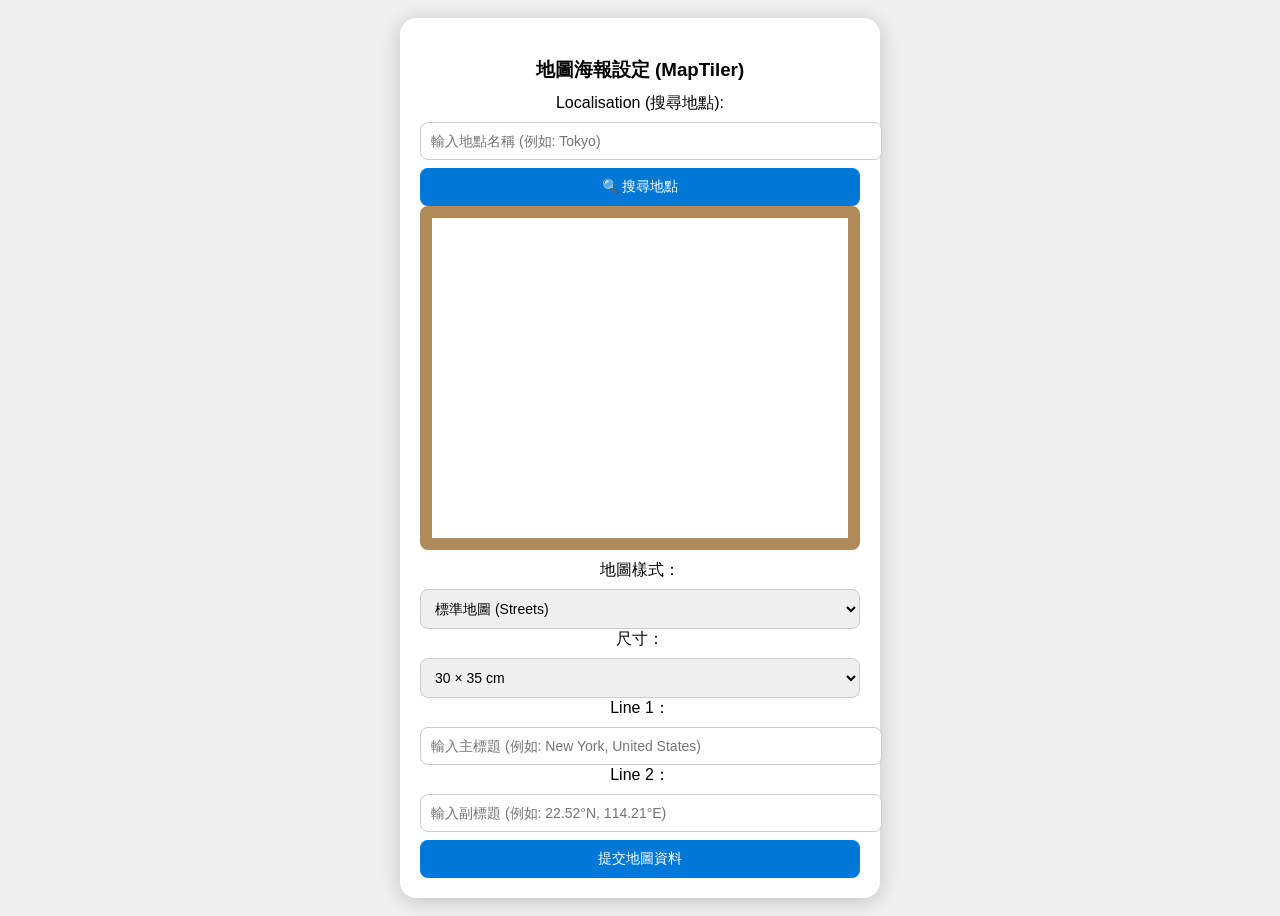
<file: maptiler3.html>
<!DOCTYPE html>
<html lang="zh-Hant">
<head>
<meta charset="utf-8" />
<title>地圖海報生成器 (MapTiler SDK)</title>

<!-- MapTiler SDK -->
<link href="https://cdn.maptiler.com/maptiler-sdk-js/v2.3.0/maptiler-sdk.css" rel="stylesheet" />
<script src="https://cdn.maptiler.com/maptiler-sdk-js/v2.3.0/maptiler-sdk.umd.js"></script>

<style>
  body {
    font-family: "Segoe UI", sans-serif;
    background: #f0f0f0;
    display: flex;
    justify-content: center;
    align-items: center;
    height: 100vh;
  }

  form {
    background: white;
    padding: 20px;
    border-radius: 16px;
    box-shadow: 0 3px 20px rgba(0,0,0,0.2);
    width: 440px;
    text-align: center;
  }

  #map-container {
    border: 12px solid #b08a58;
    border-radius: 8px;
    margin-bottom: 10px;
    position: relative;
    background: white;
  }

  #map {
    height: 320px;
    width: 100%;
    border-radius: 6px;
  }

  input, select, button {
    width: 100%;
    padding: 10px;
    margin-top: 8px;
    border-radius: 8px;
    border: 1px solid #ccc;
    font-size: 14px;
  }

  button {
    background: #0078d7;
    color: white;
    border: none;
    cursor: pointer;
  }

  button:hover {
    background: #005ea6;
  }

  h3 {
    margin-bottom: 10px;
  }
</style>
</head>
<body>

<form onsubmit="submitForm(event)">
  <h3>地圖海報設定 (MapTiler)</h3>
  
  <label>Localisation (搜尋地點):</label>
  <input type="text" id="searchBox" placeholder="輸入地點名稱 (例如: Tokyo)" />
  <button type="button" onclick="searchLocation()">🔍 搜尋地點</button>

  <div id="map-container">
    <div id="map"></div>
  </div>

  <label>地圖樣式：</label>
  <select id="styleSelect" onchange="changeStyle(this.value)">
    <option value="streets-v2">標準地圖 (Streets)</option>
    <option value="topo-v2">地形 (Topo)</option>
    <option value="toner">黑白 (Toner)</option>
    <option value="hybrid">衛星圖 (Satellite)</option>
    <option value="019a494f-40d6-7dba-b962-6a9805f9a927">暗黑金 (Dark and Gold)</option>
  </select>

  <label>尺寸：</label>
  <select id="sizeSelect">
    <option value="30x35">30 × 35 cm</option>
    <option value="40x45">40 × 45 cm</option>
    <option value="60x70">60 × 70 cm</option>
  </select>

  <label>Line 1：</label>
  <input type="text" id="line1" placeholder="輸入主標題 (例如: New York, United States)" />

  <label>Line 2：</label>
  <input type="text" id="line2" placeholder="輸入副標題 (例如: 22.52°N, 114.21°E)" />

  <button type="submit">提交地圖資料</button>
</form>

<script>
  // ✅ 換成你的 MapTiler API Key
  const MAPTILER_KEY = "41uGlS49ziRg4ChbWBH9";

  // 初始化 MapTiler SDK 設定
  maptilersdk.config.apiKey = MAPTILER_KEY;

  // 初始化地圖（預設用街道樣式）
  let map = new maptilersdk.Map({
    container: 'map',
    style: `https://api.maptiler.com/maps/streets-v2/style.json?key=${MAPTILER_KEY}`,
    center: [114.1694, 22.3193],
    zoom: 11
  });

  // 🗺️ 切換地圖樣式
  function changeStyle(styleId) {
    const url = `https://api.maptiler.com/maps/${styleId}/style.json?key=${MAPTILER_KEY}`;
    map.setStyle(url);
  }

  // 🔍 搜尋地點
  async function searchLocation() {
    const query = document.getElementById("searchBox").value.trim();
    if (!query) return alert("請輸入地點名稱");

    const url = `https://nominatim.openstreetmap.org/search?format=json&q=${encodeURIComponent(query)}`;
    try {
      const res = await fetch(url);
      const results = await res.json();

      if (results.length === 0) {
        alert("找不到該地點，請嘗試其他名稱");
        return;
      }

      const { lat, lon, display_name } = results[0];
      map.flyTo({ center: [lon, lat], zoom: 12 });
      document.getElementById("line1").value = display_name;
      document.getElementById("line2").value = `${parseFloat(lat).toFixed(2)}°N, ${parseFloat(lon).toFixed(2)}°E`;
    } catch (err) {
      console.error(err);
      alert("搜尋失敗");
    }
  }

  // 📤 提交表單
  function submitForm(e) {
    e.preventDefault();

    const center = map.getCenter();
    const bounds = map.getBounds();

    const data = {
      localisation: document.getElementById("searchBox").value,
      mapStyle: document.getElementById("styleSelect").value,
      size: document.getElementById("sizeSelect").value,
      line1: document.getElementById("line1").value,
      line2: document.getElementById("line2").value,
      zoom: map.getZoom(),
      center: { lat: center.lat, lng: center.lng },
      bounds: {
        south: bounds.getSouth(),
        west: bounds.getWest(),
        north: bounds.getNorth(),
        east: bounds.getEast()
      }
    };

    console.log(data);

    alert(
      `✅ 提交資料：\n\n` +
      `地點：${data.localisation}\n` +
      `樣式：${data.mapStyle}\n尺寸：${data.size}\n` +
      `Line1：${data.line1}\nLine2：${data.line2}\n\n` +
      `中心：${data.center.lat.toFixed(4)}, ${data.center.lng.toFixed(4)}\n` +
      `地圖範圍：南=${data.bounds.south.toFixed(4)}, 西=${data.bounds.west.toFixed(4)}\n北=${data.bounds.north.toFixed(4)}, 東=${data.bounds.east.toFixed(4)}`
    );
  }
</script>

</body>
</html>
</file>
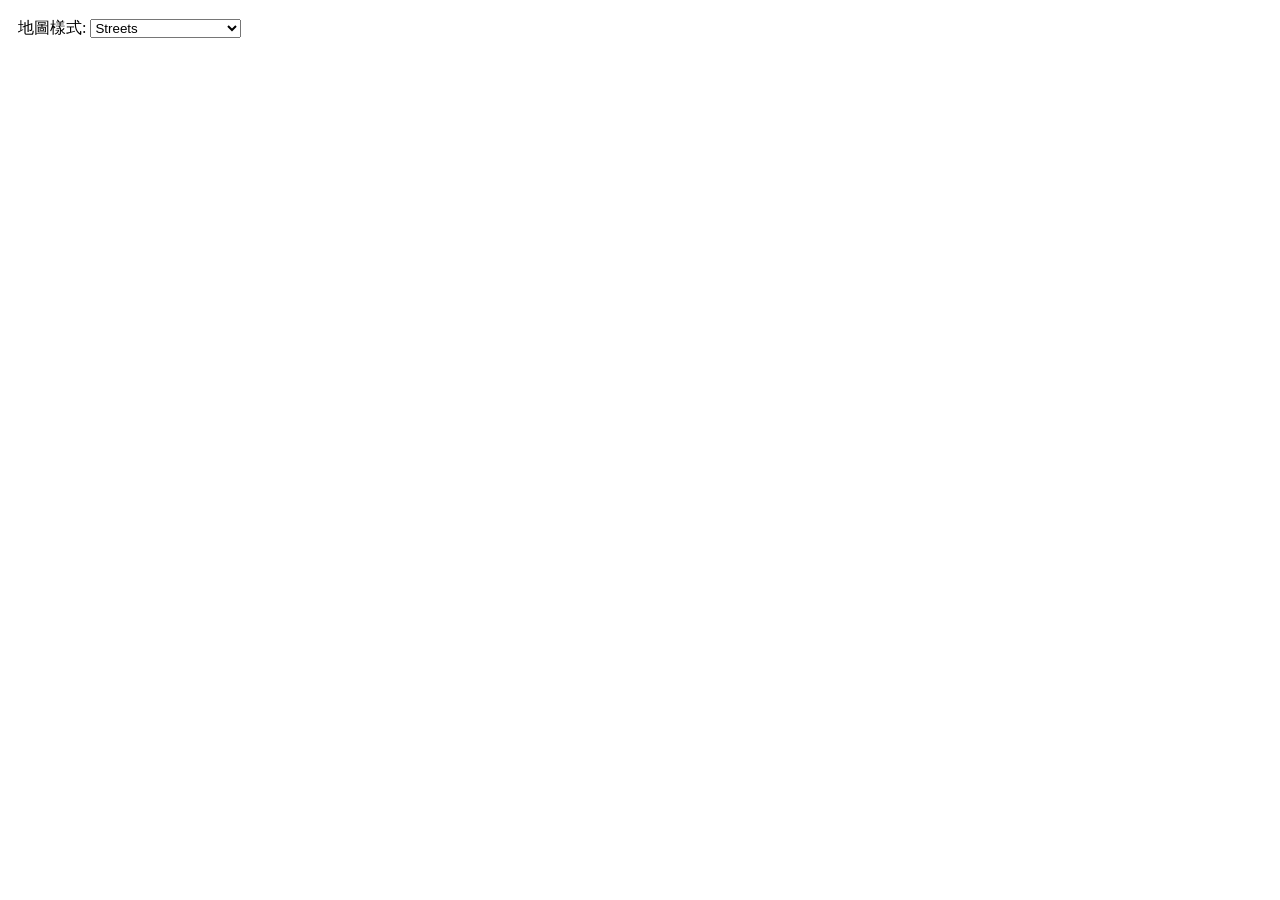
<file: try2.html>
<!DOCTYPE html>
<html>
<head>
  <meta charset="utf-8">
  <title>MapTiler 自訂 Dark and Gold Style</title>
  <meta name="viewport" content="width=device-width, initial-scale=1.0">
  <!-- MapTiler SDK -->
  <link href="https://cdn.maptiler.com/maptiler-sdk-js/v2.3.0/maptiler-sdk.css" rel="stylesheet">
  <script src="https://cdn.maptiler.com/maptiler-sdk-js/v2.3.0/maptiler-sdk.umd.js"></script>
  <style>
    html, body { margin:0; padding:0; height:100%; }
    #map { width:100%; height:100vh; }
    #controls {
      position:absolute;
      top:10px; left:10px;
      background:white; padding:8px; border-radius:8px; z-index:10;
    }
  </style>
</head>
<body>

  <div id="controls">
    <label for="mapStyle">地圖樣式:</label>
    <select id="mapStyle">
      <option value="streets-v2">Streets</option>
      <option value="topo-v2">Topo</option>
      <option value="toner">Black & White (Toner)</option>
      <option value="hybrid">Satellite</option>
      <option value="019a494f-40d6-7dba-b962-6a9805f9a927">Dark and Gold</option>
    </select>
  </div>

  <div id="map"></div>

  <script>
    // 🔑 換成你的 MapTiler API key
    maptilersdk.config.apiKey = '41uGlS49ziRg4ChbWBH9';

    // 預設地圖
    let map = new maptilersdk.Map({
      container: 'map',
      style: maptilersdk.MapStyle.STREETS,
      center: [114.1694, 22.3193],
      zoom: 11
    });

    // 當使用者改變樣式
    document.getElementById('mapStyle').addEventListener('change', function() {
      const selected = this.value;
      if (selected.startsWith('019a')) {
        // 你的自訂 style ID（MapTiler Cloud）
        map.setStyle(`https://api.maptiler.com/maps/${selected}/style.json?key=${maptilersdk.config.apiKey}`);
      } else {
        // 預設 MapTiler SDK 內建樣式
        map.setStyle(`https://api.maptiler.com/maps/${selected}/style.json?key=${maptilersdk.config.apiKey}`);
      }
    });
  </script>
</body>
</html>
</file>
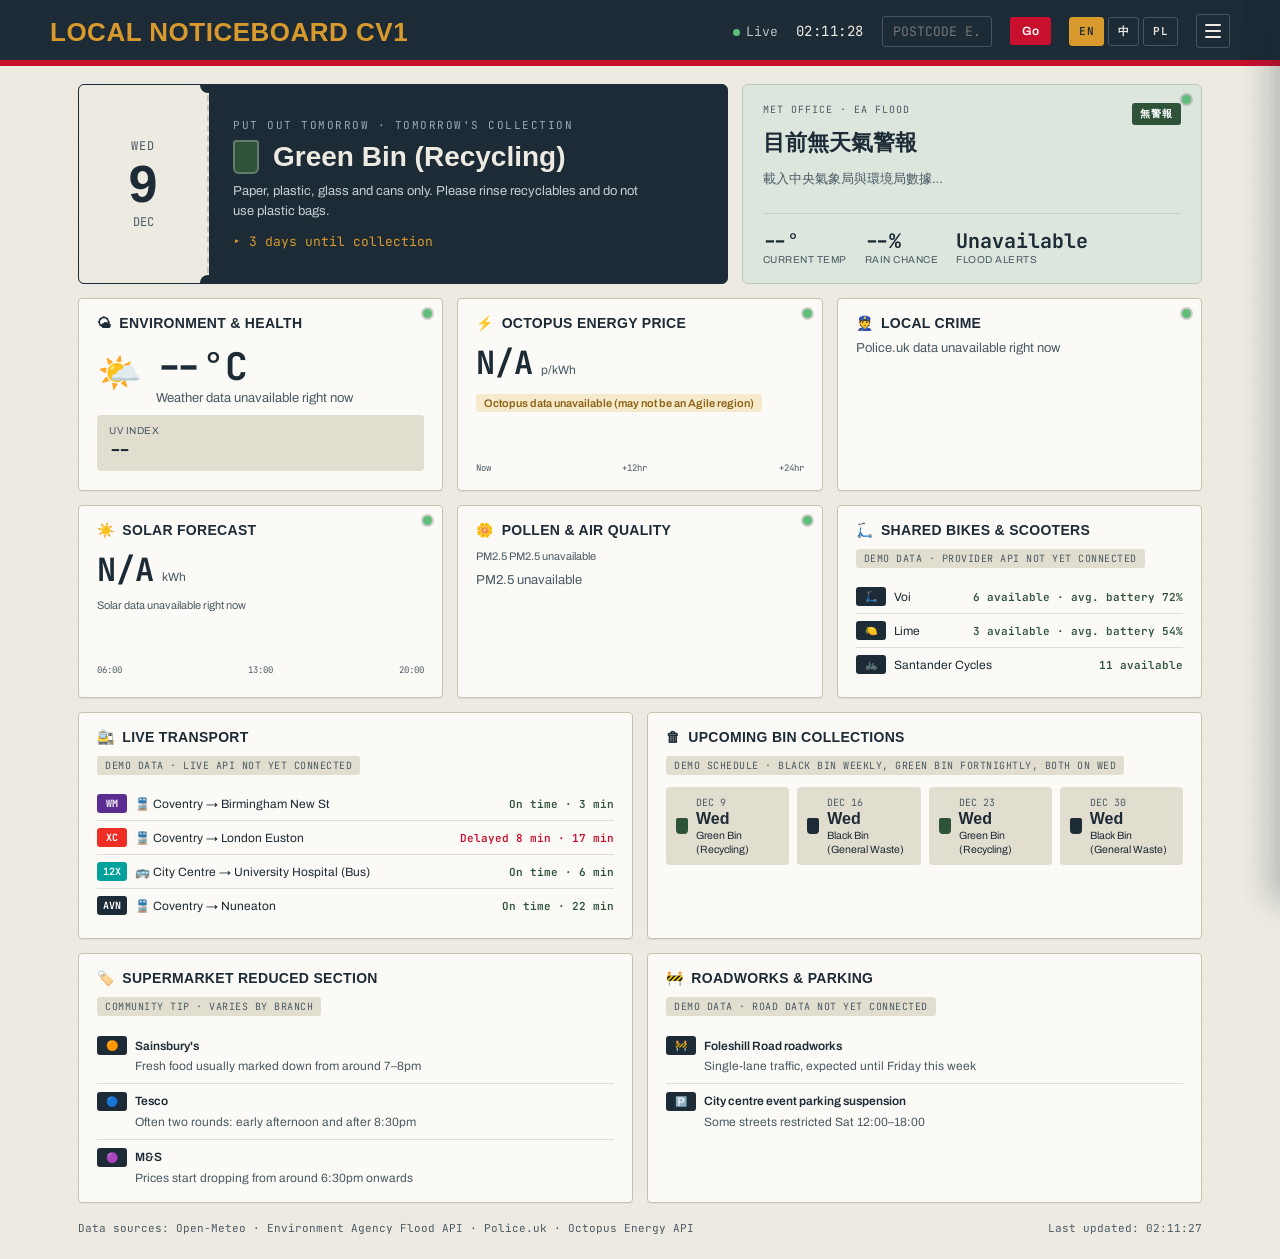
<file: uk-local-dashboard.html>
<!DOCTYPE html>
<html lang="zh-Hant">
<head>
<meta charset="UTF-8">
<meta name="viewport" content="width=device-width, initial-scale=1.0">
<title>本區生活告示板</title>
<style>
@import url('https://fonts.googleapis.com/css2?family=Archivo+Expanded:wght@600;700;800&family=Archivo:wght@400;500;600&family=JetBrains+Mono:wght@400;500;700&display=swap');

:root{
  --paper:#EDEAE2;
  --paper-dim:#E2DECF;
  --ink:#1D2B36;
  --ink-soft:#4A5A64;
  --line:#C9C2AE;
  --red:#C8102E;
  --red-dim:#F4DADE;
  --amber:#D89A2C;
  --amber-dim:#F7E9CC;
  --green:#2E5339;
  --green-dim:#DCE6DD;
  --card:#FBFAF6;
  --shadow: 0 1px 0 rgba(29,43,54,0.06);
  /* fixed "always dark" chrome — masthead / hero-bin / panel-head keep this look in both themes */
  --chrome-bg:#1D2B36;
  --chrome-text:#EDEAE2;
  --chrome-text-soft:#4A5A64;
}

body.dark-mode{
  --paper:#14181C;
  --paper-dim:#1B2126;
  --ink:#E7E4DC;
  --ink-soft:#8B949B;
  --line:#333B42;
  --red-dim:#3A1E24;
  --amber-dim:#332A18;
  --green-dim:#182A1F;
  --card:#1E2429;
  --shadow: 0 1px 0 rgba(0,0,0,0.3);
}
body.dark-mode .alert-card.clear{ border-color:#2f4a37; }
body.dark-mode .alert-card.amber{ border-color:#5c4a22; }
body.dark-mode .alert-card.red{ border-color:#5c2733; }

*{box-sizing:border-box; margin:0; padding:0;}

body{
  background:var(--paper);
  background-image:
    repeating-linear-gradient(0deg, transparent, transparent 39px, rgba(29,43,54,0.025) 40px);
  color:var(--ink);
  font-family:'Archivo', -apple-system, sans-serif;
  min-height:100vh;
  padding:0 0 24px 0;
}

/* ===== MASTHEAD ===== */
.masthead{
  background:var(--chrome-bg);
  color:var(--chrome-text);
  padding:14px 28px 12px;
  border-bottom:6px solid var(--red);
  position:sticky;
  top:0;
  z-index:100;
}
.masthead-row{
  display:flex;
  justify-content:space-between;
  align-items:flex-end;
  flex-wrap:wrap;
  gap:14px;
  max-width:1180px;
  margin:0 auto;
}
.masthead h1{
  font-family:'Archivo Expanded', sans-serif;
  font-weight:800;
  font-size:26px;
  letter-spacing:0.5px;
  text-transform:uppercase;
}
.masthead h1 span{ color:var(--amber); }
.masthead-meta{
  display:flex;
  align-items:center;
  gap:18px;
  font-family:'JetBrains Mono', monospace;
  font-size:13px;
  color:#B9C2C7;
}
.pc-input{
  background:transparent;
  border:1px solid #46565f;
  color:var(--chrome-text);
  font-family:'JetBrains Mono', monospace;
  font-size:13px;
  padding:6px 10px;
  border-radius:3px;
  width:110px;
  text-transform:uppercase;
}
.pc-input:focus{ outline:2px solid var(--amber); border-color:var(--amber); }
.pc-go{
  background:var(--red);
  color:#fff;
  border:none;
  font-family:'Archivo', sans-serif;
  font-weight:600;
  font-size:12px;
  padding:7px 12px;
  border-radius:3px;
  cursor:pointer;
  letter-spacing:0.3px;
}
.pc-go:hover{ background:#a80d24; }
.lang-switch{ display:flex; gap:4px; }
.lang-btn{
  background:transparent;
  border:1px solid #46565f;
  color:var(--chrome-text);
  font-family:'JetBrains Mono', monospace;
  font-size:11px;
  font-weight:600;
  padding:6px 9px;
  border-radius:3px;
  cursor:pointer;
  letter-spacing:0.3px;
}
.lang-btn:hover{ border-color:var(--amber); }
.lang-btn.active{ background:var(--amber); border-color:var(--amber); color:#1D2B36; }
.clock{
  font-family:'JetBrains Mono', monospace;
  font-size:14px;
  color:var(--chrome-text);
  letter-spacing:0.5px;
}
.status-dot{
  display:inline-block;
  width:7px; height:7px;
  border-radius:50%;
  background:#5fbf7a;
  margin-right:6px;
  animation:pulse 2s infinite;
}
@keyframes pulse{ 0%,100%{opacity:1} 50%{opacity:0.35} }

/* ===== LAYOUT ===== */
.board{
  max-width:1180px;
  margin:18px auto 0;
  padding:0 28px;
  display:grid;
  grid-template-columns:repeat(12, 1fr);
  gap:14px;
}
.eyebrow{
  font-family:'JetBrains Mono', monospace;
  font-size:11px;
  letter-spacing:1.5px;
  text-transform:uppercase;
  color:var(--ink-soft);
  margin-bottom:8px;
  display:flex;
  align-items:center;
  gap:8px;
}
.eyebrow::after{
  content:'';
  flex:1;
  height:1px;
  background:var(--line);
}

.card{
  background:var(--card);
  border:1px solid var(--line);
  border-radius:4px;
  box-shadow:var(--shadow);
  padding:16px 18px;
  position:relative;
  overflow:hidden;
}
.card h3{
  font-family:'Archivo Expanded', sans-serif;
  font-weight:700;
  font-size:14px;
  text-transform:uppercase;
  letter-spacing:0.3px;
  margin-bottom:10px;
  display:flex;
  align-items:center;
  gap:8px;
}

/* ===== HERO: BIN DAY ===== */
.hero-bin{
  grid-column:span 7;
  background:var(--chrome-bg);
  color:var(--chrome-text);
  border-radius:6px;
  padding:0;
  display:flex;
  align-items:stretch;
  min-height:200px;
  overflow:hidden;
  border:1px solid var(--ink);
}
.bin-tear{
  width:130px;
  background:var(--chrome-text);
  color:var(--chrome-bg);
  display:flex;
  flex-direction:column;
  align-items:center;
  justify-content:center;
  border-right:2px dashed var(--line);
  position:relative;
  flex-shrink:0;
}
.bin-tear::before, .bin-tear::after{
  content:'';
  position:absolute;
  width:16px; height:16px;
  background:var(--chrome-bg);
  border-radius:50%;
  right:-9px;
}
.bin-tear::before{ top:-8px; }
.bin-tear::after{ bottom:-8px; }
.bin-tear .dow{
  font-family:'JetBrains Mono', monospace;
  font-size:12px;
  letter-spacing:1px;
  color:var(--chrome-text-soft);
  text-transform:uppercase;
}
.bin-tear .dom{
  font-family:'Archivo Expanded', sans-serif;
  font-weight:800;
  font-size:52px;
  line-height:1;
  margin:4px 0;
}
.bin-tear .mon{
  font-family:'JetBrains Mono', monospace;
  font-size:12px;
  text-transform:uppercase;
  color:var(--chrome-text-soft);
}
.bin-main{
  flex:1;
  padding:20px 24px;
  display:flex;
  flex-direction:column;
  justify-content:center;
  gap:8px;
}
.bin-eyebrow{
  font-family:'JetBrains Mono', monospace;
  font-size:11px;
  letter-spacing:1.5px;
  text-transform:uppercase;
  color:#9AABB3;
}
.bin-name{
  font-family:'Archivo Expanded', sans-serif;
  font-weight:800;
  font-size:28px;
  display:flex;
  align-items:center;
  gap:14px;
  line-height:1.05;
}
.bin-swatch{
  width:26px; height:34px;
  border-radius:3px 3px 6px 6px;
  flex-shrink:0;
  border:2px solid rgba(255,255,255,0.25);
}
.bin-note{
  font-size:13px;
  color:#C7CFD3;
  max-width:420px;
  line-height:1.5;
}
.bin-countdown{
  font-family:'JetBrains Mono', monospace;
  font-size:13px;
  color:var(--amber);
  margin-top:4px;
}
.bin-toggle{
  position:absolute;
  top:16px; right:16px;
  display:flex;
  gap:6px;
}
.bin-dot{
  width:8px; height:8px;
  border-radius:50%;
  background:rgba(255,255,255,0.2);
}
.bin-dot.active{ background:var(--amber); }

/* ===== HERO: WEATHER/FLOOD ALERT ===== */
.hero-alert{
  grid-column:span 5;
  border-radius:6px;
  display:flex;
  flex-direction:column;
  min-height:200px;
}
.alert-card{
  flex:1;
  border-radius:6px;
  padding:18px 20px;
  display:flex;
  flex-direction:column;
  justify-content:space-between;
  border:1px solid var(--line);
  position:relative;
}
.alert-card.clear{ background:var(--green-dim); border-color:#b9cabb; }
.alert-card.amber{ background:var(--amber-dim); border-color:#e2c485; }
.alert-card.red{ background:var(--red-dim); border-color:#e5aab3; }
.alert-top{ display:flex; justify-content:space-between; align-items:flex-start; }
.alert-badge{
  font-family:'JetBrains Mono', monospace;
  font-size:10px;
  letter-spacing:1px;
  text-transform:uppercase;
  padding:4px 8px;
  border-radius:3px;
  font-weight:700;
}
.alert-badge.clear{ background:var(--green); color:#fff; }
.alert-badge.amber{ background:var(--amber); color:#fff; }
.alert-badge.red{ background:var(--red); color:#fff; }
.alert-headline{
  font-family:'Archivo Expanded', sans-serif;
  font-weight:800;
  font-size:22px;
  margin-top:14px;
  line-height:1.15;
}
.alert-sub{
  font-size:13px;
  color:var(--ink-soft);
  margin-top:8px;
  line-height:1.5;
}
.alert-stats{
  display:flex;
  gap:18px;
  margin-top:16px;
  padding-top:14px;
  border-top:1px solid rgba(29,43,54,0.12);
}
.alert-stat .n{ font-family:'JetBrains Mono', monospace; font-weight:700; font-size:20px; }
.alert-stat .l{ font-size:10px; text-transform:uppercase; letter-spacing:0.5px; color:var(--ink-soft); }

/* ===== ROW: 3-up modules ===== */
.mod-3{ grid-column:span 4; min-height:160px; }
.mod-4{ grid-column:span 6; min-height:160px; }
.mod-full{ grid-column:span 12; }

/* Weather module */
.weather-now{ display:flex; align-items:center; gap:14px; margin-bottom:10px; }
.weather-icon{ font-size:36px; line-height:1; flex-shrink:0; }
.weather-temp{ font-family:'JetBrains Mono', monospace; font-weight:700; font-size:38px; }
.weather-desc{ font-size:13px; color:var(--ink-soft); }
.uv-pollen-row{ display:flex; gap:10px; }
.card.sky-dark-text h3, .card.sky-dark-text .weather-temp{ color:#1D2B36; }
.card.sky-light-text h3, .card.sky-light-text .weather-temp{ color:#F5F7FA; }
.card.sky-dark-text .weather-desc{ color:#3A4750; }
.card.sky-light-text .weather-desc{ color:#E3E8ED; }
.card.sky-dark-text .pill{ background:rgba(255,255,255,0.5); }
.card.sky-light-text .pill{ background:rgba(255,255,255,0.14); }
.card.sky-dark-text .pill .pl{ color:#3A4750; }
.card.sky-light-text .pill .pl{ color:#D7DEE5; }
.pill{
  flex:1;
  background:var(--paper-dim);
  border-radius:4px;
  padding:10px 12px;
}
.pill .pl{ font-size:10px; text-transform:uppercase; letter-spacing:0.5px; color:var(--ink-soft); }
.pill .pv{ font-family:'JetBrains Mono', monospace; font-weight:700; font-size:18px; margin-top:2px; }
.pill .pv.low{ color:var(--green); }
.pill .pv.mid{ color:var(--amber); }
.pill .pv.high{ color:var(--red); }

/* Energy module */
.price-now{
  display:flex;
  align-items:baseline;
  gap:8px;
  margin-bottom:6px;
}
.price-big{ font-family:'JetBrains Mono', monospace; font-weight:700; font-size:32px; }
.price-unit{ font-size:12px; color:var(--ink-soft); }
.price-tag{
  display:inline-block;
  font-size:11px;
  padding:3px 8px;
  border-radius:3px;
  font-weight:600;
  margin-top:4px;
}
.price-tag.cheap{ background:var(--green-dim); color:var(--green); }
.price-tag.mid{ background:var(--amber-dim); color:#8a6414; }
.price-tag.exp{ background:var(--red-dim); color:var(--red); }
.spark{ display:flex; align-items:flex-end; gap:2px; height:36px; margin-top:10px; }
.spark-bar{ flex:1; background:var(--paper-dim); border-radius:1px 1px 0 0; min-height:2px; }
.spark-bar.now{ background:var(--ink); }
.spark-labels{ display:flex; justify-content:space-between; font-family:'JetBrains Mono', monospace; font-size:9px; color:var(--ink-soft); margin-top:4px; }

/* Crime module */
.crime-list{ display:flex; flex-direction:column; gap:10px; }
.crime-row{ display:flex; justify-content:space-between; align-items:center; font-size:13px; padding-bottom:9px; border-bottom:1px solid var(--paper-dim); }
.crime-row:last-child{ border-bottom:none; padding-bottom:0; }
.crime-cat{ color:var(--ink); }
.crime-n{ font-family:'JetBrains Mono', monospace; font-weight:700; color:var(--ink-soft); }

/* Pollen breakdown module */
.pollen-row{ display:flex; align-items:center; font-size:12px; padding:6px 0; gap:10px; }
.pollen-row .pr-label{ width:44px; flex-shrink:0; color:var(--ink-soft); }
.pollen-row .pr-track{ flex:1; height:6px; background:var(--paper-dim); border-radius:3px; overflow:hidden; }
.pollen-row .pr-fill{ height:100%; border-radius:3px; }
.pollen-row .pr-fill.low{ background:var(--green); }
.pollen-row .pr-fill.mid{ background:var(--amber); }
.pollen-row .pr-fill.high{ background:var(--red); }
.pollen-row .pr-value{ width:38px; flex-shrink:0; text-align:right; font-family:'JetBrains Mono', monospace; font-weight:700; }

/* Transport module */
.transit-row{
  display:flex;
  justify-content:space-between;
  align-items:center;
  gap:8px;
  padding:7px 0;
  border-bottom:1px solid var(--paper-dim);
}
.transit-row:last-child{ border-bottom:none; }
.transit-line{ display:flex; align-items:center; gap:8px; font-size:12px; min-width:0; }
.transit-line span:last-child{ overflow:hidden; text-overflow:ellipsis; white-space:nowrap; }
.transit-badge{
  font-family:'JetBrains Mono', monospace;
  font-size:10px;
  font-weight:700;
  padding:3px 6px;
  border-radius:3px;
  color:#fff;
  min-width:30px;
  text-align:center;
  flex-shrink:0;
}
.transit-status{ font-family:'JetBrains Mono', monospace; font-size:11px; font-weight:600; flex-shrink:0; white-space:nowrap; }

/* Two-line info row (roadworks / supermarket deals — longer detail text) */
.info-row{ padding:8px 0; border-bottom:1px solid var(--paper-dim); font-size:12px; }
.info-row:last-child{ border-bottom:none; padding-bottom:0; }
.info-row-top{ display:flex; align-items:center; gap:8px; font-weight:600; margin-bottom:3px; }
.info-row-detail{ color:var(--ink-soft); padding-left:38px; line-height:1.4; }
.transit-status.good{ color:var(--green); }
.transit-status.bad{ color:var(--red); }

/* Live (real API) data indicator */
.live-badge{
  position:absolute;
  top:10px;
  right:10px;
  width:9px;
  height:9px;
  border-radius:50%;
  background:#5fbf7a;
  box-shadow:0 0 0 2px rgba(0,0,0,0.18);
  animation:pulse 2s infinite;
  z-index:5;
}

/* Demo data tag */
.demo-tag{
  display:inline-block;
  font-family:'JetBrains Mono', monospace;
  font-size:10px;
  letter-spacing:0.5px;
  text-transform:uppercase;
  color:var(--ink-soft);
  background:var(--paper-dim);
  padding:3px 8px;
  border-radius:3px;
  margin-bottom:12px;
}

/* Bin schedule strip */
.bin-strip{ display:flex; gap:8px; flex-wrap:wrap; }
.bin-strip-item{
  flex:1;
  min-width:100px;
  background:var(--paper-dim);
  border-radius:4px;
  padding:9px 10px;
  display:flex;
  align-items:center;
  gap:8px;
}
.bin-strip-swatch{ width:12px; height:16px; border-radius:2px 2px 4px 4px; flex-shrink:0; }
.bin-strip-item .bsi-date{ font-family:'JetBrains Mono', monospace; font-size:10px; color:var(--ink-soft); }
.bin-strip-item .bsi-dow{ font-family:'Archivo Expanded', sans-serif; font-weight:800; font-size:16px; line-height:1.2; }
.bin-strip-item .bsi-name{ font-size:10.5px; margin-top:1px; line-height:1.3; }

/* connect state */
.connect-box{
  border:1.5px dashed var(--line);
  border-radius:4px;
  padding:16px;
  text-align:center;
  color:var(--ink-soft);
  font-size:12px;
  line-height:1.6;
}
.connect-box code{
  background:var(--paper-dim);
  padding:1px 5px;
  border-radius:3px;
  font-family:'JetBrains Mono', monospace;
}

.footer-note{
  max-width:1180px;
  margin:18px auto 0;
  padding:0 28px;
  font-size:11px;
  color:var(--ink-soft);
  font-family:'JetBrains Mono', monospace;
  display:flex;
  justify-content:space-between;
  flex-wrap:wrap;
  gap:8px;
}

.loading-shimmer{
  color:var(--ink-soft);
  font-family:'JetBrains Mono', monospace;
  font-size:12px;
}

/* ===== MENU ICON + DROPDOWN ===== */
.menu-wrap{ position:relative; }
.menu-btn{
  width:34px; height:34px;
  border:1px solid #46565f;
  background:transparent;
  border-radius:3px;
  cursor:pointer;
  display:flex;
  flex-direction:column;
  align-items:center;
  justify-content:center;
  gap:4px;
  padding:0;
}
.menu-btn span{
  display:block;
  width:16px; height:2px;
  background:var(--chrome-text);
  border-radius:1px;
  transition:transform .18s ease, opacity .18s ease;
}
.menu-btn:hover span{ background:var(--amber); }
.menu-btn.open span:nth-child(1){ transform:translateY(6px) rotate(45deg); }
.menu-btn.open span:nth-child(2){ opacity:0; }
.menu-btn.open span:nth-child(3){ transform:translateY(-6px) rotate(-45deg); }

.menu-dropdown{
  position:absolute;
  top:44px; right:0;
  background:var(--card);
  border:1px solid var(--line);
  border-radius:5px;
  box-shadow:0 8px 24px rgba(29,43,54,0.18);
  min-width:190px;
  overflow:hidden;
  z-index:200;
  display:none;
}
.menu-dropdown.open{ display:block; }
.menu-item{
  display:flex;
  align-items:center;
  gap:10px;
  padding:12px 16px;
  font-size:13px;
  color:var(--ink);
  cursor:pointer;
  border-bottom:1px solid var(--paper-dim);
  font-family:'Archivo', sans-serif;
  font-weight:500;
}
.menu-item:last-child{ border-bottom:none; }
.menu-item:hover{ background:var(--paper-dim); }
.menu-item .mi-icon{
  width:18px; text-align:center;
  font-size:14px;
}

/* ===== SLIDE-OVER PANEL (shared by block manager + settings) ===== */
.panel-overlay{
  position:fixed; inset:0;
  background:rgba(29,43,54,0.45);
  z-index:300;
  display:none;
  opacity:0;
  transition:opacity .2s ease;
}
.panel-overlay.open{ display:block; opacity:1; }
.panel{
  position:fixed;
  top:0; right:0;
  bottom:0;
  width:380px;
  max-width:92vw;
  background:var(--paper);
  border-left:1px solid var(--line);
  z-index:301;
  transform:translateX(100%);
  transition:transform .25s cubic-bezier(.4,0,.2,1);
  display:flex;
  flex-direction:column;
  box-shadow:-8px 0 30px rgba(29,43,54,0.15);
}
.panel.open{ transform:translateX(0); }
.panel-head{
  background:var(--chrome-bg);
  color:var(--chrome-text);
  padding:20px 22px;
  display:flex;
  justify-content:space-between;
  align-items:center;
  border-bottom:4px solid var(--amber);
}
.panel-head h2{
  font-family:'Archivo Expanded', sans-serif;
  font-weight:800;
  font-size:16px;
  text-transform:uppercase;
  letter-spacing:0.3px;
}
.panel-close{
  width:28px; height:28px;
  border:none;
  background:transparent;
  color:var(--chrome-text);
  font-size:18px;
  cursor:pointer;
  line-height:1;
  border-radius:3px;
}
.panel-close:hover{ background:rgba(255,255,255,0.12); }
.panel-body{
  flex:1;
  overflow-y:auto;
  padding:20px 22px;
}
.panel-section-label{
  font-family:'JetBrains Mono', monospace;
  font-size:11px;
  letter-spacing:1px;
  text-transform:uppercase;
  color:var(--ink-soft);
  margin:18px 0 10px;
}
.panel-section-label:first-child{ margin-top:0; }

/* block manager rows */
.block-row{
  display:flex;
  align-items:center;
  justify-content:space-between;
  background:var(--card);
  border:1px solid var(--line);
  border-radius:4px;
  padding:12px 14px;
  margin-bottom:8px;
}
.block-row-left{ display:flex; align-items:center; gap:10px; }
.block-row-icon{ font-size:16px; width:20px; text-align:center; }
.block-row-name{ font-size:13px; font-weight:600; }
.block-row-desc{ font-size:11px; color:var(--ink-soft); margin-top:1px; }
.block-toggle{
  position:relative;
  width:40px; height:22px;
  border-radius:11px;
  background:var(--line);
  border:none;
  cursor:pointer;
  flex-shrink:0;
  transition:background .18s ease;
}
.block-toggle.on{ background:var(--green); }
.block-toggle::after{
  content:'';
  position:absolute;
  top:2px; left:2px;
  width:18px; height:18px;
  border-radius:50%;
  background:#fff;
  transition:transform .18s ease;
  box-shadow:0 1px 2px rgba(0,0,0,0.25);
}
.block-toggle.on::after{ transform:translateX(18px); }
.block-row.disabled{ opacity:0.55; }

/* settings form */
.setting-row{ margin-bottom:18px; }
.setting-label{
  font-size:12px;
  font-weight:600;
  margin-bottom:6px;
  display:block;
}
.setting-hint{
  font-size:11px;
  color:var(--ink-soft);
  margin-top:5px;
  line-height:1.5;
}
.setting-input, .setting-select{
  width:100%;
  padding:9px 11px;
  border:1px solid var(--line);
  border-radius:4px;
  background:var(--card);
  font-family:'Archivo', sans-serif;
  font-size:13px;
  color:var(--ink);
}
.setting-input:focus, .setting-select:focus{ outline:2px solid var(--amber); border-color:var(--amber); }
.setting-toggle-row{
  display:flex;
  justify-content:space-between;
  align-items:center;
  padding:10px 0;
  border-bottom:1px solid var(--paper-dim);
}
.setting-toggle-row:last-child{ border-bottom:none; }
.panel-save{
  width:100%;
  background:var(--red);
  color:#fff;
  border:none;
  font-family:'Archivo', sans-serif;
  font-weight:700;
  font-size:13px;
  padding:12px;
  border-radius:4px;
  cursor:pointer;
  margin-top:6px;
  letter-spacing:0.3px;
}
.panel-save:hover{ background:#a80d24; }
.panel-empty{
  text-align:center;
  color:var(--ink-soft);
  font-size:12px;
  padding:30px 10px;
  line-height:1.6;
}

@media (max-width:900px){
  .board{ grid-template-columns:repeat(6,1fr); }
  .hero-bin{ grid-column:span 6; }
  .hero-alert{ grid-column:span 6; }
  .mod-3{ grid-column:span 3; }
  .mod-4{ grid-column:span 6; }
  .mod-full{ grid-column:span 6; }
}
@media (max-width:600px){
  .board{ grid-template-columns:1fr; padding:0 16px; }
  .hero-bin{ grid-column:1; flex-direction:column; min-height:auto; }
  .bin-tear{ width:100%; flex-direction:row; gap:10px; border-right:none; border-bottom:2px dashed var(--line); padding:14px 0; }
  .bin-tear::before,.bin-tear::after{ display:none; }
  .hero-alert{ grid-column:1; }
  .mod-3, .mod-4, .mod-full{ grid-column:1; }
  .masthead-row{ flex-direction:column; align-items:flex-start; }
  .panel{ width:100vw; max-width:100vw; }
}

@media (prefers-reduced-motion: reduce){
  .status-dot, .live-badge{ animation:none; }
}
</style>
</head>
<body>

<div class="masthead">
  <div class="masthead-row">
    <h1><span id="siteTitle">本區告示板</span> <span id="pcLabel">CV1</span></h1>
    <div class="masthead-meta">
      <span><span class="status-dot"></span><span id="liveStatus">即時更新中</span></span>
      <span class="clock" id="clockDisplay">--:--:--</span>
      <input class="pc-input" id="pcInput" placeholder="郵區 e.g. CV1" maxlength="8">
      <button class="pc-go" id="pcGo">更新</button>
      <div class="lang-switch" id="langSwitch">
        <button class="lang-btn" data-lang="en" title="English">EN</button>
        <button class="lang-btn" data-lang="zh" title="繁體中文">中</button>
        <button class="lang-btn" data-lang="pl" title="Polski">PL</button>
      </div>
      <div class="menu-wrap">
        <button class="menu-btn" id="menuBtn" aria-label="選單" aria-haspopup="true" aria-expanded="false">
          <span></span><span></span><span></span>
        </button>
        <div class="menu-dropdown" id="menuDropdown">
          <div class="menu-item" id="openBlocksItem"><span class="mi-icon">▦</span><span id="menuBlocksLabel">加減 Block</span></div>
          <div class="menu-item" id="openSettingsItem"><span class="mi-icon">⚙</span><span id="menuSettingsLabel">Setting</span></div>
        </div>
      </div>
    </div>
  </div>
</div>

<div class="board" id="board">

  <!-- HERO: BIN COLLECTION -->
  <div class="hero-bin" data-block="bin">
    <div class="bin-tear">
      <div class="dow" id="binDow">週三</div>
      <div class="dom" id="binDom">19</div>
      <div class="mon" id="binMon">AUG</div>
    </div>
    <div class="bin-main">
      <div class="bin-toggle" id="binToggle"></div>
      <div class="bin-eyebrow" id="binEyebrow">明天請推出 · TOMORROW'S COLLECTION</div>
      <div class="bin-name">
        <span class="bin-swatch" id="binSwatch" style="background:#1D2B36;"></span>
        <span id="binName">Black Bin（一般垃圾）</span>
      </div>
      <div class="bin-note" id="binNote">請於晚上放至路邊，收集時間約早上 6:30–8:00。逾期未推出將順延至下週。</div>
      <div class="bin-countdown" id="binCountdown">▸ 距離收集尚有 18 小時</div>
    </div>
  </div>

  <!-- HERO: WEATHER/FLOOD ALERT -->
  <div class="hero-alert" data-block="alert">
    <div class="alert-card clear" id="alertCard">
      <span class="live-badge" title="真實數據 · Live Data"></span>
      <div class="alert-top">
        <div>
          <div style="font-family:'JetBrains Mono',monospace;font-size:10px;letter-spacing:1px;color:var(--ink-soft);text-transform:uppercase;">MET OFFICE · EA FLOOD</div>
          <div class="alert-headline" id="alertHeadline">目前無天氣警報</div>
        </div>
        <span class="alert-badge clear" id="alertBadge">無警報</span>
      </div>
      <div class="alert-sub" id="alertSub">載入中央氣象局與環境局數據…</div>
      <div class="alert-stats">
        <div class="alert-stat"><div class="n" id="statTemp">--°</div><div class="l" id="statTempLabel">現時氣溫</div></div>
        <div class="alert-stat"><div class="n" id="statRain">--%</div><div class="l" id="statRainLabel">降雨機率</div></div>
        <div class="alert-stat"><div class="n" id="statFlood">--</div><div class="l" id="statFloodLabel">淹水警報</div></div>
      </div>
    </div>
  </div>

  <!-- WEATHER / UV / POLLEN -->
  <div class="card mod-3" data-block="weather">
    <span class="live-badge" title="真實數據 · Live Data"></span>
    <h3>🌤 <span id="envHeaderText">環境與健康</span></h3>
    <div class="weather-now">
      <span class="weather-icon" id="wxIcon">🌤️</span>
      <div>
        <div class="weather-temp" id="wxTemp">--°C</div>
        <div class="weather-desc" id="wxDesc">載入中…</div>
      </div>
    </div>
    <div class="uv-pollen-row">
      <div class="pill">
        <div class="pl" id="uvLabelText">UV 指數</div>
        <div class="pv" id="uvVal">--</div>
      </div>
    </div>
  </div>

  <!-- ENERGY -->
  <div class="card mod-3" data-block="energy">
    <span class="live-badge" title="真實數據 · Live Data"></span>
    <h3>⚡ <span id="energyHeaderText">Octopus 電價</span></h3>
    <div id="energyBody">
      <div class="price-now">
        <div class="price-big" id="priceNow">--</div>
        <div class="price-unit">p/kWh</div>
      </div>
      <span class="price-tag mid" id="priceTag">載入中</span>
      <div class="spark" id="sparkBars"></div>
      <div class="spark-labels"><span id="sparkNowLabel">現在</span><span>+12hr</span><span>+24hr</span></div>
    </div>
  </div>

  <!-- CRIME -->
  <div class="card mod-3" data-block="crime">
    <span class="live-badge" title="真實數據 · Live Data"></span>
    <h3>👮 <span id="crimeHeaderText">社區治安</span></h3>
    <div class="crime-list" id="crimeList">
      <div class="loading-shimmer" id="crimeLoadingText">正在讀取 Police.uk 數據…</div>
    </div>
  </div>

  <!-- SOLAR FORECAST -->
  <div class="card mod-3" data-block="solar">
    <span class="live-badge" title="真實數據 · Live Data"></span>
    <h3>☀️ <span id="solarHeaderText">太陽能發電預測</span></h3>
    <div class="price-now">
      <div class="price-big" id="solarKwh">--</div>
      <div class="price-unit">kWh</div>
    </div>
    <div class="setting-hint" id="solarHintText" style="margin:0 0 10px;">今日預計發電量（估算）</div>
    <div class="spark" id="solarSparkBars"></div>
    <div class="spark-labels"><span>06:00</span><span>13:00</span><span>20:00</span></div>
  </div>

  <!-- POLLEN BREAKDOWN -->
  <div class="card mod-3" data-block="pollen">
    <span class="live-badge" title="真實數據 · Live Data"></span>
    <h3>🌼 <span id="pollenHeaderText">花粉與空氣質素</span></h3>
    <div class="setting-hint" id="aqiLine" style="margin:0 0 8px;">PM2.5 --</div>
    <div id="pollenBreakdownList"></div>
  </div>

  <!-- MICRO-MOBILITY -->
  <div class="card mod-3" data-block="micro">
    <h3>🛴 <span id="microHeaderText">共享單車/滑板車</span></h3>
    <div class="demo-tag" id="microDemoTag">示範資料</div>
    <div id="microList"></div>
  </div>

  <!-- TRANSPORT -->
  <div class="card mod-4" data-block="transport">
    <h3>🚉 <span id="transportHeaderText">交通即時狀況</span></h3>
    <div class="demo-tag" id="transportDemoTag">示範資料 · 尚未連接即時 API</div>
    <div id="transitList"></div>
  </div>

  <!-- BIN SCHEDULE STRIP -->
  <div class="card mod-4" data-block="binSchedule">
    <h3>🗑 <span id="binScheduleHeaderText">未來垃圾收集日程</span></h3>
    <div class="demo-tag" id="binScheduleDemoTag">示範排程 · 每週三黑桶／隔週三綠桶輪替</div>
    <div class="bin-strip" id="binStrip"></div>
  </div>

  <!-- SUPERMARKET REDUCED SECTION TIPS -->
  <div class="card mod-4" data-block="deals">
    <h3>🏷️ <span id="dealsHeaderText">超市減價黃標時間</span></h3>
    <div class="demo-tag" id="dealsTag">社區經驗參考 · 各分店略有不同</div>
    <div id="dealsList"></div>
  </div>

  <!-- ROADWORKS & PARKING -->
  <div class="card mod-4" data-block="roadworks">
    <h3>🚧 <span id="roadHeaderText">路面工程與泊車限制</span></h3>
    <div class="demo-tag" id="roadDemoTag">示範資料 · 尚未連接道路數據</div>
    <div id="roadList"></div>
  </div>

</div>

<div class="footer-note">
  <span id="footerSourceText">資料來源：Open-Meteo · Environment Agency Flood API · Police.uk · Octopus Energy API</span>
  <span id="lastUpdated">最後更新：--</span>
</div>

<!-- ===== OVERLAY (shared) ===== -->
<div class="panel-overlay" id="panelOverlay"></div>

<!-- ===== BLOCK MANAGER PANEL ===== -->
<div class="panel" id="blocksPanel" role="dialog" aria-label="加減 Block">
  <div class="panel-head">
    <h2 id="blocksPanelTitleText">加減 Block</h2>
    <button class="panel-close" id="blocksPanelClose" aria-label="關閉">✕</button>
  </div>
  <div class="panel-body" id="blocksPanelBody">
    <!-- rows injected by JS -->
  </div>
</div>

<!-- ===== SETTINGS PANEL ===== -->
<div class="panel" id="settingsPanel" role="dialog" aria-label="Setting">
  <div class="panel-head">
    <h2 id="settingsPanelTitleText">Setting</h2>
    <button class="panel-close" id="settingsPanelClose" aria-label="關閉">✕</button>
  </div>
  <div class="panel-body">
    <div class="panel-section-label" id="secRegionLabel">地區設定</div>
    <div class="setting-row">
      <label class="setting-label" id="lblPostcode" for="settingPostcode">郵區 Postcode</label>
      <input class="setting-input" id="settingPostcode" placeholder="e.g. CV1 1AA">
      <div class="setting-hint" id="hintPostcode">用於定位天氣、治安及淹水資料的所在位置。</div>
    </div>

    <div class="panel-section-label" id="secElecRegionLabel">電力地區</div>
    <div class="setting-row">
      <label class="setting-label" id="lblElecRegion" for="settingElecRegion">Octopus 電力地區</label>
      <select class="setting-select" id="settingElecRegion">
        <option value="auto">自動（根據郵區判斷）</option>
        <option value="A">A</option>
        <option value="B">B</option>
        <option value="C">C</option>
        <option value="D">D</option>
        <option value="E">E</option>
        <option value="F">F</option>
        <option value="G">G</option>
        <option value="H">H</option>
        <option value="J">J</option>
        <option value="K">K</option>
        <option value="L">L</option>
        <option value="M">M</option>
        <option value="N">N</option>
        <option value="P">P</option>
      </select>
      <div class="setting-hint" id="hintElecRegion">決定使用哪個地區的電價，預設會根據郵區自動判斷。</div>
      <div class="setting-hint" id="detectedRegionHint" style="margin-top:4px;"></div>
    </div>

    <div class="panel-section-label" id="secBinLabel">垃圾收集</div>
    <div class="setting-row">
      <label class="setting-label" id="lblCouncil" for="settingCouncil">地方議會 Council</label>
      <input class="setting-input" id="settingCouncil" placeholder="e.g. Coventry City Council">
      <div class="setting-hint" id="hintCouncil">目前使用示範排程。填寫議會名稱後，未來可串接該會的實際收集日程。</div>
    </div>

    <div class="panel-section-label" id="secTransportLabel">交通</div>
    <div class="setting-row">
      <label class="setting-label" id="lblStation" for="settingStation">常用車站 / 地鐵站</label>
      <input class="setting-input" id="settingStation" placeholder="e.g. Euston / Coventry">
      <div class="setting-hint" id="hintStation">用於未來串接 TfL 或 National Rail 即時誤點資料。</div>
    </div>

    <div class="panel-section-label" id="secSolarLabel">太陽能</div>
    <div class="setting-row">
      <label class="setting-label" id="lblSolarCapacity" for="settingSolarCapacity">太陽能板容量 (kWp)</label>
      <input class="setting-input" id="settingSolarCapacity" type="number" min="0" step="0.5" placeholder="e.g. 4">
      <div class="setting-hint" id="hintSolarCapacity">用於估算今日預計發電量，一般家用系統約 3–4 kWp。</div>
    </div>

    <div class="panel-section-label" id="secLanguageLabel">語言 Language</div>
    <div class="setting-row">
      <label class="setting-label" id="lblLanguage" for="settingLanguage">介面語言</label>
      <select class="setting-select" id="settingLanguage">
        <option value="zh">繁體中文</option>
        <option value="en">English</option>
        <option value="pl">Polski</option>
        <option value="cy">Cymraeg</option>
      </select>
      <div class="setting-hint" id="hintLanguage">選擇儀表板的顯示語言，未來會加入更多語言。</div>
    </div>

    <div class="panel-section-label" id="secRefreshLabel">更新頻率</div>
    <div class="setting-row">
      <label class="setting-label" id="lblRefresh" for="settingRefresh">自動更新間隔</label>
      <select class="setting-select" id="settingRefresh">
        <option value="1">每 1 分鐘</option>
        <option value="5" selected>每 5 分鐘</option>
        <option value="15">每 15 分鐘</option>
        <option value="30">每 30 分鐘</option>
      </select>
    </div>

    <div class="panel-section-label" id="secDisplayLabel">顯示</div>
    <div class="setting-toggle-row">
      <span class="setting-label" id="lblDarkMode" style="margin-bottom:0;">深色模式</span>
      <button class="block-toggle" id="settingDarkMode"></button>
    </div>

    <button class="panel-save" id="settingsSave">儲存設定</button>
  </div>
</div>

<script>
// ============ STATE ============
let state = {
  lat: 52.4068, lon: -1.5197, // Coventry CV1 default
  postcode: 'CV1',
  council: '',
  station: '',
  solarKwp: 4,
  dnoRegion: 'auto', // Octopus/DNO GSP region letter, or 'auto' to detect from postcode
  binCycleStart: new Date('2026-08-05'), // a known Wednesday
};

// ============ BLOCK REGISTRY ============
const blockRegistry = [
  { id:'bin',         icon:'🗑' },
  { id:'alert',       icon:'⛈' },
  { id:'weather',     icon:'🌤' },
  { id:'energy',      icon:'⚡' },
  { id:'crime',       icon:'👮' },
  { id:'solar',       icon:'☀️' },
  { id:'pollen',      icon:'🌼' },
  { id:'micro',       icon:'🛴' },
  { id:'transport',   icon:'🚉' },
  { id:'binSchedule', icon:'📅' },
  { id:'deals',       icon:'🏷️' },
  { id:'roadworks',   icon:'🚧' },
];

// Crime category icons (universal, not translated)
const CRIME_ICONS = {
  'anti social behaviour':'📢', 'bicycle theft':'🚲', 'burglary':'🏠',
  'criminal damage arson':'🔥', 'drugs':'💊', 'other theft':'🧳',
  'possession of weapons':'🔫', 'public order':'📣', 'robbery':'💰',
  'shoplifting':'🛍️', 'theft from the person':'👛', 'vehicle crime':'🚗',
  'violent crime':'👊', 'other crime':'⚠️'
};

// Approximate UK postcode-area → Octopus/DNO GSP region-letter mapping.
// Best-effort from public DNO licence-area boundaries; edge cases near boundaries may be
// inaccurate — a manual override is offered in Settings for exactly this reason.
const REGION_AREA_MAP = {
  A:['CB','CM','CO','IP','NR','SG','SS','AL','LU','MK','PE','NN'],
  B:['DE','LE','LN','NG'],
  C:['E','EC','N','NW','SE','SW','W','WC','BR','CR','DA','EN','HA','IG','KT','RM','SM','TW','UB','WD'],
  D:['CH','LL','SY','CW'],
  E:['B','CV','DY','HR','ST','TF','WR','WS','WV'],
  F:['DH','DL','NE','SR','TS'],
  G:['BB','BL','CA','FY','L','LA','M','OL','PR','SK','WN','WA'],
  H:['BH','GU','HP','OX','PO','RG','SL','SO','SP'],
  J:['BN','CT','ME','RH','TN'],
  K:['CF','LD','NP','SA'],
  L:['BA','BS','DT','EX','GL','PL','SN','TA','TQ','TR'],
  M:['BD','DN','HD','HG','HU','HX','LS','S','WF','YO'],
  N:['DG','EH','FK','G','KA','KY','ML','PA','TD'],
  P:['AB','DD','IV','KW','PH','ZE','HS'],
};
const REGION_LETTERS = ['A','B','C','D','E','F','G','H','J','K','L','M','N','P'];

function detectOctopusRegion(postcode){
  if (!postcode) return null;
  const outward = postcode.trim().toUpperCase().split(' ')[0];
  const areaMatch = outward.match(/^[A-Z]+/);
  if (!areaMatch) return null;
  const area = areaMatch[0];
  for (const letter of REGION_LETTERS) {
    if (REGION_AREA_MAP[letter].includes(area)) return letter;
  }
  return null;
}

function getEffectiveRegion(){
  if (state.dnoRegion && state.dnoRegion !== 'auto') return state.dnoRegion;
  return detectOctopusRegion(state.postcode) || 'C';
}

function updateDetectedRegionHint(){
  const el = document.getElementById('detectedRegionHint');
  if (!el) return;
  const t = I18N[currentLang];
  const letter = getEffectiveRegion();
  el.textContent = t.detectedRegionText(letter, t.regionNames[letter] || letter);
}

// Weather condition → icon + sky gradient + text mode
function getWeatherVisual(code, hour){
  const night = hour < 6 || hour >= 20;
  if (code === 0) return night
    ? { icon:'🌙', gradient:'linear-gradient(160deg,#0B1C3D 0%,#1B2F5C 60%,#2E4373 100%)', text:'light' }
    : { icon:'☀️', gradient:'linear-gradient(160deg,#6EC6FF 0%,#B8E3FF 55%,#EAF6FF 100%)', text:'dark' };
  if (code === 1 || code === 2) return night
    ? { icon:'☁️', gradient:'linear-gradient(160deg,#1B2947 0%,#2C3E63 60%,#43547E 100%)', text:'light' }
    : { icon:'🌤️', gradient:'linear-gradient(160deg,#8FB8DE 0%,#C7DCEE 60%,#EAF2F8 100%)', text:'dark' };
  if (code === 3) return { icon:'☁️', gradient:'linear-gradient(160deg,#9AA7B0 0%,#C3CBD1 60%,#E4E7E9 100%)', text:'dark' };
  if (code === 45 || code === 48) return { icon:'🌫️', gradient:'linear-gradient(160deg,#B7BCC0 0%,#D6D9DB 60%,#ECEDEE 100%)', text:'dark' };
  if (code === 95) return { icon:'⛈️', gradient:'linear-gradient(160deg,#2B2438 0%,#453A56 55%,#6B5A78 100%)', text:'light' };
  if ([51,61,63,65,80].includes(code)) return { icon:'🌧️', gradient:'linear-gradient(160deg,#4C6B8A 0%,#6E8CA8 55%,#9DB4C7 100%)', text:'light' };
  if ([71,73,75].includes(code)) return { icon:'❄️', gradient:'linear-gradient(160deg,#A9C0D8 0%,#D7E4F0 55%,#F3F7FB 100%)', text:'dark' };
  return { icon:'🌤️', gradient:'linear-gradient(160deg,#8FB8DE 0%,#C7DCEE 60%,#EAF2F8 100%)', text:'dark' };
}

// ============ I18N ============
let currentLang = 'en'; // default UI language

const I18N = {
  zh: {
    title:'本區告示板', live:'即時更新中', updating:'更新中…', locating:'正在定位郵區…', notFound:'找不到此郵區，請重試',
    pcPlaceholder:'郵區 e.g. CV1', goBtn:'更新', menuBlocks:'加減 Block', menuSettings:'Setting', menuAria:'選單', closeAria:'關閉',
    binEyebrow:"明天請推出 · TOMORROW'S COLLECTION",
    statTemp:'現時氣溫', statRain:'降雨機率', statFlood:'淹水警報',
    floodNone:'無', floodUnavailable:'無法讀取', floodCount:n=>`${n} 個`,
    envHeader:'環境與健康', uvLabel:'UV 指數', pollenLabel:'花粉濃度',
    pollenLow:'低', pollenMid:'中', pollenHigh:'高', pollenNA:'無資料',
    energyHeader:'Octopus 電價', energyLoadingTag:'載入中', energyCheap:'現時便宜 · 適合用電', energyMid:'一般價格', energyExp:'現時偏貴 · 建議延後用電', energyNA:'N/A', energyUnavailable:'Octopus 資料暫無法載入（可能非 Agile 地區）', sparkNow:'現在',
    crimeHeader:'社區治安', crimeLoading:'正在讀取 Police.uk 數據…', crimeEmpty:'本月暫無記錄或資料未發布', crimeUnavailable:'Police.uk 資料暫時無法載入', crimeUnit:'宗',
    transportHeader:'交通即時狀況', transportDemoTag:'示範資料 · 尚未連接即時 API', transportOnTime:'準時', transportDelayed:m=>`誤點 ${m} 分鐘`,
    binScheduleHeader:'未來垃圾收集日程', binScheduleDemoTag:'示範排程 · 每週三黑桶／隔週三綠桶輪替',
    footerSourcePrefix:'資料來源：', footerUpdatedPrefix:'最後更新：', liveDataTooltip:'真實數據 · Live Data',
    panelBlocksTitle:'加減 Block', panelBlocksAvailable:'目前可用的模組', panelSettingsTitle:'Setting',
    secRegion:'地區設定', lblPostcode:'郵區 Postcode', hintPostcode:'用於定位天氣、治安及淹水資料的所在位置。',
    secElecRegion:'電力地區', lblElecRegion:'Octopus 電力地區', hintElecRegion:'決定使用哪個地區的電價，預設會根據郵區自動判斷。',
    regionAuto:'自動（根據郵區判斷）', detectedRegionText:(letter,name)=>`目前判斷：${name}（Region ${letter}）`,
    regionNames:{A:'東英格蘭',B:'東米德蘭',C:'倫敦',D:'北威爾斯及默西賽德',E:'西米德蘭',F:'東北英格蘭',G:'西北英格蘭',H:'南英格蘭',J:'東南英格蘭',K:'南威爾斯',L:'西南英格蘭',M:'約克郡',N:'南蘇格蘭',P:'北蘇格蘭'},
    secBin:'垃圾收集', lblCouncil:'地方議會 Council', hintCouncil:'目前使用示範排程。填寫議會名稱後，未來可串接該會的實際收集日程。',
    secTransport:'交通', lblStation:'常用車站 / 地鐵站', hintStation:'用於未來串接 TfL 或 National Rail 即時誤點資料。',
    secLanguage:'語言 Language', lblLanguage:'介面語言', hintLanguage:'選擇儀表板的顯示語言，未來會加入更多語言。',
    secRefresh:'更新頻率', lblRefresh:'自動更新間隔', refreshOpts:['每 1 分鐘','每 5 分鐘','每 15 分鐘','每 30 分鐘'],
    secDisplay:'顯示', lblDarkMode:'深色模式', saveBtn:'儲存設定',
    binGreenName:'Green Bin（回收物）', binGreenNote:'請放入紙張、塑膠、玻璃及金屬罐。請確保回收物已清洗乾淨，並勿使用膠袋盛載。',
    binBlackName:'Black Bin（一般垃圾）', binBlackNote:'請於晚上放至路邊，收集時間約早上 6:30–8:00。逾期未推出將順延至下週。',
    countdownHours:h=>`▸ 距離收集尚有 ${h} 小時 — 記得今晚推出！`, countdownDays:d=>`▸ 距離收集尚有 ${d} 天`,
    alertClearBadge:'無警報', alertAmberBadge:'黃色提示', alertRedBadge:'橙色警報',
    alertClearHeadline:'目前無天氣警報', alertClearSub:'天氣及淹水情況正常，可安心外出。',
    alertFloodHeadline:n=>`本區發現 ${n} 個淹水警報`, alertFloodSub:'Environment Agency 偵測到附近有淹水警報，請留意低窪地區及排水情況。',
    alertStormHeadline:'雷暴警報', alertStormSub:'預計有雷暴天氣，建議減少戶外活動並注意閃電安全。',
    alertRainHeadline:'強降雨提示', alertRainSub:p=>`降雨機率達 ${p}%，出門建議攜帶雨具，留意排水渠是否暢通。`,
    alertColdHeadline:'低溫結冰提示', alertColdSub:'氣溫接近冰點，路面可能結冰，駕駛及步行請加倍小心。',
    wxLoading:'載入中…', wxUnavailable:'天氣資料暫時無法載入', wxUpdated:'天氣資料已更新',
    wxDescMap:{0:'晴朗',1:'大致晴朗',2:'局部多雲',3:'多雲',45:'有霧',48:'凍霧',51:'毛毛雨',61:'小雨',63:'中雨',65:'大雨',71:'小雪',73:'中雪',75:'大雪',80:'陣雨',95:'雷暴'},
    crimeCatNames:{'anti social behaviour':'反社會行為','bicycle theft':'單車盜竊','burglary':'入屋盜竊','criminal damage arson':'刑事毀壞/縱火','drugs':'毒品','other theft':'其他盜竊','possession of weapons':'管有武器','public order':'公共秩序','robbery':'搶劫','shoplifting':'商店盜竊','theft from the person':'扒竊','vehicle crime':'車輛罪案','violent crime':'暴力罪案','other crime':'其他罪案'},
    dowNames:['週日','週一','週二','週三','週四','週五','週六'],
    transit:{bus:'巴士', cityCentre:'市中心', hospital:'大學醫院'},
    secSolar:'太陽能', lblSolarCapacity:'太陽能板容量 (kWp)', hintSolarCapacity:'用於估算今日預計發電量，一般家用系統約 3–4 kWp。',
    solarHeader:'太陽能發電預測', solarHint:'今日預計發電量（估算）', solarUnavailable:'太陽能資料暫時無法載入',
    pollenHeader:'花粉與空氣質素', pollenTree:'樹木', pollenGrass:'草本', pollenWeed:'雜草',
    aqiLabel:'PM2.5', aqiGood:'良好', aqiModerate:'一般', aqiPoor:'欠佳', aqiUnavailable:'PM2.5 無法讀取',
    microHeader:'共享單車/滑板車', microDemoTag:'示範資料 · 尚未連接供應商 API', microAvailable:n=>`${n} 部可用`, microBattery:b=>`平均電量 ${b}%`,
    dealsHeader:'超市減價黃標時間', dealsTag:'社區經驗參考 · 各分店略有不同',
    roadHeader:'路面工程與泊車限制', roadDemoTag:'示範資料 · 尚未連接道路數據',
    dealsStores:[
      {name:"Sainsbury's", icon:'🟠', time:'生鮮類約傍晚 7:00–8:00 開始減價'},
      {name:'Tesco', icon:'🔵', time:'通常分兩輪：下午 3 點及晚上 8:30 後'},
      {name:'M&S', icon:'🟣', time:'晚市約 6:30 後陸續調低價錢'},
    ],
    roadworksItems:[
      {icon:'🚧', title:'Foleshill Road 道路工程', detail:'單線通車，預計持續至本週五'},
      {icon:'🅿️', title:'市中心賽事泊車限制', detail:'週六 12:00–18:00 部分街道暫停泊車'},
    ],
    blocks:{
      bin:{name:'垃圾桶日程', desc:'明天推黑桶還是綠桶'}, alert:{name:'天氣／防汛警報', desc:'Met Office 與 EA 淹水警報'},
      weather:{name:'環境與健康', desc:'氣溫、UV 指數、天氣狀況'}, energy:{name:'Octopus 電價', desc:'即時電價與省錢時段'},
      crime:{name:'社區治安', desc:'Police.uk 近期罪案類別'}, solar:{name:'太陽能發電預測', desc:'今日預計發電量估算'},
      pollen:{name:'花粉與空氣質素', desc:'Tree / Grass / Weed 花粉濃度'}, micro:{name:'共享單車/滑板車', desc:'附近可用車輛與電量'},
      transport:{name:'交通即時狀況', desc:'TfL / National Rail 誤點（待連接）'}, binSchedule:{name:'兩週垃圾日程表', desc:'示範排程總覽'},
      deals:{name:'超市減價時間', desc:'黃標優惠社區經驗'}, roadworks:{name:'路面工程與泊車', desc:'臨時道路及泊車限制'},
    },
  },
  en: {
    title:'Local Noticeboard', live:'Live', updating:'Updating…', locating:'Locating postcode…', notFound:'Postcode not found, please try again',
    pcPlaceholder:'Postcode e.g. CV1', goBtn:'Go', menuBlocks:'Modules', menuSettings:'Settings', menuAria:'Menu', closeAria:'Close',
    binEyebrow:"Put out tomorrow · TOMORROW'S COLLECTION",
    statTemp:'Current Temp', statRain:'Rain Chance', statFlood:'Flood Alerts',
    floodNone:'None', floodUnavailable:'Unavailable', floodCount:n=>`${n}`,
    envHeader:'Environment & Health', uvLabel:'UV Index', pollenLabel:'Pollen Level',
    pollenLow:'Low', pollenMid:'Moderate', pollenHigh:'High', pollenNA:'No data',
    energyHeader:'Octopus Energy Price', energyLoadingTag:'Loading', energyCheap:'Cheap now · good time to use', energyMid:'Average price', energyExp:'Pricey now · consider delaying', energyNA:'N/A', energyUnavailable:'Octopus data unavailable (may not be an Agile region)', sparkNow:'Now',
    crimeHeader:'Local Crime', crimeLoading:'Loading Police.uk data…', crimeEmpty:'No records this month or data not yet published', crimeUnavailable:'Police.uk data unavailable right now', crimeUnit:'cases',
    transportHeader:'Live Transport', transportDemoTag:'Demo data · live API not yet connected', transportOnTime:'On time', transportDelayed:m=>`Delayed ${m} min`,
    binScheduleHeader:'Upcoming Bin Collections', binScheduleDemoTag:'Demo schedule · black bin weekly, green bin fortnightly, both on Wed',
    footerSourcePrefix:'Data sources: ', footerUpdatedPrefix:'Last updated: ', liveDataTooltip:'Live data · real API',
    panelBlocksTitle:'Modules', panelBlocksAvailable:'Available modules', panelSettingsTitle:'Settings',
    secRegion:'Location', lblPostcode:'Postcode', hintPostcode:'Used to locate weather, crime and flood data for your area.',
    secElecRegion:'Electricity Region', lblElecRegion:'Octopus Electricity Region', hintElecRegion:'Determines which regional tariff is used. Defaults to auto-detect from your postcode.',
    regionAuto:'Auto (detect from postcode)', detectedRegionText:(letter,name)=>`Detected: ${name} (Region ${letter})`,
    regionNames:{A:'Eastern England',B:'East Midlands',C:'London',D:'North Wales & Merseyside',E:'West Midlands',F:'North East England',G:'North West England',H:'Southern England',J:'South East England',K:'South Wales',L:'South West England',M:'Yorkshire',N:'South Scotland',P:'North Scotland'},
    secBin:'Bin Collection', lblCouncil:'Local Council', hintCouncil:'Currently using a demo schedule. Enter your council name so real collection data can be connected later.',
    secTransport:'Transport', lblStation:'Usual Station / Stop', hintStation:'Used to connect live TfL or National Rail delay data in future.',
    secLanguage:'Language', lblLanguage:'Interface Language', hintLanguage:'Choose the dashboard display language — more languages coming soon.',
    secRefresh:'Refresh Rate', lblRefresh:'Auto-refresh interval', refreshOpts:['Every 1 min','Every 5 min','Every 15 min','Every 30 min'],
    secDisplay:'Display', lblDarkMode:'Dark Mode', saveBtn:'Save Settings',
    binGreenName:'Green Bin (Recycling)', binGreenNote:'Paper, plastic, glass and cans only. Please rinse recyclables and do not use plastic bags.',
    binBlackName:'Black Bin (General Waste)', binBlackNote:'Put out by the evening before, collection around 6:30–8:00am. Missed bins roll over to next week.',
    countdownHours:h=>`▸ ${h}h until collection — put your bin out tonight!`, countdownDays:d=>`▸ ${d} days until collection`,
    alertClearBadge:'No Alerts', alertAmberBadge:'Amber Alert', alertRedBadge:'Red Alert',
    alertClearHeadline:'No weather alerts right now', alertClearSub:'Weather and flood conditions are normal — safe to head out.',
    alertFloodHeadline:n=>`${n} flood alert${n===1?'':'s'} nearby`, alertFloodSub:'Environment Agency has detected flood alerts nearby — watch low-lying areas and drainage.',
    alertStormHeadline:'Thunderstorm Warning', alertStormSub:'Thunderstorms expected — limit outdoor activity and stay lightning-safe.',
    alertRainHeadline:'Heavy Rain Notice', alertRainSub:p=>`Rain chance ${p}% — take an umbrella and check drains aren't blocked.`,
    alertColdHeadline:'Cold & Ice Notice', alertColdSub:'Temperatures near freezing — roads may ice over, take care driving and walking.',
    wxLoading:'Loading…', wxUnavailable:'Weather data unavailable right now', wxUpdated:'Weather updated',
    wxDescMap:{0:'Clear',1:'Mostly clear',2:'Partly cloudy',3:'Cloudy',45:'Foggy',48:'Freezing fog',51:'Drizzle',61:'Light rain',63:'Rain',65:'Heavy rain',71:'Light snow',73:'Snow',75:'Heavy snow',80:'Showers',95:'Thunderstorm'},
    crimeCatNames:{'anti social behaviour':'Anti-social behaviour','bicycle theft':'Bicycle theft','burglary':'Burglary','criminal damage arson':'Criminal damage/arson','drugs':'Drugs','other theft':'Other theft','possession of weapons':'Possession of weapons','public order':'Public order','robbery':'Robbery','shoplifting':'Shoplifting','theft from the person':'Theft from person','vehicle crime':'Vehicle crime','violent crime':'Violent crime','other crime':'Other crime'},
    dowNames:['Sun','Mon','Tue','Wed','Thu','Fri','Sat'],
    transit:{bus:'Bus', cityCentre:'City Centre', hospital:'University Hospital'},
    secSolar:'Solar', lblSolarCapacity:'Solar Panel Capacity (kWp)', hintSolarCapacity:'Used to estimate today\'s expected generation. Typical homes are around 3–4 kWp.',
    solarHeader:'Solar Forecast', solarHint:"Estimated generation today", solarUnavailable:'Solar data unavailable right now',
    pollenHeader:'Pollen & Air Quality', pollenTree:'Tree', pollenGrass:'Grass', pollenWeed:'Weed',
    aqiLabel:'PM2.5', aqiGood:'Good', aqiModerate:'Moderate', aqiPoor:'Poor', aqiUnavailable:'PM2.5 unavailable',
    microHeader:'Shared Bikes & Scooters', microDemoTag:'Demo data · provider API not yet connected', microAvailable:n=>`${n} available`, microBattery:b=>`avg. battery ${b}%`,
    dealsHeader:'Supermarket Reduced Section', dealsTag:'Community tip · varies by branch',
    roadHeader:'Roadworks & Parking', roadDemoTag:'Demo data · road data not yet connected',
    dealsStores:[
      {name:"Sainsbury's", icon:'🟠', time:'Fresh food usually marked down from around 7–8pm'},
      {name:'Tesco', icon:'🔵', time:'Often two rounds: early afternoon and after 8:30pm'},
      {name:'M&S', icon:'🟣', time:'Prices start dropping from around 6:30pm onwards'},
    ],
    roadworksItems:[
      {icon:'🚧', title:'Foleshill Road roadworks', detail:'Single-lane traffic, expected until Friday this week'},
      {icon:'🅿️', title:'City centre event parking suspension', detail:'Some streets restricted Sat 12:00–18:00'},
    ],
    blocks:{
      bin:{name:'Bin Collection', desc:'Black or green bin tomorrow'}, alert:{name:'Weather / Flood Alerts', desc:'Met Office & EA flood alerts'},
      weather:{name:'Environment & Health', desc:'Temp, UV index, conditions'}, energy:{name:'Octopus Energy Price', desc:'Live prices & cheap hours'},
      crime:{name:'Local Crime', desc:'Recent Police.uk categories'}, solar:{name:'Solar Forecast', desc:"Today's estimated generation"},
      pollen:{name:'Pollen & Air Quality', desc:'Tree / Grass / Weed pollen levels'}, micro:{name:'Shared Bikes & Scooters', desc:'Nearby availability & battery'},
      transport:{name:'Live Transport', desc:'TfL / National Rail delays (pending)'}, binSchedule:{name:'Bin Schedule', desc:'Demo schedule overview'},
      deals:{name:'Supermarket Deals', desc:'Reduced-section timing tips'}, roadworks:{name:'Roadworks & Parking', desc:'Temporary road & parking restrictions'},
    },
  },
  pl: {
    title:'Tablica Lokalna', live:'Na żywo', updating:'Aktualizowanie…', locating:'Lokalizowanie kodu pocztowego…', notFound:'Nie znaleziono kodu pocztowego, spróbuj ponownie',
    pcPlaceholder:'Kod pocztowy np. CV1', goBtn:'OK', menuBlocks:'Moduły', menuSettings:'Ustawienia', menuAria:'Menu', closeAria:'Zamknij',
    binEyebrow:"Wystaw jutro · TOMORROW'S COLLECTION",
    statTemp:'Aktualna temp.', statRain:'Szansa deszczu', statFlood:'Alerty powodziowe',
    floodNone:'Brak', floodUnavailable:'Niedostępne', floodCount:n=>`${n}`,
    envHeader:'Środowisko i zdrowie', uvLabel:'Indeks UV', pollenLabel:'Poziom pyłków',
    pollenLow:'Niski', pollenMid:'Średni', pollenHigh:'Wysoki', pollenNA:'Brak danych',
    energyHeader:'Cena energii Octopus', energyLoadingTag:'Ładowanie', energyCheap:'Tanio teraz · dobry czas na zużycie', energyMid:'Cena przeciętna', energyExp:'Drogo teraz · warto odłożyć', energyNA:'N/D', energyUnavailable:'Dane Octopus niedostępne (może to nie region Agile)', sparkNow:'Teraz',
    crimeHeader:'Przestępczość lokalna', crimeLoading:'Ładowanie danych Police.uk…', crimeEmpty:'Brak danych w tym miesiącu lub dane niepublikowane', crimeUnavailable:'Dane Police.uk chwilowo niedostępne', crimeUnit:'zdarz.',
    transportHeader:'Transport na żywo', transportDemoTag:'Dane demo · API na żywo niepodłączone', transportOnTime:'Punktualnie', transportDelayed:m=>`Opóźnienie ${m} min`,
    binScheduleHeader:'Nadchodzące odbiory śmieci', binScheduleDemoTag:'Harmonogram demo · czarny kosz co tydzień, zielony co dwa tygodnie, w środy',
    footerSourcePrefix:'Źródła danych: ', footerUpdatedPrefix:'Ostatnia aktualizacja: ', liveDataTooltip:'Dane na żywo · prawdziwe API',
    panelBlocksTitle:'Moduły', panelBlocksAvailable:'Dostępne moduły', panelSettingsTitle:'Ustawienia',
    secRegion:'Lokalizacja', lblPostcode:'Kod pocztowy', hintPostcode:'Używane do lokalizowania danych o pogodzie, przestępczości i powodziach.',
    secElecRegion:'Region energetyczny', lblElecRegion:'Region Octopus', hintElecRegion:'Określa, jaka taryfa regionalna jest używana. Domyślnie wykrywana automatycznie z kodu pocztowego.',
    regionAuto:'Automatycznie (z kodu pocztowego)', detectedRegionText:(letter,name)=>`Wykryto: ${name} (Region ${letter})`,
    regionNames:{A:'Wschodnia Anglia',B:'East Midlands',C:'Londyn',D:'Płn. Walia i Merseyside',E:'West Midlands',F:'Płn.-wsch. Anglia',G:'Płn.-zach. Anglia',H:'Południowa Anglia',J:'Płd.-wsch. Anglia',K:'Południowa Walia',L:'Płd.-zach. Anglia',M:'Yorkshire',N:'Południowa Szkocja',P:'Północna Szkocja'},
    secBin:'Odbiór śmieci', lblCouncil:'Rada lokalna', hintCouncil:'Obecnie używany jest harmonogram demonstracyjny. Wpisz nazwę rady, aby połączyć rzeczywiste dane w przyszłości.',
    secTransport:'Transport', lblStation:'Zwykła stacja / przystanek', hintStation:'Używane do przyszłego połączenia z danymi TfL lub National Rail.',
    secLanguage:'Język', lblLanguage:'Język interfejsu', hintLanguage:'Wybierz język panelu — więcej języków wkrótce.',
    secRefresh:'Częstotliwość odświeżania', lblRefresh:'Interwał auto-odświeżania', refreshOpts:['Co 1 min','Co 5 min','Co 15 min','Co 30 min'],
    secDisplay:'Wyświetlanie', lblDarkMode:'Tryb ciemny', saveBtn:'Zapisz ustawienia',
    binGreenName:'Zielony kosz (Recykling)', binGreenNote:'Tylko papier, plastik, szkło i puszki. Umyj surowce wtórne i nie używaj plastikowych toreb.',
    binBlackName:'Czarny kosz (Odpady ogólne)', binBlackNote:'Wystaw wieczorem wcześniej, odbiór ok. 6:30–8:00. Nieodebrane kosze przechodzą na następny tydzień.',
    countdownHours:h=>`▸ ${h} godz. do odbioru — wystaw kosz dziś wieczorem!`, countdownDays:d=>`▸ ${d} dni do odbioru`,
    alertClearBadge:'Brak alertów', alertAmberBadge:'Alert pomarańczowy', alertRedBadge:'Alert czerwony',
    alertClearHeadline:'Brak alertów pogodowych', alertClearSub:'Pogoda i sytuacja powodziowa w normie — można bezpiecznie wyjść.',
    alertFloodHeadline:n=>`${n} alerty powodziowe w pobliżu`, alertFloodSub:'Environment Agency wykrył alerty powodziowe w pobliżu — uważaj na tereny niskie i odwodnienie.',
    alertStormHeadline:'Ostrzeżenie o burzy', alertStormSub:'Spodziewane burze — ograniczaj aktywność na zewnątrz i uważaj na pioruny.',
    alertRainHeadline:'Ostrzeżenie o ulewie', alertRainSub:p=>`Szansa deszczu ${p}% — zabierz parasol i sprawdź, czy odpływy nie są zablokowane.`,
    alertColdHeadline:'Ostrzeżenie o mrozie i lodzie', alertColdSub:'Temperatury bliskie zeru — drogi mogą oblodzić się, zachowaj ostrożność.',
    wxLoading:'Ładowanie…', wxUnavailable:'Dane pogodowe chwilowo niedostępne', wxUpdated:'Dane pogodowe zaktualizowane',
    wxDescMap:{0:'Bezchmurnie',1:'Prawie bezchmurnie',2:'Częściowe zachmurzenie',3:'Pochmurno',45:'Mgła',48:'Mgła marznąca',51:'Mżawka',61:'Lekki deszcz',63:'Deszcz',65:'Ulewny deszcz',71:'Lekki śnieg',73:'Śnieg',75:'Intensywny śnieg',80:'Przelotne opady',95:'Burza'},
    crimeCatNames:{'anti social behaviour':'Zachowania antyspołeczne','bicycle theft':'Kradzież roweru','burglary':'Włamanie','criminal damage arson':'Zniszczenie mienia/podpalenie','drugs':'Narkotyki','other theft':'Inna kradzież','possession of weapons':'Posiadanie broni','public order':'Porządek publiczny','robbery':'Rozbój','shoplifting':'Kradzież sklepowa','theft from the person':'Kradzież osobista','vehicle crime':'Przestępstwo pojazdowe','violent crime':'Przestępstwo z użyciem przemocy','other crime':'Inne przestępstwo'},
    dowNames:['niedz.','pon.','wt.','śr.','czw.','pt.','sob.'],
    transit:{bus:'Autobus', cityCentre:'Centrum miasta', hospital:'Szpital Uniwersytecki'},
    secSolar:'Fotowoltaika', lblSolarCapacity:'Moc instalacji PV (kWp)', hintSolarCapacity:'Używane do szacowania dzisiejszej produkcji. Typowy dom to ok. 3–4 kWp.',
    solarHeader:'Prognoza fotowoltaiki', solarHint:'Szacowana produkcja dzisiaj', solarUnavailable:'Dane fotowoltaiczne chwilowo niedostępne',
    pollenHeader:'Pyłki i jakość powietrza', pollenTree:'Drzewa', pollenGrass:'Trawy', pollenWeed:'Chwasty',
    aqiLabel:'PM2.5', aqiGood:'Dobra', aqiModerate:'Umiarkowana', aqiPoor:'Zła', aqiUnavailable:'PM2.5 niedostępne',
    microHeader:'Rowery i hulajnogi', microDemoTag:'Dane demo · API dostawcy niepodłączone', microAvailable:n=>`${n} dostępnych`, microBattery:b=>`śr. bateria ${b}%`,
    dealsHeader:'Przeceny w supermarketach', dealsTag:'Wskazówka społeczności · zależy od sklepu',
    roadHeader:'Roboty drogowe i parkowanie', roadDemoTag:'Dane demo · dane drogowe niepodłączone',
    dealsStores:[
      {name:"Sainsbury's", icon:'🟠', time:'Świeże produkty zwykle przecenione od ok. 19:00–20:00'},
      {name:'Tesco', icon:'🔵', time:'Często dwie tury: wczesne popołudnie i po 20:30'},
      {name:'M&S', icon:'🟣', time:'Ceny zaczynają spadać od ok. 18:30'},
    ],
    roadworksItems:[
      {icon:'🚧', title:'Roboty drogowe na Foleshill Road', detail:'Ruch jednym pasem, do piątku tego tygodnia'},
      {icon:'🅿️', title:'Zawieszenie parkowania — wydarzenie w centrum', detail:'Niektóre ulice ograniczone w sob. 12:00–18:00'},
    ],
    blocks:{
      bin:{name:'Odbiór śmieci', desc:'Czarny czy zielony kosz jutro'}, alert:{name:'Pogoda / Alerty powodziowe', desc:'Alerty Met Office i EA'},
      weather:{name:'Środowisko i zdrowie', desc:'Temp., indeks UV, warunki'}, energy:{name:'Cena energii Octopus', desc:'Ceny na żywo i tanie godziny'},
      crime:{name:'Przestępczość lokalna', desc:'Ostatnie kategorie Police.uk'}, solar:{name:'Prognoza fotowoltaiki', desc:'Szacowana produkcja dzisiaj'},
      pollen:{name:'Pyłki i jakość powietrza', desc:'Poziomy pyłków drzew / traw / chwastów'}, micro:{name:'Rowery i hulajnogi', desc:'Dostępność i bateria w pobliżu'},
      transport:{name:'Transport na żywo', desc:'Opóźnienia TfL / National Rail (wkrótce)'}, binSchedule:{name:'Harmonogram śmieci', desc:'Przegląd harmonogramu demo'},
      deals:{name:'Przeceny w supermarketach', desc:'Wskazówki o godzinach przecen'}, roadworks:{name:'Roboty drogowe i parkowanie', desc:'Tymczasowe ograniczenia drogowe'},
    },
  },
  cy: {
    title:'Hysbysfwrdd Lleol', live:'Byw', updating:"Wrthi'n diweddaru…", locating:"Lleoli'r cod post…", notFound:"Cod post heb ei ganfod, ceisiwch eto",
    pcPlaceholder:'Cod post e.e. CV1', goBtn:'Ewch', menuBlocks:'Modiwlau', menuSettings:'Gosodiadau', menuAria:'Dewislen', closeAria:'Cau',
    binEyebrow:"Rhowch allan yfory · TOMORROW'S COLLECTION",
    statTemp:'Tymheredd Nawr', statRain:'Siawns Glaw', statFlood:'Rhybuddion Llifogydd',
    floodNone:'Dim', floodUnavailable:'Ddim ar gael', floodCount:n=>`${n}`,
    envHeader:'Amgylchedd ac Iechyd', uvLabel:'Mynegai UV', pollenLabel:'Lefel Paill',
    pollenLow:'Isel', pollenMid:'Cymedrol', pollenHigh:'Uchel', pollenNA:'Dim data',
    energyHeader:'Pris Ynni Octopus', energyLoadingTag:'Yn llwytho', energyCheap:'Rhad nawr · amser da i ddefnyddio', energyMid:'Pris cyfartalog', energyExp:'Drud nawr · ystyriwch aros', energyNA:'D/G', energyUnavailable:"Data Octopus ddim ar gael (efallai nad yw'n ardal Agile)", sparkNow:'Nawr',
    crimeHeader:'Trosedd Lleol', crimeLoading:'Yn llwytho data Police.uk…', crimeEmpty:"Dim cofnodion y mis hwn neu ddata heb ei gyhoeddi", crimeUnavailable:'Data Police.uk ddim ar gael ar hyn o bryd', crimeUnit:'achos',
    transportHeader:'Trafnidiaeth Fyw', transportDemoTag:"Data demo · API byw heb ei gysylltu", transportOnTime:'Ar amser', transportDelayed:m=>`Oedi ${m} munud`,
    binScheduleHeader:'Casgliadau Biniau Nesaf', binScheduleDemoTag:"Amserlen demo · bin du bob wythnos, gwyrdd bob pythefnos, ddydd Mercher",
    footerSourcePrefix:'Ffynonellau data: ', footerUpdatedPrefix:'Diweddarwyd ddiwethaf: ', liveDataTooltip:'Data byw · API go iawn',
    panelBlocksTitle:'Modiwlau', panelBlocksAvailable:'Modiwlau ar gael', panelSettingsTitle:'Gosodiadau',
    secRegion:'Lleoliad', lblPostcode:'Cod Post', hintPostcode:"Defnyddir i leoli data tywydd, trosedd a llifogydd ar gyfer eich ardal.",
    secElecRegion:'Rhanbarth Trydan', lblElecRegion:'Rhanbarth Octopus', hintElecRegion:"Yn pennu pa dariff rhanbarthol a ddefnyddir. Diofyn yw canfod yn awtomatig o'ch cod post.",
    regionAuto:'Awtomatig (o god post)', detectedRegionText:(letter,name)=>`Canfuwyd: ${name} (Rhanbarth ${letter})`,
    regionNames:{A:'Dwyrain Lloegr',B:'East Midlands',C:'Llundain',D:'Gogledd Cymru a Glannau Mersi',E:'West Midlands',F:'Gogledd-ddwyrain Lloegr',G:'Gogledd-orllewin Lloegr',H:'De Lloegr',J:'De-ddwyrain Lloegr',K:'De Cymru',L:'De-orllewin Lloegr',M:'Swydd Efrog',N:"De'r Alban",P:'Gogledd yr Alban'},
    secBin:'Casglu Biniau', lblCouncil:'Cyngor Lleol', hintCouncil:"Ar hyn o bryd yn defnyddio amserlen demo. Rhowch enw'ch cyngor fel y gellir cysylltu data go iawn yn nes ymlaen.",
    secTransport:'Trafnidiaeth', lblStation:'Gorsaf / Safle Arferol', hintStation:"Defnyddir i gysylltu data oedi byw TfL neu National Rail yn y dyfodol.",
    secLanguage:'Iaith', lblLanguage:'Iaith y Rhyngwyneb', hintLanguage:"Dewiswch iaith arddangos y dangosfwrdd — mwy o ieithoedd yn dod cyn bo hir.",
    secRefresh:'Cyfradd Adnewyddu', lblRefresh:'Cyfwng adnewyddu awtomatig', refreshOpts:['Bob 1 munud','Bob 5 munud','Bob 15 munud','Bob 30 munud'],
    secDisplay:'Dangos', lblDarkMode:'Modd Tywyll', saveBtn:'Cadw Gosodiadau',
    binGreenName:'Bin Gwyrdd (Ailgylchu)', binGreenNote:"Papur, plastig, gwydr a chaniau'n unig. Golchwch y deunyddiau ailgylchu a pheidiwch â defnyddio bagiau plastig.",
    binBlackName:'Bin Du (Gwastraff Cyffredinol)', binBlackNote:"Rhowch allan gyda'r nos cyn hynny, casglu tua 6:30–8:00yb. Bydd biniau a gollwyd yn cario drosodd i'r wythnos nesaf.",
    countdownHours:h=>`▸ ${h} awr tan y casgliad — rhowch eich bin allan heno!`, countdownDays:d=>`▸ ${d} diwrnod tan y casgliad`,
    alertClearBadge:'Dim Rhybuddion', alertAmberBadge:'Rhybudd Ambr', alertRedBadge:'Rhybudd Coch',
    alertClearHeadline:'Dim rhybuddion tywydd ar hyn o bryd', alertClearSub:"Mae'r tywydd a llifogydd yn normal — yn ddiogel i fynd allan.",
    alertFloodHeadline:n=>`${n} rhybudd llifogydd gerllaw`, alertFloodSub:"Mae Asiantaeth yr Amgylchedd wedi canfod rhybuddion llifogydd gerllaw — gwyliwch ardaloedd isel a draeniad.",
    alertStormHeadline:'Rhybudd Storm Fellt a Tharanau', alertStormSub:'Disgwylir stormydd taranau — cyfyngwch weithgaredd awyr agored a byddwch yn ddiogel rhag mellt.',
    alertRainHeadline:'Rhybudd Glaw Trwm', alertRainSub:p=>`Siawns glaw ${p}% — ewch â ymbarél a gwiriwch nad yw'r draeniau wedi'u blocio.`,
    alertColdHeadline:'Rhybudd Oer a Rhew', alertColdSub:"Tymereddau'n agos at rewbwynt — gall ffyrdd rewi, byddwch yn ofalus wrth yrru a cherdded.",
    wxLoading:'Yn llwytho…', wxUnavailable:'Data tywydd ddim ar gael ar hyn o bryd', wxUpdated:"Tywydd wedi'i ddiweddaru",
    wxDescMap:{0:'Clir',1:'Clir gan mwyaf',2:'Rhannol gymylog',3:'Cymylog',45:'Niwlog',48:'Niwl rhewllyd',51:'Glaw mân',61:'Glaw ysgafn',63:'Glaw',65:'Glaw trwm',71:'Eira ysgafn',73:'Eira',75:'Eira trwm',80:'Cawodydd',95:'Storm daranau'},
    crimeCatNames:{'anti social behaviour':'Ymddygiad gwrthgymdeithasol','bicycle theft':'Dwyn beic','burglary':'Byrgleriaeth','criminal damage arson':'Difrod troseddol/llosgi bwriadol','drugs':'Cyffuriau','other theft':'Dwyn arall','possession of weapons':'Meddu ar arfau','public order':'Trefn gyhoeddus','robbery':'Lladrad','shoplifting':'Dwyn o siop','theft from the person':'Dwyn oddi ar berson','vehicle crime':'Trosedd cerbyd','violent crime':'Trosedd treisgar','other crime':'Trosedd arall'},
    dowNames:['Sul','Llun','Maw','Mer','Iau','Gwe','Sad'],
    transit:{bus:'Bws', cityCentre:'Canol y Ddinas', hospital:'Ysbyty Prifysgol'},
    secSolar:'Solar', lblSolarCapacity:'Capasiti Panel Solar (kWp)', hintSolarCapacity:"Defnyddir i amcangyfrif cynhyrchiad heddiw. Mae cartrefi arferol tua 3–4 kWp.",
    solarHeader:'Rhagolwg Solar', solarHint:'Cynhyrchiad amcangyfrifedig heddiw', solarUnavailable:'Data solar ddim ar gael ar hyn o bryd',
    pollenHeader:'Paill ac Ansawdd Aer', pollenTree:'Coed', pollenGrass:'Glaswellt', pollenWeed:'Chwyn',
    aqiLabel:'PM2.5', aqiGood:'Da', aqiModerate:'Cymedrol', aqiPoor:'Gwael', aqiUnavailable:'PM2.5 ddim ar gael',
    microHeader:'Beiciau a Sgwteri Rhannu', microDemoTag:"Data demo · API'r darparwr heb ei gysylltu", microAvailable:n=>`${n} ar gael`, microBattery:b=>`batri cyfartalog ${b}%`,
    dealsHeader:'Adran Ostyngiadau Archfarchnad', dealsTag:'Awgrym cymunedol · yn amrywio fesul cangen',
    roadHeader:'Gwaith Ffordd a Pharcio', roadDemoTag:'Data demo · data ffordd heb ei gysylltu',
    dealsStores:[
      {name:"Sainsbury's", icon:'🟠', time:"Bwyd ffres fel arfer yn rhatach o tua 7–8yh"},
      {name:'Tesco', icon:'🔵', time:'Yn aml dwy rownd: prynhawn cynnar a phas 8:30yh'},
      {name:'M&S', icon:'🟣', time:"Prisiau'n dechrau gostwng o tua 6:30yh ymlaen"},
    ],
    roadworksItems:[
      {icon:'🚧', title:'Gwaith ffordd Foleshill Road', detail:'Traffig un lôn, disgwylir tan ddydd Gwener'},
      {icon:'🅿️', title:'Ataliad parcio — digwyddiad canol dinas', detail:"Rhai strydoedd wedi cyfyngu Sad 12:00–18:00"},
    ],
    blocks:{
      bin:{name:'Casglu Biniau', desc:'Bin du neu wyrdd yfory'}, alert:{name:'Tywydd / Rhybuddion Llifogydd', desc:'Rhybuddion Met Office ac EA'},
      weather:{name:'Amgylchedd ac Iechyd', desc:'Tymheredd, mynegai UV, cyflwr'}, energy:{name:'Pris Ynni Octopus', desc:'Prisiau byw ac oriau rhad'},
      crime:{name:'Trosedd Lleol', desc:"Categorïau diweddar Police.uk"}, solar:{name:'Rhagolwg Solar', desc:'Cynhyrchiad amcangyfrifedig heddiw'},
      pollen:{name:'Paill ac Ansawdd Aer', desc:'Lefelau paill coed / glaswellt / chwyn'}, micro:{name:'Beiciau a Sgwteri Rhannu', desc:'Argaeledd a batri gerllaw'},
      transport:{name:'Trafnidiaeth Fyw', desc:'Oedi TfL / National Rail (i ddod)'}, binSchedule:{name:'Amserlen Biniau', desc:'Trosolwg amserlen demo'},
      deals:{name:'Bargeinion Archfarchnad', desc:'Awgrymiadau amseru gostyngiadau'}, roadworks:{name:'Gwaith Ffordd a Pharcio', desc:'Cyfyngiadau ffordd a pharcio dros dro'},
    },
  },
};
const monNames = ['JAN','FEB','MAR','APR','MAY','JUN','JUL','AUG','SEP','OCT','NOV','DEC'];

let blockState = {};
blockRegistry.forEach(b => blockState[b.id] = true); // all on by default

// ============ PERSISTENCE (localStorage) ============
const STORAGE_KEY = 'ukLocalDashboard.v1';
let refreshMins = 5;
let darkModeOn = false;

function loadPersisted(){
  try{
    const raw = localStorage.getItem(STORAGE_KEY);
    if (!raw) return;
    const saved = JSON.parse(raw);
    if (typeof saved.lat === 'number') state.lat = saved.lat;
    if (typeof saved.lon === 'number') state.lon = saved.lon;
    if (saved.postcode) state.postcode = saved.postcode;
    if (saved.council) state.council = saved.council;
    if (saved.station) state.station = saved.station;
    if (typeof saved.solarKwp === 'number') state.solarKwp = saved.solarKwp;
    if (saved.dnoRegion) state.dnoRegion = saved.dnoRegion;
    if (saved.refreshMins) refreshMins = saved.refreshMins;
    if (typeof saved.darkMode === 'boolean') darkModeOn = saved.darkMode;
    if (saved.lang && I18N[saved.lang]) currentLang = saved.lang;
    if (saved.blockState) Object.assign(blockState, saved.blockState);
  }catch(e){}
}

function persist(){
  try{
    localStorage.setItem(STORAGE_KEY, JSON.stringify({
      lat: state.lat, lon: state.lon, postcode: state.postcode,
      council: state.council, station: state.station, solarKwp: state.solarKwp, dnoRegion: state.dnoRegion,
      refreshMins, darkMode: darkModeOn, lang: currentLang, blockState
    }));
  }catch(e){}
}

function applyDarkMode(){
  document.body.classList.toggle('dark-mode', darkModeOn);
  const btn = document.getElementById('settingDarkMode');
  if (btn) btn.classList.toggle('on', darkModeOn);
}

function setLanguage(lang, {skipRerender} = {}){
  if (!I18N[lang]) return;
  currentLang = lang;
  applyI18n();
  if (!skipRerender) {
    computeBinSchedule();
    renderBinStrip();
    renderTransit();
    renderMicroMobility();
    renderSupermarketDeals();
    renderRoadworks();
    refreshAll();
  }
}

function applyI18n(){
  const t = I18N[currentLang];
  const set = (id, val) => { const el = document.getElementById(id); if (el) el.textContent = val; };
  const setPh = (id, val) => { const el = document.getElementById(id); if (el) el.placeholder = val; };

  document.documentElement.lang = currentLang;
  set('siteTitle', t.title);
  setPh('pcInput', t.pcPlaceholder);
  document.getElementById('pcGo').textContent = t.goBtn;
  set('menuBlocksLabel', t.menuBlocks);
  set('menuSettingsLabel', t.menuSettings);
  document.getElementById('menuBtn').setAttribute('aria-label', t.menuAria);
  document.getElementById('blocksPanelClose').setAttribute('aria-label', t.closeAria);
  document.getElementById('settingsPanelClose').setAttribute('aria-label', t.closeAria);
  set('binEyebrow', t.binEyebrow);
  set('statTempLabel', t.statTemp);
  set('statRainLabel', t.statRain);
  set('statFloodLabel', t.statFlood);
  set('envHeaderText', t.envHeader);
  set('uvLabelText', t.uvLabel);
  set('pollenLabelText', t.pollenLabel);
  set('energyHeaderText', t.energyHeader);
  set('sparkNowLabel', t.sparkNow);
  set('crimeHeaderText', t.crimeHeader);
  set('crimeLoadingText', t.crimeLoading);
  set('solarHeaderText', t.solarHeader);
  set('solarHintText', t.solarHint);
  set('pollenHeaderText', t.pollenHeader);
  set('microHeaderText', t.microHeader);
  set('microDemoTag', t.microDemoTag);
  set('dealsHeaderText', t.dealsHeader);
  set('dealsTag', t.dealsTag);
  set('roadHeaderText', t.roadHeader);
  set('roadDemoTag', t.roadDemoTag);
  set('secSolarLabel', t.secSolar);
  set('lblSolarCapacity', t.lblSolarCapacity);
  set('hintSolarCapacity', t.hintSolarCapacity);
  set('transportHeaderText', t.transportHeader);
  set('transportDemoTag', t.transportDemoTag);
  set('binScheduleHeaderText', t.binScheduleHeader);
  set('binScheduleDemoTag', t.binScheduleDemoTag);
  set('footerSourceText', t.footerSourcePrefix + 'Open-Meteo · Environment Agency Flood API · Police.uk · Octopus Energy API');
  document.querySelectorAll('.live-badge').forEach(el => { el.title = t.liveDataTooltip; });
  set('blocksPanelTitleText', t.panelBlocksTitle);
  set('settingsPanelTitleText', t.panelSettingsTitle);
  set('secRegionLabel', t.secRegion);
  set('lblPostcode', t.lblPostcode);
  set('hintPostcode', t.hintPostcode);
  set('secElecRegionLabel', t.secElecRegion);
  set('lblElecRegion', t.lblElecRegion);
  set('hintElecRegion', t.hintElecRegion);
  const elecRegionSelect = document.getElementById('settingElecRegion');
  if (elecRegionSelect) {
    Array.from(elecRegionSelect.options).forEach(opt => {
      opt.textContent = opt.value === 'auto' ? t.regionAuto : `${opt.value} — ${t.regionNames[opt.value]}`;
    });
  }
  updateDetectedRegionHint();
  set('secBinLabel', t.secBin);
  set('lblCouncil', t.lblCouncil);
  set('hintCouncil', t.hintCouncil);
  setPh('settingCouncil', 'e.g. Coventry City Council');
  set('secTransportLabel', t.secTransport);
  set('lblStation', t.lblStation);
  set('hintStation', t.hintStation);
  set('secLanguageLabel', t.secLanguage);
  set('lblLanguage', t.lblLanguage);
  set('hintLanguage', t.hintLanguage);
  set('secRefreshLabel', t.secRefresh);
  set('lblRefresh', t.lblRefresh);
  set('secDisplayLabel', t.secDisplay);
  set('lblDarkMode', t.lblDarkMode);
  document.getElementById('settingsSave').textContent = t.saveBtn;

  const refreshSelect = document.getElementById('settingRefresh');
  Array.from(refreshSelect.options).forEach((opt, i) => { opt.textContent = t.refreshOpts[i]; });

  const langSelect = document.getElementById('settingLanguage');
  if (langSelect) langSelect.value = currentLang;

  document.querySelectorAll('.lang-btn').forEach(btn => {
    btn.classList.toggle('active', btn.getAttribute('data-lang') === currentLang);
  });
}

function applyBlockVisibility(){
  blockRegistry.forEach(b => {
    const el = document.querySelector(`[data-block="${b.id}"]`);
    if (el) el.style.display = blockState[b.id] ? '' : 'none';
  });
}

function renderBlocksPanel(){
  const t = I18N[currentLang];
  const body = document.getElementById('blocksPanelBody');
  body.innerHTML = `<div class="panel-section-label">${t.panelBlocksAvailable}</div>` +
    blockRegistry.map(b => {
      const info = t.blocks[b.id];
      return `
      <div class="block-row ${blockState[b.id] ? '' : 'disabled'}">
        <div class="block-row-left">
          <span class="block-row-icon">${b.icon}</span>
          <div>
            <div class="block-row-name">${info.name}</div>
            <div class="block-row-desc">${info.desc}</div>
          </div>
        </div>
        <button class="block-toggle ${blockState[b.id] ? 'on' : ''}" data-toggle-block="${b.id}" aria-label="${info.name}"></button>
      </div>
    `;
    }).join('');

  body.querySelectorAll('[data-toggle-block]').forEach(btn => {
    btn.addEventListener('click', () => {
      const id = btn.getAttribute('data-toggle-block');
      blockState[id] = !blockState[id];
      applyBlockVisibility();
      renderBlocksPanel();
      persist();
    });
  });
}

// ============ MENU + PANEL CONTROLS ============
const menuBtn = document.getElementById('menuBtn');
const menuDropdown = document.getElementById('menuDropdown');
const panelOverlay = document.getElementById('panelOverlay');
const blocksPanel = document.getElementById('blocksPanel');
const settingsPanel = document.getElementById('settingsPanel');

function toggleMenu(force){
  const willOpen = force !== undefined ? force : !menuDropdown.classList.contains('open');
  menuDropdown.classList.toggle('open', willOpen);
  menuBtn.classList.toggle('open', willOpen);
  menuBtn.setAttribute('aria-expanded', willOpen ? 'true' : 'false');
}
menuBtn.addEventListener('click', (e) => { e.stopPropagation(); toggleMenu(); });
document.addEventListener('click', (e) => {
  if (!menuDropdown.contains(e.target) && e.target !== menuBtn) toggleMenu(false);
});

function openPanel(panel){
  panelOverlay.classList.add('open');
  panel.classList.add('open');
  toggleMenu(false);
}
function closeAllPanels(){
  panelOverlay.classList.remove('open');
  blocksPanel.classList.remove('open');
  settingsPanel.classList.remove('open');
}
panelOverlay.addEventListener('click', closeAllPanels);
document.getElementById('blocksPanelClose').addEventListener('click', closeAllPanels);
document.getElementById('settingsPanelClose').addEventListener('click', closeAllPanels);
document.addEventListener('keydown', (e) => { if (e.key === 'Escape') closeAllPanels(); });

document.getElementById('openBlocksItem').addEventListener('click', () => {
  renderBlocksPanel();
  openPanel(blocksPanel);
});
document.getElementById('openSettingsItem').addEventListener('click', () => {
  document.getElementById('settingPostcode').value = state.postcode || '';
  document.getElementById('settingCouncil').value = state.council || '';
  document.getElementById('settingStation').value = state.station || '';
  document.getElementById('settingSolarCapacity').value = state.solarKwp || '';
  document.getElementById('settingElecRegion').value = state.dnoRegion || 'auto';
  updateDetectedRegionHint();
  document.getElementById('settingRefresh').value = String(refreshMins);
  document.getElementById('settingLanguage').value = currentLang;
  document.getElementById('settingDarkMode').classList.toggle('on', darkModeOn);
  openPanel(settingsPanel);
});

// ============ LANGUAGE SWITCH ============
document.querySelectorAll('.lang-btn').forEach(btn => {
  btn.addEventListener('click', () => {
    setLanguage(btn.getAttribute('data-lang'));
    persist();
  });
});
document.getElementById('settingLanguage').addEventListener('change', function(){
  setLanguage(this.value);
});

// ============ SETTINGS SAVE ============
let refreshTimerId = null;

document.getElementById('settingDarkMode').addEventListener('click', function(){
  darkModeOn = !darkModeOn;
  applyDarkMode();
});

document.getElementById('settingsSave').addEventListener('click', async () => {
  const pcVal = document.getElementById('settingPostcode').value.trim();
  state.council = document.getElementById('settingCouncil').value.trim();
  state.station = document.getElementById('settingStation').value.trim();
  const kwpVal = parseFloat(document.getElementById('settingSolarCapacity').value);
  state.solarKwp = isNaN(kwpVal) ? state.solarKwp : kwpVal;
  state.dnoRegion = document.getElementById('settingElecRegion').value;
  refreshMins = parseInt(document.getElementById('settingRefresh').value, 10);

  if (pcVal) {
    const ok = await geocodePostcode(pcVal);
    if (ok) {
      document.getElementById('pcLabel').textContent = state.postcode.split(' ')[0];
      refreshAll();
    }
  }

  updateDetectedRegionHint();
  fetchEnergy();
  fetchSolar();
  renderTransit();
  renderMicroMobility();
  renderSupermarketDeals();
  renderRoadworks();

  if (refreshTimerId) clearInterval(refreshTimerId);
  refreshTimerId = setInterval(refreshAll, refreshMins * 60 * 1000);

  persist();
  closeAllPanels();
});

// ============ CLOCK ============
function updateClock(){
  const now = new Date();
  document.getElementById('clockDisplay').textContent = now.toLocaleTimeString('en-GB');
}
setInterval(updateClock, 1000);
updateClock();

// ============ BIN LOGIC (demo schedule engine) ============
function binTypeFor(isGreenWeek){
  const t = I18N[currentLang];
  return isGreenWeek ?
    { name:t.binGreenName, color:'#2E5339', note:t.binGreenNote } :
    { name:t.binBlackName, color:'#1D2B36', note:t.binBlackNote };
}

function getUpcomingBinDates(n){
  const today = new Date();
  today.setHours(0,0,0,0);
  const cycleStart = new Date(state.binCycleStart);
  cycleStart.setHours(0,0,0,0);

  // find next Wednesday collection (today counts if today is Wednesday)
  let next = new Date(today);
  const dayDiff = (3 - next.getDay() + 7) % 7; // 3 = Wednesday
  next.setDate(next.getDate() + dayDiff);

  const dates = [];
  for(let i=0;i<n;i++){
    const d = new Date(next);
    d.setDate(d.getDate() + i*7);
    const weeksSinceCycle = Math.round((d - cycleStart) / (7*24*60*60*1000));
    dates.push({ date: d, isGreenWeek: weeksSinceCycle % 2 === 0 });
  }
  return dates;
}

function computeBinSchedule(){
  const t = I18N[currentLang];
  const { date: next, isGreenWeek } = getUpcomingBinDates(1)[0];

  document.getElementById('binDow').textContent = t.dowNames[next.getDay()];
  document.getElementById('binDom').textContent = next.getDate();
  document.getElementById('binMon').textContent = monNames[next.getMonth()];

  const binType = binTypeFor(isGreenWeek);
  document.getElementById('binName').textContent = binType.name;
  document.getElementById('binSwatch').style.background = binType.color;
  document.getElementById('binNote').textContent = binType.note;

  const hoursLeft = Math.round((next - new Date()) / (1000*60*60));
  const daysLeft = Math.floor(hoursLeft/24);
  const countdownText = daysLeft <= 0 ? t.countdownHours(hoursLeft) : t.countdownDays(daysLeft);
  document.getElementById('binCountdown').textContent = countdownText;

  // toggle dots
  const toggle = document.getElementById('binToggle');
  toggle.innerHTML = '';
  for(let i=0;i<3;i++){
    const dot = document.createElement('div');
    dot.className = 'bin-dot' + (i === (isGreenWeek?1:0) ? ' active':'');
    toggle.appendChild(dot);
  }
}

function renderBinStrip(){
  const t = I18N[currentLang];
  const strip = document.getElementById('binStrip');
  if (!strip) return;
  const upcoming = getUpcomingBinDates(4);
  strip.innerHTML = upcoming.map(({date, isGreenWeek}) => {
    const binType = binTypeFor(isGreenWeek);
    return `
      <div class="bin-strip-item">
        <span class="bin-strip-swatch" style="background:${binType.color};"></span>
        <div>
          <div class="bsi-date">${monNames[date.getMonth()]} ${date.getDate()}</div>
          <div class="bsi-dow">${t.dowNames[date.getDay()]}</div>
          <div class="bsi-name">${binType.name}</div>
        </div>
      </div>
    `;
  }).join('');
}

// ============ WEATHER + UV + POLLEN (Open-Meteo, no key needed) ============
async function fetchWeather(){
  const t = I18N[currentLang];
  try{
    const wxUrl = `https://api.open-meteo.com/v1/forecast?latitude=${state.lat}&longitude=${state.lon}&current=temperature_2m,precipitation_probability,weather_code&hourly=uv_index&forecast_days=1&timezone=Europe%2FLondon`;
    const wxRes = await fetch(wxUrl);
    const wx = await wxRes.json();

    const temp = Math.round(wx.current.temperature_2m);
    const rainProb = wx.current.precipitation_probability ?? 0;
    document.getElementById('wxTemp').textContent = `${temp}°C`;
    document.getElementById('statTemp').textContent = `${temp}°`;
    document.getElementById('statRain').textContent = `${rainProb}%`;

    const wCode = wx.current.weather_code;
    document.getElementById('wxDesc').textContent = t.wxDescMap[wCode] || t.wxUpdated;

    // Icon + sky background driven by current condition
    const nowHourForIcon = new Date().getHours();
    const visual = getWeatherVisual(wCode, nowHourForIcon);
    document.getElementById('wxIcon').textContent = visual.icon;
    const weatherCard = document.querySelector('[data-block="weather"]');
    if (weatherCard) {
      weatherCard.style.background = visual.gradient;
      weatherCard.classList.remove('sky-dark-text','sky-light-text');
      weatherCard.classList.add(visual.text === 'light' ? 'sky-light-text' : 'sky-dark-text');
    }

    // UV — take current hour value
    const nowHour = new Date().getHours();
    const uvNow = wx.hourly && wx.hourly.uv_index ? Math.round(wx.hourly.uv_index[nowHour] * 10)/10 : null;
    const uvEl = document.getElementById('uvVal');
    if (uvNow !== null) {
      uvEl.textContent = uvNow;
      uvEl.className = 'pv ' + (uvNow < 3 ? 'low' : uvNow < 6 ? 'mid' : 'high');
    }

    // Alert card weather-driven fallback (severe rain heuristic)
    updateAlertCard({ rainProb, temp, weatherCode: wCode });

  }catch(e){
    document.getElementById('wxDesc').textContent = t.wxUnavailable;
  }
}

// ============ POLLEN BREAKDOWN + AIR QUALITY (Open-Meteo, no key) ============
function pollenLevel(t, value){
  if (value > 50) return { label:t.pollenHigh, cls:'high' };
  if (value > 20) return { label:t.pollenMid, cls:'mid' };
  return { label:t.pollenLow, cls:'low' };
}

async function fetchPollen(){
  const t = I18N[currentLang];
  const list = document.getElementById('pollenBreakdownList');
  try{
    const aqUrl = `https://air-quality-api.open-meteo.com/v1/air-quality?latitude=${state.lat}&longitude=${state.lon}&current=grass_pollen,birch_pollen,alder_pollen,mugwort_pollen,ragweed_pollen,pm2_5&timezone=Europe%2FLondon`;
    const aqRes = await fetch(aqUrl);
    const aq = await aqRes.json();
    const c = aq.current || {};
    const tree = Math.max(c.birch_pollen||0, c.alder_pollen||0);
    const grass = c.grass_pollen || 0;
    const weed = Math.max(c.mugwort_pollen||0, c.ragweed_pollen||0);
    const pm25 = c.pm2_5;

    const rows = [
      { label:t.pollenTree, value:tree }, { label:t.pollenGrass, value:grass }, { label:t.pollenWeed, value:weed },
    ];
    list.innerHTML = rows.map(r => {
      const lvl = pollenLevel(t, r.value);
      const pct = Math.min(100, Math.round((r.value / 80) * 100));
      return `
        <div class="pollen-row">
          <span class="pr-label">${r.label}</span>
          <span class="pr-track"><span class="pr-fill ${lvl.cls}" style="width:${pct}%"></span></span>
          <span class="pr-value">${lvl.label}</span>
        </div>
      `;
    }).join('');

    const aqiLine = document.getElementById('aqiLine');
    if (typeof pm25 === 'number') {
      const aqiLabel = pm25 < 12 ? t.aqiGood : pm25 < 35 ? t.aqiModerate : t.aqiPoor;
      aqiLine.textContent = `${t.aqiLabel} ${Math.round(pm25)} µg/m³ · ${aqiLabel}`;
    } else {
      aqiLine.textContent = `${t.aqiLabel} ${t.aqiUnavailable}`;
    }
  }catch(e){
    list.innerHTML = `<div style="font-size:13px;color:var(--ink-soft);">${t.aqiUnavailable}</div>`;
    document.getElementById('aqiLine').textContent = `${t.aqiLabel} ${t.aqiUnavailable}`;
  }
}

// ============ SOLAR FORECAST (Open-Meteo shortwave radiation, no key) ============
async function fetchSolar(){
  const t = I18N[currentLang];
  try{
    const url = `https://api.open-meteo.com/v1/forecast?latitude=${state.lat}&longitude=${state.lon}&daily=shortwave_radiation_sum&hourly=shortwave_radiation&forecast_days=1&timezone=Europe%2FLondon`;
    const res = await fetch(url);
    const data = await res.json();

    const dailyMJ = data.daily?.shortwave_radiation_sum?.[0] ?? null;
    const kwp = state.solarKwp || 4;
    if (dailyMJ !== null) {
      const kwhToday = (dailyMJ / 3.6) * kwp * 0.8; // irradiance(kWh/m²) x system size x performance ratio
      document.getElementById('solarKwh').textContent = kwhToday.toFixed(1);
    }
    document.getElementById('solarHintText').textContent = t.solarHint;

    const hourly = data.hourly?.shortwave_radiation || [];
    const maxRad = Math.max(...hourly, 1);
    const bars = document.getElementById('solarSparkBars');
    bars.innerHTML = hourly.map(v => {
      const h = Math.max(2, Math.round((v / maxRad) * 36));
      return `<div class="spark-bar" style="height:${h}px"></div>`;
    }).join('');
  }catch(e){
    document.getElementById('solarKwh').textContent = t.energyNA;
    document.getElementById('solarHintText').textContent = t.solarUnavailable;
  }
}

// ============ MICRO-MOBILITY (demo — real version needs Voi/Lime/TfL GBFS feeds) ============
function renderMicroMobility(){
  const t = I18N[currentLang];
  const list = document.getElementById('microList');
  if (!list) return;
  const providers = [
    { icon:'🛴', name:'Voi', count:6, battery:72 },
    { icon:'🍋', name:'Lime', count:3, battery:54 },
    { icon:'🚲', name:'Santander Cycles', count:11, battery:null },
  ];
  list.innerHTML = providers.map(p => `
    <div class="transit-row">
      <div class="transit-line">
        <span class="transit-badge" style="background:#1D2B36;">${p.icon}</span>
        <span>${p.name}</span>
      </div>
      <span class="transit-status good">${t.microAvailable(p.count)}${p.battery !== null ? ' · ' + t.microBattery(p.battery) : ''}</span>
    </div>
  `).join('');
}

// ============ SUPERMARKET REDUCED SECTION TIPS (static community info, not live data) ============
function renderSupermarketDeals(){
  const t = I18N[currentLang];
  const list = document.getElementById('dealsList');
  if (!list) return;
  list.innerHTML = t.dealsStores.map(s => `
    <div class="info-row">
      <div class="info-row-top"><span class="transit-badge" style="background:#1D2B36;">${s.icon}</span><span>${s.name}</span></div>
      <div class="info-row-detail">${s.time}</div>
    </div>
  `).join('');
}

// ============ ROADWORKS & PARKING (demo — real version needs council/TfL road data) ============
function renderRoadworks(){
  const t = I18N[currentLang];
  const list = document.getElementById('roadList');
  if (!list) return;
  list.innerHTML = t.roadworksItems.map(r => `
    <div class="info-row">
      <div class="info-row-top"><span class="transit-badge" style="background:#1D2B36;">${r.icon}</span><span>${r.title}</span></div>
      <div class="info-row-detail">${r.detail}</div>
    </div>
  `).join('');
}

// ============ FLOOD ALERTS (Environment Agency, no key) ============
let floodCount = 0;
async function fetchFlood(){
  const t = I18N[currentLang];
  try{
    const url = `https://environment.data.gov.uk/flood-monitoring/id/floods?lat=${state.lat}&long=${state.lon}&dist=15`;
    const res = await fetch(url);
    const data = await res.json();
    floodCount = data.items ? data.items.length : 0;
    document.getElementById('statFlood').textContent = floodCount > 0 ? t.floodCount(floodCount) : t.floodNone;
  }catch(e){
    document.getElementById('statFlood').textContent = t.floodUnavailable;
  }
}

function updateAlertCard({rainProb, temp, weatherCode}){
  const t = I18N[currentLang];
  const card = document.getElementById('alertCard');
  const badge = document.getElementById('alertBadge');
  const headline = document.getElementById('alertHeadline');
  const sub = document.getElementById('alertSub');

  let level = 'clear';
  let headlineText = t.alertClearHeadline;
  let subText = t.alertClearSub;

  if (floodCount > 0) {
    level = 'red';
    headlineText = t.alertFloodHeadline(floodCount);
    subText = t.alertFloodSub;
  } else if (weatherCode >= 95) {
    level = 'red';
    headlineText = t.alertStormHeadline;
    subText = t.alertStormSub;
  } else if (rainProb >= 70 || weatherCode >= 80) {
    level = 'amber';
    headlineText = t.alertRainHeadline;
    subText = t.alertRainSub(rainProb);
  } else if (temp <= 2) {
    level = 'amber';
    headlineText = t.alertColdHeadline;
    subText = t.alertColdSub;
  }

  card.className = 'alert-card ' + level;
  badge.className = 'alert-badge ' + level;
  badge.textContent = level === 'clear' ? t.alertClearBadge : level === 'amber' ? t.alertAmberBadge : t.alertRedBadge;
  headline.textContent = headlineText;
  sub.textContent = subText;
}

// ============ CRIME (Police.uk, no key) ============
async function fetchCrime(){
  const t = I18N[currentLang];
  try{
    // Police API only has data up to ~2 months lag; try recent months
    const now = new Date();
    now.setMonth(now.getMonth() - 2);
    const ym = `${now.getFullYear()}-${String(now.getMonth()+1).padStart(2,'0')}`;
    const url = `https://data.police.uk/api/crimes-street/all-crime?lat=${state.lat}&lng=${state.lon}&date=${ym}`;
    const res = await fetch(url);
    const data = await res.json();

    const counts = {};
    data.forEach(c => {
      const cat = c.category.replace(/-/g,' ');
      counts[cat] = (counts[cat]||0) + 1;
    });
    const sorted = Object.entries(counts).sort((a,b)=>b[1]-a[1]).slice(0,5);

    const list = document.getElementById('crimeList');
    if (sorted.length === 0) {
      list.innerHTML = `<div style="font-size:13px;color:var(--ink-soft);">${t.crimeEmpty}</div>`;
    } else {
      list.innerHTML = sorted.map(([cat,n]) => `
        <div class="crime-row">
          <span class="crime-cat">${CRIME_ICONS[cat] || '⚠️'} ${t.crimeCatNames[cat] || cat}</span>
          <span class="crime-n">${n} ${t.crimeUnit}</span>
        </div>
      `).join('');
    }
  }catch(e){
    document.getElementById('crimeList').innerHTML = `<div style="font-size:13px;color:var(--ink-soft);">${t.crimeUnavailable}</div>`;
  }
}

// ============ OCTOPUS ENERGY (Agile tariff, no key, public product endpoint) ============
async function fetchEnergy(){
  const t = I18N[currentLang];
  try{
    // Public Octopus Agile rates endpoint — region letter resolved from postcode (or manual override)
    const regionLetter = getEffectiveRegion();
    const url = `https://api.octopus.energy/v1/products/AGILE-24-04-03/electricity-tariffs/E-1R-AGILE-24-04-03-${regionLetter}/standard-unit-rates/`;
    const res = await fetch(url);
    const data = await res.json();
    const rates = (data.results || []).slice().reverse(); // chronological

    const now = new Date();
    const current = rates.find(r => new Date(r.valid_from) <= now && new Date(r.valid_to) > now);

    if (current) {
      const price = current.value_inc_vat;
      document.getElementById('priceNow').textContent = price.toFixed(1);
      const tag = document.getElementById('priceTag');
      if (price < 15) { tag.className='price-tag cheap'; tag.textContent=t.energyCheap; }
      else if (price < 25) { tag.className='price-tag mid'; tag.textContent=t.energyMid; }
      else { tag.className='price-tag exp'; tag.textContent=t.energyExp; }
    }

    // sparkline: next 24 half-hour slots from now
    const upcoming = rates.filter(r => new Date(r.valid_to) > now).slice(0, 24);
    const maxP = Math.max(...upcoming.map(r=>r.value_inc_vat), 1);
    const bars = document.getElementById('sparkBars');
    bars.innerHTML = upcoming.map((r,i) => {
      const h = Math.max(4, Math.round((r.value_inc_vat / maxP) * 42));
      const isNow = i === 0;
      return `<div class="spark-bar${isNow?' now':''}" style="height:${h}px" title="${new Date(r.valid_from).toLocaleTimeString('en-GB',{hour:'2-digit',minute:'2-digit'})}: ${r.value_inc_vat.toFixed(1)}p"></div>`;
    }).join('');

  }catch(e){
    document.getElementById('priceNow').textContent = t.energyNA;
    document.getElementById('priceTag').textContent = t.energyUnavailable;
    document.getElementById('priceTag').className = 'price-tag mid';
  }
}

// ============ TRANSPORT (demo/mock — real version needs TfL / National Rail Darwin API via backend proxy) ============
function renderTransit(){
  const t = I18N[currentLang];
  const list = document.getElementById('transitList');
  if (!list) return;
  const origin = state.station || 'Coventry';
  const demoRows = [
    { badge:'WM', color:'#5C2D91', icon:'🚆', line:`${origin} → Birmingham New St`, status:t.transportOnTime, good:true, eta:'3 min' },
    { badge:'XC', color:'#EE2E24', icon:'🚆', line:`${origin} → London Euston`, status:t.transportDelayed(8), good:false, eta:'17 min' },
    { badge:'12X', color:'#00A19A', icon:'🚌', line:`${t.transit.cityCentre} → ${t.transit.hospital} (${t.transit.bus})`, status:t.transportOnTime, good:true, eta:'6 min' },
    { badge:'AVN', color:'#1D2B36', icon:'🚆', line:`${origin} → Nuneaton`, status:t.transportOnTime, good:true, eta:'22 min' },
  ];
  list.innerHTML = demoRows.map(r => `
    <div class="transit-row">
      <div class="transit-line">
        <span class="transit-badge" style="background:${r.color};">${r.badge}</span>
        <span>${r.icon} ${r.line}</span>
      </div>
      <span class="transit-status ${r.good ? 'good' : 'bad'}">${r.status} · ${r.eta}</span>
    </div>
  `).join('');
}

// ============ GEOCODE POSTCODE (postcodes.io, free UK gov-adjacent) ============
async function geocodePostcode(pc){
  try{
    const res = await fetch(`https://api.postcodes.io/postcodes/${encodeURIComponent(pc)}`);
    const data = await res.json();
    if (data.status === 200 && data.result) {
      state.lat = data.result.latitude;
      state.lon = data.result.longitude;
      state.postcode = data.result.postcode;
      return true;
    }
  }catch(e){}
  return false;
}

// ============ REFRESH ORCHESTRATION ============
async function refreshAll(){
  const t = I18N[currentLang];
  document.getElementById('liveStatus').textContent = t.updating;
  await fetchFlood();
  await Promise.all([fetchWeather(), fetchCrime(), fetchEnergy(), fetchPollen(), fetchSolar()]);
  computeBinSchedule();
  document.getElementById('liveStatus').textContent = t.live;
  document.getElementById('lastUpdated').textContent = t.footerUpdatedPrefix + new Date().toLocaleTimeString('en-GB');
}

document.getElementById('pcGo').addEventListener('click', async () => {
  const t = I18N[currentLang];
  const val = document.getElementById('pcInput').value.trim();
  if (!val) return;
  document.getElementById('liveStatus').textContent = t.locating;
  const ok = await geocodePostcode(val);
  if (ok) {
    document.getElementById('pcLabel').textContent = state.postcode.split(' ')[0];
    refreshAll();
    persist();
  } else {
    document.getElementById('liveStatus').textContent = t.notFound;
  }
});
document.getElementById('pcInput').addEventListener('keypress', (e) => {
  if (e.key === 'Enter') document.getElementById('pcGo').click();
});

// initial load
loadPersisted();
document.getElementById('pcLabel').textContent = state.postcode.split(' ')[0];
applyDarkMode();
applyI18n();
applyBlockVisibility();
computeBinSchedule();
renderBinStrip();
renderTransit();
renderMicroMobility();
renderSupermarketDeals();
renderRoadworks();
refreshAll();
refreshTimerId = setInterval(refreshAll, refreshMins * 60 * 1000);
</script>

</body>
</html>
</file>
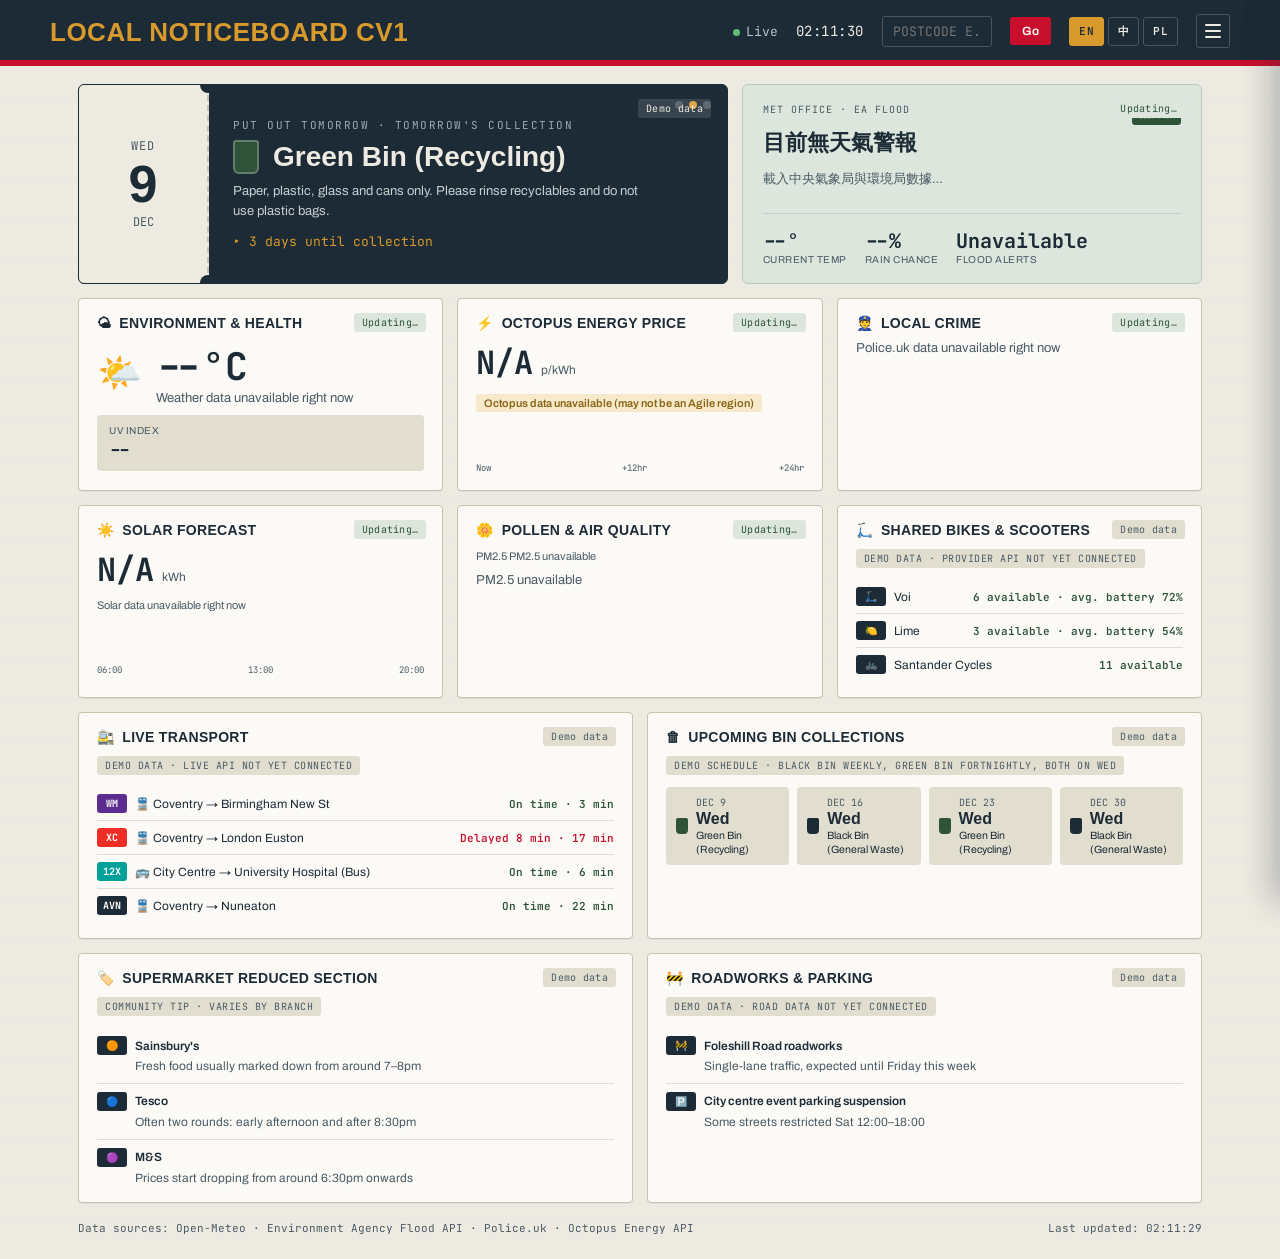
<file: uk-local-dashboard_v2.html>
<!DOCTYPE html>
<html lang="zh-Hant">
<head>
<meta charset="UTF-8">
<meta name="viewport" content="width=device-width, initial-scale=1.0">
<title>本區生活告示板</title>
<style>
@import url('https://fonts.googleapis.com/css2?family=Archivo+Expanded:wght@600;700;800&family=Archivo:wght@400;500;600&family=JetBrains+Mono:wght@400;500;700&display=swap');

:root{
  --paper:#EDEAE2;
  --paper-dim:#E2DECF;
  --ink:#1D2B36;
  --ink-soft:#4A5A64;
  --line:#C9C2AE;
  --red:#C8102E;
  --red-dim:#F4DADE;
  --amber:#D89A2C;
  --amber-dim:#F7E9CC;
  --green:#2E5339;
  --green-dim:#DCE6DD;
  --card:#FBFAF6;
  --shadow: 0 1px 0 rgba(29,43,54,0.06);
  /* fixed "always dark" chrome — masthead / hero-bin / panel-head keep this look in both themes */
  --chrome-bg:#1D2B36;
  --chrome-text:#EDEAE2;
  --chrome-text-soft:#4A5A64;
}

body.dark-mode{
  --paper:#14181C;
  --paper-dim:#1B2126;
  --ink:#E7E4DC;
  --ink-soft:#8B949B;
  --line:#333B42;
  --red-dim:#3A1E24;
  --amber-dim:#332A18;
  --green-dim:#182A1F;
  --card:#1E2429;
  --shadow: 0 1px 0 rgba(0,0,0,0.3);
}
body.dark-mode .alert-card.clear{ border-color:#2f4a37; }
body.dark-mode .alert-card.amber{ border-color:#5c4a22; }
body.dark-mode .alert-card.red{ border-color:#5c2733; }

*{box-sizing:border-box; margin:0; padding:0;}

body{
  background:var(--paper);
  background-image:
    repeating-linear-gradient(0deg, transparent, transparent 39px, rgba(29,43,54,0.025) 40px);
  color:var(--ink);
  font-family:'Archivo', -apple-system, sans-serif;
  min-height:100vh;
  padding:0 0 24px 0;
}

/* ===== MASTHEAD ===== */
.masthead{
  background:var(--chrome-bg);
  color:var(--chrome-text);
  padding:14px 28px 12px;
  border-bottom:6px solid var(--red);
  position:sticky;
  top:0;
  z-index:100;
}
.masthead-row{
  display:flex;
  justify-content:space-between;
  align-items:flex-end;
  flex-wrap:wrap;
  gap:14px;
  max-width:1180px;
  margin:0 auto;
}
.masthead h1{
  font-family:'Archivo Expanded', sans-serif;
  font-weight:800;
  font-size:26px;
  letter-spacing:0.5px;
  text-transform:uppercase;
}
.masthead h1 span{ color:var(--amber); }
.masthead-meta{
  display:flex;
  align-items:center;
  gap:18px;
  font-family:'JetBrains Mono', monospace;
  font-size:13px;
  color:#B9C2C7;
}
.pc-input{
  background:transparent;
  border:1px solid #46565f;
  color:var(--chrome-text);
  font-family:'JetBrains Mono', monospace;
  font-size:13px;
  padding:6px 10px;
  border-radius:3px;
  width:110px;
  text-transform:uppercase;
}
.pc-input:focus{ outline:2px solid var(--amber); border-color:var(--amber); }
.pc-go{
  background:var(--red);
  color:#fff;
  border:none;
  font-family:'Archivo', sans-serif;
  font-weight:600;
  font-size:12px;
  padding:7px 12px;
  border-radius:3px;
  cursor:pointer;
  letter-spacing:0.3px;
}
.pc-go:hover{ background:#a80d24; }
.lang-switch{ display:flex; gap:4px; }
.lang-btn{
  background:transparent;
  border:1px solid #46565f;
  color:var(--chrome-text);
  font-family:'JetBrains Mono', monospace;
  font-size:11px;
  font-weight:600;
  padding:6px 9px;
  border-radius:3px;
  cursor:pointer;
  letter-spacing:0.3px;
}
.lang-btn:hover{ border-color:var(--amber); }
.lang-btn.active{ background:var(--amber); border-color:var(--amber); color:#1D2B36; }
.clock{
  font-family:'JetBrains Mono', monospace;
  font-size:14px;
  color:var(--chrome-text);
  letter-spacing:0.5px;
}
.status-dot{
  display:inline-block;
  width:7px; height:7px;
  border-radius:50%;
  background:#5fbf7a;
  margin-right:6px;
  animation:pulse 2s infinite;
}
@keyframes pulse{ 0%,100%{opacity:1} 50%{opacity:0.35} }

/* ===== LAYOUT ===== */
.board{
  max-width:1180px;
  margin:18px auto 0;
  padding:0 28px;
  display:grid;
  grid-template-columns:repeat(12, 1fr);
  gap:14px;
}
.eyebrow{
  font-family:'JetBrains Mono', monospace;
  font-size:11px;
  letter-spacing:1.5px;
  text-transform:uppercase;
  color:var(--ink-soft);
  margin-bottom:8px;
  display:flex;
  align-items:center;
  gap:8px;
}
.eyebrow::after{
  content:'';
  flex:1;
  height:1px;
  background:var(--line);
}

.card{
  background:var(--card);
  border:1px solid var(--line);
  border-radius:4px;
  box-shadow:var(--shadow);
  padding:16px 18px;
  position:relative;
  overflow:hidden;
}
.card h3{
  font-family:'Archivo Expanded', sans-serif;
  font-weight:700;
  font-size:14px;
  text-transform:uppercase;
  letter-spacing:0.3px;
  margin-bottom:10px;
  display:flex;
  align-items:center;
  gap:8px;
}

/* ===== HERO: BIN DAY ===== */
.hero-bin{
  grid-column:span 7;
  background:var(--chrome-bg);
  color:var(--chrome-text);
  border-radius:6px;
  padding:0;
  display:flex;
  align-items:stretch;
  min-height:200px;
  overflow:hidden;
  border:1px solid var(--ink);
}
.bin-tear{
  width:130px;
  background:var(--chrome-text);
  color:var(--chrome-bg);
  display:flex;
  flex-direction:column;
  align-items:center;
  justify-content:center;
  border-right:2px dashed var(--line);
  position:relative;
  flex-shrink:0;
}
.bin-tear::before, .bin-tear::after{
  content:'';
  position:absolute;
  width:16px; height:16px;
  background:var(--chrome-bg);
  border-radius:50%;
  right:-9px;
}
.bin-tear::before{ top:-8px; }
.bin-tear::after{ bottom:-8px; }
.bin-tear .dow{
  font-family:'JetBrains Mono', monospace;
  font-size:12px;
  letter-spacing:1px;
  color:var(--chrome-text-soft);
  text-transform:uppercase;
}
.bin-tear .dom{
  font-family:'Archivo Expanded', sans-serif;
  font-weight:800;
  font-size:52px;
  line-height:1;
  margin:4px 0;
}
.bin-tear .mon{
  font-family:'JetBrains Mono', monospace;
  font-size:12px;
  text-transform:uppercase;
  color:var(--chrome-text-soft);
}
.bin-main{
  flex:1;
  padding:20px 24px;
  display:flex;
  flex-direction:column;
  justify-content:center;
  gap:8px;
}
.bin-eyebrow{
  font-family:'JetBrains Mono', monospace;
  font-size:11px;
  letter-spacing:1.5px;
  text-transform:uppercase;
  color:#9AABB3;
}
.bin-name{
  font-family:'Archivo Expanded', sans-serif;
  font-weight:800;
  font-size:28px;
  display:flex;
  align-items:center;
  gap:14px;
  line-height:1.05;
}
.bin-swatch{
  width:26px; height:34px;
  border-radius:3px 3px 6px 6px;
  flex-shrink:0;
  border:2px solid rgba(255,255,255,0.25);
}
.bin-note{
  font-size:13px;
  color:#C7CFD3;
  max-width:420px;
  line-height:1.5;
}
.bin-countdown{
  font-family:'JetBrains Mono', monospace;
  font-size:13px;
  color:var(--amber);
  margin-top:4px;
}
.bin-toggle{
  position:absolute;
  top:16px; right:16px;
  display:flex;
  gap:6px;
}
.bin-dot{
  width:8px; height:8px;
  border-radius:50%;
  background:rgba(255,255,255,0.2);
}
.bin-dot.active{ background:var(--amber); }

/* ===== HERO: WEATHER/FLOOD ALERT ===== */
.hero-alert{
  grid-column:span 5;
  border-radius:6px;
  display:flex;
  flex-direction:column;
  min-height:200px;
}
.alert-card{
  flex:1;
  border-radius:6px;
  padding:18px 20px;
  display:flex;
  flex-direction:column;
  justify-content:space-between;
  border:1px solid var(--line);
  position:relative;
}
.alert-card.clear{ background:var(--green-dim); border-color:#b9cabb; }
.alert-card.amber{ background:var(--amber-dim); border-color:#e2c485; }
.alert-card.red{ background:var(--red-dim); border-color:#e5aab3; }
.alert-top{ display:flex; justify-content:space-between; align-items:flex-start; }
.alert-badge{
  font-family:'JetBrains Mono', monospace;
  font-size:10px;
  letter-spacing:1px;
  text-transform:uppercase;
  padding:4px 8px;
  border-radius:3px;
  font-weight:700;
}
.alert-badge.clear{ background:var(--green); color:#fff; }
.alert-badge.amber{ background:var(--amber); color:#fff; }
.alert-badge.red{ background:var(--red); color:#fff; }
.alert-headline{
  font-family:'Archivo Expanded', sans-serif;
  font-weight:800;
  font-size:22px;
  margin-top:14px;
  line-height:1.15;
}
.alert-sub{
  font-size:13px;
  color:var(--ink-soft);
  margin-top:8px;
  line-height:1.5;
}
.alert-stats{
  display:flex;
  gap:18px;
  margin-top:16px;
  padding-top:14px;
  border-top:1px solid rgba(29,43,54,0.12);
}
.alert-stat .n{ font-family:'JetBrains Mono', monospace; font-weight:700; font-size:20px; }
.alert-stat .l{ font-size:10px; text-transform:uppercase; letter-spacing:0.5px; color:var(--ink-soft); }

/* ===== ROW: 3-up modules ===== */
.mod-3{ grid-column:span 4; min-height:160px; }
.mod-4{ grid-column:span 6; min-height:160px; }
.mod-full{ grid-column:span 12; }

/* Weather module */
.weather-now{ display:flex; align-items:center; gap:14px; margin-bottom:10px; }
.weather-icon{ font-size:36px; line-height:1; flex-shrink:0; }
.weather-temp{ font-family:'JetBrains Mono', monospace; font-weight:700; font-size:38px; }
.weather-desc{ font-size:13px; color:var(--ink-soft); }
.uv-pollen-row{ display:flex; gap:10px; }
.card.sky-dark-text h3, .card.sky-dark-text .weather-temp{ color:#1D2B36; }
.card.sky-light-text h3, .card.sky-light-text .weather-temp{ color:#F5F7FA; }
.card.sky-dark-text .weather-desc{ color:#3A4750; }
.card.sky-light-text .weather-desc{ color:#E3E8ED; }
.card.sky-dark-text .pill{ background:rgba(255,255,255,0.5); }
.card.sky-light-text .pill{ background:rgba(255,255,255,0.14); }
.card.sky-dark-text .pill .pl{ color:#3A4750; }
.card.sky-light-text .pill .pl{ color:#D7DEE5; }
.pill{
  flex:1;
  background:var(--paper-dim);
  border-radius:4px;
  padding:10px 12px;
}
.pill .pl{ font-size:10px; text-transform:uppercase; letter-spacing:0.5px; color:var(--ink-soft); }
.pill .pv{ font-family:'JetBrains Mono', monospace; font-weight:700; font-size:18px; margin-top:2px; }
.pill .pv.low{ color:var(--green); }
.pill .pv.mid{ color:var(--amber); }
.pill .pv.high{ color:var(--red); }

/* Energy module */
.price-now{
  display:flex;
  align-items:baseline;
  gap:8px;
  margin-bottom:6px;
}
.price-big{ font-family:'JetBrains Mono', monospace; font-weight:700; font-size:32px; }
.price-unit{ font-size:12px; color:var(--ink-soft); }
.price-tag{
  display:inline-block;
  font-size:11px;
  padding:3px 8px;
  border-radius:3px;
  font-weight:600;
  margin-top:4px;
}
.price-tag.cheap{ background:var(--green-dim); color:var(--green); }
.price-tag.mid{ background:var(--amber-dim); color:#8a6414; }
.price-tag.exp{ background:var(--red-dim); color:var(--red); }
.spark{ display:flex; align-items:flex-end; gap:2px; height:36px; margin-top:10px; }
.spark-bar{ flex:1; background:var(--paper-dim); border-radius:1px 1px 0 0; min-height:2px; }
.spark-bar.now{ background:var(--ink); }
.spark-labels{ display:flex; justify-content:space-between; font-family:'JetBrains Mono', monospace; font-size:9px; color:var(--ink-soft); margin-top:4px; }

/* Crime module */
.crime-list{ display:flex; flex-direction:column; gap:10px; }
.crime-row{ display:flex; justify-content:space-between; align-items:center; font-size:13px; padding-bottom:9px; border-bottom:1px solid var(--paper-dim); }
.crime-row:last-child{ border-bottom:none; padding-bottom:0; }
.crime-cat{ color:var(--ink); }
.crime-n{ font-family:'JetBrains Mono', monospace; font-weight:700; color:var(--ink-soft); }

/* Pollen breakdown module */
.pollen-row{ display:flex; align-items:center; font-size:12px; padding:6px 0; gap:10px; }
.pollen-row .pr-label{ width:44px; flex-shrink:0; color:var(--ink-soft); }
.pollen-row .pr-track{ flex:1; height:6px; background:var(--paper-dim); border-radius:3px; overflow:hidden; }
.pollen-row .pr-fill{ height:100%; border-radius:3px; }
.pollen-row .pr-fill.low{ background:var(--green); }
.pollen-row .pr-fill.mid{ background:var(--amber); }
.pollen-row .pr-fill.high{ background:var(--red); }
.pollen-row .pr-value{ width:38px; flex-shrink:0; text-align:right; font-family:'JetBrains Mono', monospace; font-weight:700; }

/* Transport module */
.transit-row{
  display:flex;
  justify-content:space-between;
  align-items:center;
  gap:8px;
  padding:7px 0;
  border-bottom:1px solid var(--paper-dim);
}
.transit-row:last-child{ border-bottom:none; }
.transit-line{ display:flex; align-items:center; gap:8px; font-size:12px; min-width:0; }
.transit-line span:last-child{ overflow:hidden; text-overflow:ellipsis; white-space:nowrap; }
.transit-badge{
  font-family:'JetBrains Mono', monospace;
  font-size:10px;
  font-weight:700;
  padding:3px 6px;
  border-radius:3px;
  color:#fff;
  min-width:30px;
  text-align:center;
  flex-shrink:0;
}
.transit-status{ font-family:'JetBrains Mono', monospace; font-size:11px; font-weight:600; flex-shrink:0; white-space:nowrap; }

/* Two-line info row (roadworks / supermarket deals — longer detail text) */
.info-row{ padding:8px 0; border-bottom:1px solid var(--paper-dim); font-size:12px; }
.info-row:last-child{ border-bottom:none; padding-bottom:0; }
.info-row-top{ display:flex; align-items:center; gap:8px; font-weight:600; margin-bottom:3px; }
.info-row-detail{ color:var(--ink-soft); padding-left:38px; line-height:1.4; }
.transit-status.good{ color:var(--green); }
.transit-status.bad{ color:var(--red); }

/* Data status badge — shows last-updated time (real API) or "demo data" label, top-right of each block */
.status-badge{
  position:absolute;
  top:14px;
  right:16px;
  font-family:'JetBrains Mono', monospace;
  font-size:10px;
  letter-spacing:0.3px;
  padding:3px 8px;
  border-radius:3px;
  z-index:5;
  white-space:nowrap;
}
.status-badge.live{
  color:var(--green);
  background:var(--green-dim);
}
.status-badge.demo{
  color:var(--ink-soft);
  background:var(--paper-dim);
}
.hero-bin .status-badge{
  background:rgba(255,255,255,0.12);
  color:var(--chrome-text);
}

/* Demo data tag */
.demo-tag{
  display:inline-block;
  font-family:'JetBrains Mono', monospace;
  font-size:10px;
  letter-spacing:0.5px;
  text-transform:uppercase;
  color:var(--ink-soft);
  background:var(--paper-dim);
  padding:3px 8px;
  border-radius:3px;
  margin-bottom:12px;
}

/* Bin schedule strip */
.bin-strip{ display:flex; gap:8px; flex-wrap:wrap; }
.bin-strip-item{
  flex:1;
  min-width:100px;
  background:var(--paper-dim);
  border-radius:4px;
  padding:9px 10px;
  display:flex;
  align-items:center;
  gap:8px;
}
.bin-strip-swatch{ width:12px; height:16px; border-radius:2px 2px 4px 4px; flex-shrink:0; }
.bin-strip-item .bsi-date{ font-family:'JetBrains Mono', monospace; font-size:10px; color:var(--ink-soft); }
.bin-strip-item .bsi-dow{ font-family:'Archivo Expanded', sans-serif; font-weight:800; font-size:16px; line-height:1.2; }
.bin-strip-item .bsi-name{ font-size:10.5px; margin-top:1px; line-height:1.3; }

/* connect state */
.connect-box{
  border:1.5px dashed var(--line);
  border-radius:4px;
  padding:16px;
  text-align:center;
  color:var(--ink-soft);
  font-size:12px;
  line-height:1.6;
}
.connect-box code{
  background:var(--paper-dim);
  padding:1px 5px;
  border-radius:3px;
  font-family:'JetBrains Mono', monospace;
}

.footer-note{
  max-width:1180px;
  margin:18px auto 0;
  padding:0 28px;
  font-size:11px;
  color:var(--ink-soft);
  font-family:'JetBrains Mono', monospace;
  display:flex;
  justify-content:space-between;
  flex-wrap:wrap;
  gap:8px;
}

.loading-shimmer{
  color:var(--ink-soft);
  font-family:'JetBrains Mono', monospace;
  font-size:12px;
}

/* ===== MENU ICON + DROPDOWN ===== */
.menu-wrap{ position:relative; }
.menu-btn{
  width:34px; height:34px;
  border:1px solid #46565f;
  background:transparent;
  border-radius:3px;
  cursor:pointer;
  display:flex;
  flex-direction:column;
  align-items:center;
  justify-content:center;
  gap:4px;
  padding:0;
}
.menu-btn span{
  display:block;
  width:16px; height:2px;
  background:var(--chrome-text);
  border-radius:1px;
  transition:transform .18s ease, opacity .18s ease;
}
.menu-btn:hover span{ background:var(--amber); }
.menu-btn.open span:nth-child(1){ transform:translateY(6px) rotate(45deg); }
.menu-btn.open span:nth-child(2){ opacity:0; }
.menu-btn.open span:nth-child(3){ transform:translateY(-6px) rotate(-45deg); }

.menu-dropdown{
  position:absolute;
  top:44px; right:0;
  background:var(--card);
  border:1px solid var(--line);
  border-radius:5px;
  box-shadow:0 8px 24px rgba(29,43,54,0.18);
  min-width:190px;
  overflow:hidden;
  z-index:200;
  display:none;
}
.menu-dropdown.open{ display:block; }
.menu-item{
  display:flex;
  align-items:center;
  gap:10px;
  padding:12px 16px;
  font-size:13px;
  color:var(--ink);
  cursor:pointer;
  border-bottom:1px solid var(--paper-dim);
  font-family:'Archivo', sans-serif;
  font-weight:500;
}
.menu-item:last-child{ border-bottom:none; }
.menu-item:hover{ background:var(--paper-dim); }
.menu-item .mi-icon{
  width:18px; text-align:center;
  font-size:14px;
}

/* ===== SLIDE-OVER PANEL (shared by block manager + settings) ===== */
.panel-overlay{
  position:fixed; inset:0;
  background:rgba(29,43,54,0.45);
  z-index:300;
  display:none;
  opacity:0;
  transition:opacity .2s ease;
}
.panel-overlay.open{ display:block; opacity:1; }
.panel{
  position:fixed;
  top:0; right:0;
  bottom:0;
  width:380px;
  max-width:92vw;
  background:var(--paper);
  border-left:1px solid var(--line);
  z-index:301;
  transform:translateX(100%);
  transition:transform .25s cubic-bezier(.4,0,.2,1);
  display:flex;
  flex-direction:column;
  box-shadow:-8px 0 30px rgba(29,43,54,0.15);
}
.panel.open{ transform:translateX(0); }
.panel-head{
  background:var(--chrome-bg);
  color:var(--chrome-text);
  padding:20px 22px;
  display:flex;
  justify-content:space-between;
  align-items:center;
  border-bottom:4px solid var(--amber);
}
.panel-head h2{
  font-family:'Archivo Expanded', sans-serif;
  font-weight:800;
  font-size:16px;
  text-transform:uppercase;
  letter-spacing:0.3px;
}
.panel-close{
  width:28px; height:28px;
  border:none;
  background:transparent;
  color:var(--chrome-text);
  font-size:18px;
  cursor:pointer;
  line-height:1;
  border-radius:3px;
}
.panel-close:hover{ background:rgba(255,255,255,0.12); }
.panel-body{
  flex:1;
  overflow-y:auto;
  padding:20px 22px;
}
.panel-section-label{
  font-family:'JetBrains Mono', monospace;
  font-size:11px;
  letter-spacing:1px;
  text-transform:uppercase;
  color:var(--ink-soft);
  margin:18px 0 10px;
}
.panel-section-label:first-child{ margin-top:0; }

/* block manager rows */
.block-row{
  display:flex;
  align-items:center;
  justify-content:space-between;
  background:var(--card);
  border:1px solid var(--line);
  border-radius:4px;
  padding:12px 14px;
  margin-bottom:8px;
}
.block-row-left{ display:flex; align-items:center; gap:10px; }
.block-row-icon{ font-size:16px; width:20px; text-align:center; }
.block-row-name{ font-size:13px; font-weight:600; }
.block-row-desc{ font-size:11px; color:var(--ink-soft); margin-top:1px; }
.block-toggle{
  position:relative;
  width:40px; height:22px;
  border-radius:11px;
  background:var(--line);
  border:none;
  cursor:pointer;
  flex-shrink:0;
  transition:background .18s ease;
}
.block-toggle.on{ background:var(--green); }
.block-toggle::after{
  content:'';
  position:absolute;
  top:2px; left:2px;
  width:18px; height:18px;
  border-radius:50%;
  background:#fff;
  transition:transform .18s ease;
  box-shadow:0 1px 2px rgba(0,0,0,0.25);
}
.block-toggle.on::after{ transform:translateX(18px); }
.block-row.disabled{ opacity:0.55; }

/* settings form */
.setting-row{ margin-bottom:18px; }
.setting-label{
  font-size:12px;
  font-weight:600;
  margin-bottom:6px;
  display:block;
}
.setting-hint{
  font-size:11px;
  color:var(--ink-soft);
  margin-top:5px;
  line-height:1.5;
}
.setting-input, .setting-select{
  width:100%;
  padding:9px 11px;
  border:1px solid var(--line);
  border-radius:4px;
  background:var(--card);
  font-family:'Archivo', sans-serif;
  font-size:13px;
  color:var(--ink);
}
.setting-input:focus, .setting-select:focus{ outline:2px solid var(--amber); border-color:var(--amber); }
.setting-toggle-row{
  display:flex;
  justify-content:space-between;
  align-items:center;
  padding:10px 0;
  border-bottom:1px solid var(--paper-dim);
}
.setting-toggle-row:last-child{ border-bottom:none; }
.panel-save{
  width:100%;
  background:var(--red);
  color:#fff;
  border:none;
  font-family:'Archivo', sans-serif;
  font-weight:700;
  font-size:13px;
  padding:12px;
  border-radius:4px;
  cursor:pointer;
  margin-top:6px;
  letter-spacing:0.3px;
}
.panel-save:hover{ background:#a80d24; }
.panel-empty{
  text-align:center;
  color:var(--ink-soft);
  font-size:12px;
  padding:30px 10px;
  line-height:1.6;
}

@media (max-width:900px){
  .board{ grid-template-columns:repeat(6,1fr); }
  .hero-bin{ grid-column:span 6; }
  .hero-alert{ grid-column:span 6; }
  .mod-3{ grid-column:span 3; }
  .mod-4{ grid-column:span 6; }
  .mod-full{ grid-column:span 6; }
}
@media (max-width:600px){
  .board{ grid-template-columns:1fr; padding:0 16px; }
  .hero-bin{ grid-column:1; flex-direction:column; min-height:auto; }
  .bin-tear{ width:100%; flex-direction:row; gap:10px; border-right:none; border-bottom:2px dashed var(--line); padding:14px 0; }
  .bin-tear::before,.bin-tear::after{ display:none; }
  .hero-alert{ grid-column:1; }
  .mod-3, .mod-4, .mod-full{ grid-column:1; }
  .masthead-row{ flex-direction:column; align-items:flex-start; }
  .panel{ width:100vw; max-width:100vw; }
}

@media (prefers-reduced-motion: reduce){
  .status-dot{ animation:none; }
}
</style>
</head>
<body>

<div class="masthead">
  <div class="masthead-row">
    <h1><span id="siteTitle">本區告示板</span> <span id="pcLabel">CV1</span></h1>
    <div class="masthead-meta">
      <span><span class="status-dot"></span><span id="liveStatus">即時更新中</span></span>
      <span class="clock" id="clockDisplay">--:--:--</span>
      <input class="pc-input" id="pcInput" placeholder="郵區 e.g. CV1" maxlength="8">
      <button class="pc-go" id="pcGo">更新</button>
      <div class="lang-switch" id="langSwitch">
        <button class="lang-btn" data-lang="en" title="English">EN</button>
        <button class="lang-btn" data-lang="zh" title="繁體中文">中</button>
        <button class="lang-btn" data-lang="pl" title="Polski">PL</button>
      </div>
      <div class="menu-wrap">
        <button class="menu-btn" id="menuBtn" aria-label="選單" aria-haspopup="true" aria-expanded="false">
          <span></span><span></span><span></span>
        </button>
        <div class="menu-dropdown" id="menuDropdown">
          <div class="menu-item" id="openBlocksItem"><span class="mi-icon">▦</span><span id="menuBlocksLabel">加減 Block</span></div>
          <div class="menu-item" id="openSettingsItem"><span class="mi-icon">⚙</span><span id="menuSettingsLabel">Setting</span></div>
        </div>
      </div>
    </div>
  </div>
</div>

<div class="board" id="board">

  <!-- HERO: BIN COLLECTION -->
  <div class="hero-bin" data-block="bin" style="position:relative;">
    <span class="status-badge demo" id="badge-bin"></span>
    <div class="bin-tear">
      <div class="dow" id="binDow">週三</div>
      <div class="dom" id="binDom">19</div>
      <div class="mon" id="binMon">AUG</div>
    </div>
    <div class="bin-main">
      <div class="bin-toggle" id="binToggle"></div>
      <div class="bin-eyebrow" id="binEyebrow">明天請推出 · TOMORROW'S COLLECTION</div>
      <div class="bin-name">
        <span class="bin-swatch" id="binSwatch" style="background:#1D2B36;"></span>
        <span id="binName">Black Bin（一般垃圾）</span>
      </div>
      <div class="bin-note" id="binNote">請於晚上放至路邊，收集時間約早上 6:30–8:00。逾期未推出將順延至下週。</div>
      <div class="bin-countdown" id="binCountdown">▸ 距離收集尚有 18 小時</div>
    </div>
  </div>

  <!-- HERO: WEATHER/FLOOD ALERT -->
  <div class="hero-alert" data-block="alert">
    <div class="alert-card clear" id="alertCard">
      <span class="status-badge live" id="badge-alert"></span>
      <div class="alert-top">
        <div>
          <div style="font-family:'JetBrains Mono',monospace;font-size:10px;letter-spacing:1px;color:var(--ink-soft);text-transform:uppercase;">MET OFFICE · EA FLOOD</div>
          <div class="alert-headline" id="alertHeadline">目前無天氣警報</div>
        </div>
        <span class="alert-badge clear" id="alertBadge">無警報</span>
      </div>
      <div class="alert-sub" id="alertSub">載入中央氣象局與環境局數據…</div>
      <div class="alert-stats">
        <div class="alert-stat"><div class="n" id="statTemp">--°</div><div class="l" id="statTempLabel">現時氣溫</div></div>
        <div class="alert-stat"><div class="n" id="statRain">--%</div><div class="l" id="statRainLabel">降雨機率</div></div>
        <div class="alert-stat"><div class="n" id="statFlood">--</div><div class="l" id="statFloodLabel">淹水警報</div></div>
      </div>
    </div>
  </div>

  <!-- WEATHER / UV / POLLEN -->
  <div class="card mod-3" data-block="weather">
    <span class="status-badge live" id="badge-weather"></span>
    <h3>🌤 <span id="envHeaderText">環境與健康</span></h3>
    <div class="weather-now">
      <span class="weather-icon" id="wxIcon">🌤️</span>
      <div>
        <div class="weather-temp" id="wxTemp">--°C</div>
        <div class="weather-desc" id="wxDesc">載入中…</div>
      </div>
    </div>
    <div class="uv-pollen-row">
      <div class="pill">
        <div class="pl" id="uvLabelText">UV 指數</div>
        <div class="pv" id="uvVal">--</div>
      </div>
    </div>
  </div>

  <!-- ENERGY -->
  <div class="card mod-3" data-block="energy">
    <span class="status-badge live" id="badge-energy"></span>
    <h3>⚡ <span id="energyHeaderText">Octopus 電價</span></h3>
    <div id="energyBody">
      <div class="price-now">
        <div class="price-big" id="priceNow">--</div>
        <div class="price-unit">p/kWh</div>
      </div>
      <span class="price-tag mid" id="priceTag">載入中</span>
      <div class="spark" id="sparkBars"></div>
      <div class="spark-labels"><span id="sparkNowLabel">現在</span><span>+12hr</span><span>+24hr</span></div>
    </div>
  </div>

  <!-- CRIME -->
  <div class="card mod-3" data-block="crime">
    <span class="status-badge live" id="badge-crime"></span>
    <h3>👮 <span id="crimeHeaderText">社區治安</span></h3>
    <div class="crime-list" id="crimeList">
      <div class="loading-shimmer" id="crimeLoadingText">正在讀取 Police.uk 數據…</div>
    </div>
  </div>

  <!-- SOLAR FORECAST -->
  <div class="card mod-3" data-block="solar">
    <span class="status-badge live" id="badge-solar"></span>
    <h3>☀️ <span id="solarHeaderText">太陽能發電預測</span></h3>
    <div class="price-now">
      <div class="price-big" id="solarKwh">--</div>
      <div class="price-unit">kWh</div>
    </div>
    <div class="setting-hint" id="solarHintText" style="margin:0 0 10px;">今日預計發電量（估算）</div>
    <div class="spark" id="solarSparkBars"></div>
    <div class="spark-labels"><span>06:00</span><span>13:00</span><span>20:00</span></div>
  </div>

  <!-- POLLEN BREAKDOWN -->
  <div class="card mod-3" data-block="pollen">
    <span class="status-badge live" id="badge-pollen"></span>
    <h3>🌼 <span id="pollenHeaderText">花粉與空氣質素</span></h3>
    <div class="setting-hint" id="aqiLine" style="margin:0 0 8px;">PM2.5 --</div>
    <div id="pollenBreakdownList"></div>
  </div>

  <!-- MICRO-MOBILITY -->
  <div class="card mod-3" data-block="micro">
    <span class="status-badge demo" id="badge-micro"></span>
    <h3>🛴 <span id="microHeaderText">共享單車/滑板車</span></h3>
    <div class="demo-tag" id="microDemoTag">示範資料</div>
    <div id="microList"></div>
  </div>

  <!-- TRANSPORT -->
  <div class="card mod-4" data-block="transport">
    <span class="status-badge demo" id="badge-transport"></span>
    <h3>🚉 <span id="transportHeaderText">交通即時狀況</span></h3>
    <div class="demo-tag" id="transportDemoTag">示範資料 · 尚未連接即時 API</div>
    <div id="transitList"></div>
  </div>

  <!-- BIN SCHEDULE STRIP -->
  <div class="card mod-4" data-block="binSchedule">
    <span class="status-badge demo" id="badge-binSchedule"></span>
    <h3>🗑 <span id="binScheduleHeaderText">未來垃圾收集日程</span></h3>
    <div class="demo-tag" id="binScheduleDemoTag">示範排程 · 每週三黑桶／隔週三綠桶輪替</div>
    <div class="bin-strip" id="binStrip"></div>
  </div>

  <!-- SUPERMARKET REDUCED SECTION TIPS -->
  <div class="card mod-4" data-block="deals">
    <span class="status-badge demo" id="badge-deals"></span>
    <h3>🏷️ <span id="dealsHeaderText">超市減價黃標時間</span></h3>
    <div class="demo-tag" id="dealsTag">社區經驗參考 · 各分店略有不同</div>
    <div id="dealsList"></div>
  </div>

  <!-- ROADWORKS & PARKING -->
  <div class="card mod-4" data-block="roadworks">
    <span class="status-badge demo" id="badge-roadworks"></span>
    <h3>🚧 <span id="roadHeaderText">路面工程與泊車限制</span></h3>
    <div class="demo-tag" id="roadDemoTag">示範資料 · 尚未連接道路數據</div>
    <div id="roadList"></div>
  </div>

</div>

<div class="footer-note">
  <span id="footerSourceText">資料來源：Open-Meteo · Environment Agency Flood API · Police.uk · Octopus Energy API</span>
  <span id="lastUpdated">最後更新：--</span>
</div>

<!-- ===== OVERLAY (shared) ===== -->
<div class="panel-overlay" id="panelOverlay"></div>

<!-- ===== BLOCK MANAGER PANEL ===== -->
<div class="panel" id="blocksPanel" role="dialog" aria-label="加減 Block">
  <div class="panel-head">
    <h2 id="blocksPanelTitleText">加減 Block</h2>
    <button class="panel-close" id="blocksPanelClose" aria-label="關閉">✕</button>
  </div>
  <div class="panel-body" id="blocksPanelBody">
    <!-- rows injected by JS -->
  </div>
</div>

<!-- ===== SETTINGS PANEL ===== -->
<div class="panel" id="settingsPanel" role="dialog" aria-label="Setting">
  <div class="panel-head">
    <h2 id="settingsPanelTitleText">Setting</h2>
    <button class="panel-close" id="settingsPanelClose" aria-label="關閉">✕</button>
  </div>
  <div class="panel-body">
    <div class="panel-section-label" id="secRegionLabel">地區設定</div>
    <div class="setting-row">
      <label class="setting-label" id="lblPostcode" for="settingPostcode">郵區 Postcode</label>
      <input class="setting-input" id="settingPostcode" placeholder="e.g. CV1 1AA">
      <div class="setting-hint" id="hintPostcode">用於定位天氣、治安及淹水資料的所在位置。</div>
    </div>

    <div class="panel-section-label" id="secElecRegionLabel">電力地區</div>
    <div class="setting-row">
      <label class="setting-label" id="lblElecRegion" for="settingElecRegion">Octopus 電力地區</label>
      <select class="setting-select" id="settingElecRegion">
        <option value="auto">自動（根據郵區判斷）</option>
        <option value="A">A</option>
        <option value="B">B</option>
        <option value="C">C</option>
        <option value="D">D</option>
        <option value="E">E</option>
        <option value="F">F</option>
        <option value="G">G</option>
        <option value="H">H</option>
        <option value="J">J</option>
        <option value="K">K</option>
        <option value="L">L</option>
        <option value="M">M</option>
        <option value="N">N</option>
        <option value="P">P</option>
      </select>
      <div class="setting-hint" id="hintElecRegion">決定使用哪個地區的電價，預設會根據郵區自動判斷。</div>
      <div class="setting-hint" id="detectedRegionHint" style="margin-top:4px;"></div>
    </div>

    <div class="panel-section-label" id="secBinLabel">垃圾收集</div>
    <div class="setting-row">
      <label class="setting-label" id="lblCouncil" for="settingCouncil">地方議會 Council</label>
      <input class="setting-input" id="settingCouncil" placeholder="e.g. Coventry City Council">
      <div class="setting-hint" id="hintCouncil">目前使用示範排程。填寫議會名稱後，未來可串接該會的實際收集日程。</div>
    </div>

    <div class="panel-section-label" id="secTransportLabel">交通</div>
    <div class="setting-row">
      <label class="setting-label" id="lblStation" for="settingStation">常用車站 / 地鐵站</label>
      <input class="setting-input" id="settingStation" placeholder="e.g. Euston / Coventry">
      <div class="setting-hint" id="hintStation">用於未來串接 TfL 或 National Rail 即時誤點資料。</div>
    </div>

    <div class="panel-section-label" id="secSolarLabel">太陽能</div>
    <div class="setting-row">
      <label class="setting-label" id="lblSolarCapacity" for="settingSolarCapacity">太陽能板容量 (kWp)</label>
      <input class="setting-input" id="settingSolarCapacity" type="number" min="0" step="0.5" placeholder="e.g. 4">
      <div class="setting-hint" id="hintSolarCapacity">用於估算今日預計發電量，一般家用系統約 3–4 kWp。</div>
    </div>

    <div class="panel-section-label" id="secLanguageLabel">語言 Language</div>
    <div class="setting-row">
      <label class="setting-label" id="lblLanguage" for="settingLanguage">介面語言</label>
      <select class="setting-select" id="settingLanguage">
        <option value="zh">繁體中文</option>
        <option value="en">English</option>
        <option value="pl">Polski</option>
        <option value="cy">Cymraeg</option>
      </select>
      <div class="setting-hint" id="hintLanguage">選擇儀表板的顯示語言，未來會加入更多語言。</div>
    </div>

    <div class="panel-section-label" id="secRefreshLabel">更新頻率</div>
    <div class="setting-row">
      <label class="setting-label" id="lblRefresh" for="settingRefresh">自動更新間隔</label>
      <select class="setting-select" id="settingRefresh">
        <option value="1">每 1 分鐘</option>
        <option value="5" selected>每 5 分鐘</option>
        <option value="15">每 15 分鐘</option>
        <option value="30">每 30 分鐘</option>
      </select>
    </div>

    <div class="panel-section-label" id="secDisplayLabel">顯示</div>
    <div class="setting-toggle-row">
      <span class="setting-label" id="lblDarkMode" style="margin-bottom:0;">深色模式</span>
      <button class="block-toggle" id="settingDarkMode"></button>
    </div>

    <button class="panel-save" id="settingsSave">儲存設定</button>
  </div>
</div>

<script>
// ============ STATE ============
let state = {
  lat: 52.4068, lon: -1.5197, // Coventry CV1 default
  postcode: 'CV1',
  council: '',
  station: '',
  solarKwp: 4,
  dnoRegion: 'auto', // Octopus/DNO GSP region letter, or 'auto' to detect from postcode
  binCycleStart: new Date('2026-08-05'), // a known Wednesday
};

// ============ BLOCK REGISTRY ============
const blockRegistry = [
  { id:'bin',         icon:'🗑' },
  { id:'alert',       icon:'⛈' },
  { id:'weather',     icon:'🌤' },
  { id:'energy',      icon:'⚡' },
  { id:'crime',       icon:'👮' },
  { id:'solar',       icon:'☀️' },
  { id:'pollen',      icon:'🌼' },
  { id:'micro',       icon:'🛴' },
  { id:'transport',   icon:'🚉' },
  { id:'binSchedule', icon:'📅' },
  { id:'deals',       icon:'🏷️' },
  { id:'roadworks',   icon:'🚧' },
];

// Which blocks are backed by a real, live API call vs static/demo content.
// 'live' blocks show "Updated HH:MM:SS" once fetched; 'demo' blocks always show "Demo data".
const blockDataMode = {
  bin:'demo',        // no unified UK council API exists — placeholder schedule
  alert:'live',      // Met Office weather-code heuristic + EA Flood API
  weather:'live',    // Open-Meteo forecast
  energy:'live',     // Octopus Energy Agile tariff API
  crime:'live',      // Police.uk street-level crime API
  solar:'live',      // Open-Meteo shortwave radiation
  pollen:'live',     // Open-Meteo air quality API
  micro:'demo',      // no shared-mobility GBFS feed connected
  transport:'demo',  // TfL / National Rail need a backend proxy — not connected
  binSchedule:'demo',// same underlying data as `bin`
  deals:'demo',      // no official API exists for reduced-yellow-label timing
  roadworks:'demo',  // Street Manager / roadworks.org not connected
};

// Timestamp of the last successful fetch for each 'live' block, keyed by block id.
const lastFetchedAt = {};

function markFetched(blockId){
  lastFetchedAt[blockId] = new Date();
  updateStatusBadges();
}

function updateStatusBadges(){
  const t = I18N[currentLang];
  blockRegistry.forEach(b => {
    const el = document.getElementById(`badge-${b.id}`);
    if (!el) return;
    if (blockDataMode[b.id] === 'live') {
      el.classList.remove('demo');
      el.classList.add('live');
      const when = lastFetchedAt[b.id];
      el.textContent = when ? t.badgeUpdated(when.toLocaleTimeString('en-GB')) : t.updating;
    } else {
      el.classList.remove('live');
      el.classList.add('demo');
      el.textContent = t.badgeDemo;
    }
  });
}

// Crime category icons (universal, not translated)
const CRIME_ICONS = {
  'anti social behaviour':'📢', 'bicycle theft':'🚲', 'burglary':'🏠',
  'criminal damage arson':'🔥', 'drugs':'💊', 'other theft':'🧳',
  'possession of weapons':'🔫', 'public order':'📣', 'robbery':'💰',
  'shoplifting':'🛍️', 'theft from the person':'👛', 'vehicle crime':'🚗',
  'violent crime':'👊', 'other crime':'⚠️'
};

// Approximate UK postcode-area → Octopus/DNO GSP region-letter mapping.
// Best-effort from public DNO licence-area boundaries; edge cases near boundaries may be
// inaccurate — a manual override is offered in Settings for exactly this reason.
const REGION_AREA_MAP = {
  A:['CB','CM','CO','IP','NR','SG','SS','AL','LU','MK','PE','NN'],
  B:['DE','LE','LN','NG'],
  C:['E','EC','N','NW','SE','SW','W','WC','BR','CR','DA','EN','HA','IG','KT','RM','SM','TW','UB','WD'],
  D:['CH','LL','SY','CW'],
  E:['B','CV','DY','HR','ST','TF','WR','WS','WV'],
  F:['DH','DL','NE','SR','TS'],
  G:['BB','BL','CA','FY','L','LA','M','OL','PR','SK','WN','WA'],
  H:['BH','GU','HP','OX','PO','RG','SL','SO','SP'],
  J:['BN','CT','ME','RH','TN'],
  K:['CF','LD','NP','SA'],
  L:['BA','BS','DT','EX','GL','PL','SN','TA','TQ','TR'],
  M:['BD','DN','HD','HG','HU','HX','LS','S','WF','YO'],
  N:['DG','EH','FK','G','KA','KY','ML','PA','TD'],
  P:['AB','DD','IV','KW','PH','ZE','HS'],
};
const REGION_LETTERS = ['A','B','C','D','E','F','G','H','J','K','L','M','N','P'];

function detectOctopusRegion(postcode){
  if (!postcode) return null;
  const outward = postcode.trim().toUpperCase().split(' ')[0];
  const areaMatch = outward.match(/^[A-Z]+/);
  if (!areaMatch) return null;
  const area = areaMatch[0];
  for (const letter of REGION_LETTERS) {
    if (REGION_AREA_MAP[letter].includes(area)) return letter;
  }
  return null;
}

function getEffectiveRegion(){
  if (state.dnoRegion && state.dnoRegion !== 'auto') return state.dnoRegion;
  return detectOctopusRegion(state.postcode) || 'C';
}

function updateDetectedRegionHint(){
  const el = document.getElementById('detectedRegionHint');
  if (!el) return;
  const t = I18N[currentLang];
  const letter = getEffectiveRegion();
  el.textContent = t.detectedRegionText(letter, t.regionNames[letter] || letter);
}

// Weather condition → icon + sky gradient + text mode
function getWeatherVisual(code, hour){
  const night = hour < 6 || hour >= 20;
  if (code === 0) return night
    ? { icon:'🌙', gradient:'linear-gradient(160deg,#0B1C3D 0%,#1B2F5C 60%,#2E4373 100%)', text:'light' }
    : { icon:'☀️', gradient:'linear-gradient(160deg,#6EC6FF 0%,#B8E3FF 55%,#EAF6FF 100%)', text:'dark' };
  if (code === 1 || code === 2) return night
    ? { icon:'☁️', gradient:'linear-gradient(160deg,#1B2947 0%,#2C3E63 60%,#43547E 100%)', text:'light' }
    : { icon:'🌤️', gradient:'linear-gradient(160deg,#8FB8DE 0%,#C7DCEE 60%,#EAF2F8 100%)', text:'dark' };
  if (code === 3) return { icon:'☁️', gradient:'linear-gradient(160deg,#9AA7B0 0%,#C3CBD1 60%,#E4E7E9 100%)', text:'dark' };
  if (code === 45 || code === 48) return { icon:'🌫️', gradient:'linear-gradient(160deg,#B7BCC0 0%,#D6D9DB 60%,#ECEDEE 100%)', text:'dark' };
  if (code === 95) return { icon:'⛈️', gradient:'linear-gradient(160deg,#2B2438 0%,#453A56 55%,#6B5A78 100%)', text:'light' };
  if ([51,61,63,65,80].includes(code)) return { icon:'🌧️', gradient:'linear-gradient(160deg,#4C6B8A 0%,#6E8CA8 55%,#9DB4C7 100%)', text:'light' };
  if ([71,73,75].includes(code)) return { icon:'❄️', gradient:'linear-gradient(160deg,#A9C0D8 0%,#D7E4F0 55%,#F3F7FB 100%)', text:'dark' };
  return { icon:'🌤️', gradient:'linear-gradient(160deg,#8FB8DE 0%,#C7DCEE 60%,#EAF2F8 100%)', text:'dark' };
}

// ============ I18N ============
let currentLang = 'en'; // default UI language

const I18N = {
  zh: {
    title:'本區告示板', live:'即時更新中', updating:'更新中…', locating:'正在定位郵區…', notFound:'找不到此郵區，請重試',
    pcPlaceholder:'郵區 e.g. CV1', goBtn:'更新', menuBlocks:'加減 Block', menuSettings:'Setting', menuAria:'選單', closeAria:'關閉',
    binEyebrow:"明天請推出 · TOMORROW'S COLLECTION",
    statTemp:'現時氣溫', statRain:'降雨機率', statFlood:'淹水警報',
    floodNone:'無', floodUnavailable:'無法讀取', floodCount:n=>`${n} 個`,
    envHeader:'環境與健康', uvLabel:'UV 指數', pollenLabel:'花粉濃度',
    pollenLow:'低', pollenMid:'中', pollenHigh:'高', pollenNA:'無資料',
    energyHeader:'Octopus 電價', energyLoadingTag:'載入中', energyCheap:'現時便宜 · 適合用電', energyMid:'一般價格', energyExp:'現時偏貴 · 建議延後用電', energyNA:'N/A', energyUnavailable:'Octopus 資料暫無法載入（可能非 Agile 地區）', sparkNow:'現在',
    crimeHeader:'社區治安', crimeLoading:'正在讀取 Police.uk 數據…', crimeEmpty:'本月暫無記錄或資料未發布', crimeUnavailable:'Police.uk 資料暫時無法載入', crimeUnit:'宗',
    transportHeader:'交通即時狀況', transportDemoTag:'示範資料 · 尚未連接即時 API', transportOnTime:'準時', transportDelayed:m=>`誤點 ${m} 分鐘`,
    binScheduleHeader:'未來垃圾收集日程', binScheduleDemoTag:'示範排程 · 每週三黑桶／隔週三綠桶輪替',
    footerSourcePrefix:'資料來源：', footerUpdatedPrefix:'最後更新：',
    badgeUpdated:time=>`更新於 ${time}`, badgeDemo:'模擬資料',
    panelBlocksTitle:'加減 Block', panelBlocksAvailable:'目前可用的模組', panelSettingsTitle:'Setting',
    secRegion:'地區設定', lblPostcode:'郵區 Postcode', hintPostcode:'用於定位天氣、治安及淹水資料的所在位置。',
    secElecRegion:'電力地區', lblElecRegion:'Octopus 電力地區', hintElecRegion:'決定使用哪個地區的電價，預設會根據郵區自動判斷。',
    regionAuto:'自動（根據郵區判斷）', detectedRegionText:(letter,name)=>`目前判斷：${name}（Region ${letter}）`,
    regionNames:{A:'東英格蘭',B:'東米德蘭',C:'倫敦',D:'北威爾斯及默西賽德',E:'西米德蘭',F:'東北英格蘭',G:'西北英格蘭',H:'南英格蘭',J:'東南英格蘭',K:'南威爾斯',L:'西南英格蘭',M:'約克郡',N:'南蘇格蘭',P:'北蘇格蘭'},
    secBin:'垃圾收集', lblCouncil:'地方議會 Council', hintCouncil:'目前使用示範排程。填寫議會名稱後，未來可串接該會的實際收集日程。',
    secTransport:'交通', lblStation:'常用車站 / 地鐵站', hintStation:'用於未來串接 TfL 或 National Rail 即時誤點資料。',
    secLanguage:'語言 Language', lblLanguage:'介面語言', hintLanguage:'選擇儀表板的顯示語言，未來會加入更多語言。',
    secRefresh:'更新頻率', lblRefresh:'自動更新間隔', refreshOpts:['每 1 分鐘','每 5 分鐘','每 15 分鐘','每 30 分鐘'],
    secDisplay:'顯示', lblDarkMode:'深色模式', saveBtn:'儲存設定',
    binGreenName:'Green Bin（回收物）', binGreenNote:'請放入紙張、塑膠、玻璃及金屬罐。請確保回收物已清洗乾淨，並勿使用膠袋盛載。',
    binBlackName:'Black Bin（一般垃圾）', binBlackNote:'請於晚上放至路邊，收集時間約早上 6:30–8:00。逾期未推出將順延至下週。',
    countdownHours:h=>`▸ 距離收集尚有 ${h} 小時 — 記得今晚推出！`, countdownDays:d=>`▸ 距離收集尚有 ${d} 天`,
    alertClearBadge:'無警報', alertAmberBadge:'黃色提示', alertRedBadge:'橙色警報',
    alertClearHeadline:'目前無天氣警報', alertClearSub:'天氣及淹水情況正常，可安心外出。',
    alertFloodHeadline:n=>`本區發現 ${n} 個淹水警報`, alertFloodSub:'Environment Agency 偵測到附近有淹水警報，請留意低窪地區及排水情況。',
    alertStormHeadline:'雷暴警報', alertStormSub:'預計有雷暴天氣，建議減少戶外活動並注意閃電安全。',
    alertRainHeadline:'強降雨提示', alertRainSub:p=>`降雨機率達 ${p}%，出門建議攜帶雨具，留意排水渠是否暢通。`,
    alertColdHeadline:'低溫結冰提示', alertColdSub:'氣溫接近冰點，路面可能結冰，駕駛及步行請加倍小心。',
    wxLoading:'載入中…', wxUnavailable:'天氣資料暫時無法載入', wxUpdated:'天氣資料已更新',
    wxDescMap:{0:'晴朗',1:'大致晴朗',2:'局部多雲',3:'多雲',45:'有霧',48:'凍霧',51:'毛毛雨',61:'小雨',63:'中雨',65:'大雨',71:'小雪',73:'中雪',75:'大雪',80:'陣雨',95:'雷暴'},
    crimeCatNames:{'anti social behaviour':'反社會行為','bicycle theft':'單車盜竊','burglary':'入屋盜竊','criminal damage arson':'刑事毀壞/縱火','drugs':'毒品','other theft':'其他盜竊','possession of weapons':'管有武器','public order':'公共秩序','robbery':'搶劫','shoplifting':'商店盜竊','theft from the person':'扒竊','vehicle crime':'車輛罪案','violent crime':'暴力罪案','other crime':'其他罪案'},
    dowNames:['週日','週一','週二','週三','週四','週五','週六'],
    transit:{bus:'巴士', cityCentre:'市中心', hospital:'大學醫院'},
    secSolar:'太陽能', lblSolarCapacity:'太陽能板容量 (kWp)', hintSolarCapacity:'用於估算今日預計發電量，一般家用系統約 3–4 kWp。',
    solarHeader:'太陽能發電預測', solarHint:'今日預計發電量（估算）', solarUnavailable:'太陽能資料暫時無法載入',
    pollenHeader:'花粉與空氣質素', pollenTree:'樹木', pollenGrass:'草本', pollenWeed:'雜草',
    aqiLabel:'PM2.5', aqiGood:'良好', aqiModerate:'一般', aqiPoor:'欠佳', aqiUnavailable:'PM2.5 無法讀取',
    microHeader:'共享單車/滑板車', microDemoTag:'示範資料 · 尚未連接供應商 API', microAvailable:n=>`${n} 部可用`, microBattery:b=>`平均電量 ${b}%`,
    dealsHeader:'超市減價黃標時間', dealsTag:'社區經驗參考 · 各分店略有不同',
    roadHeader:'路面工程與泊車限制', roadDemoTag:'示範資料 · 尚未連接道路數據',
    dealsStores:[
      {name:"Sainsbury's", icon:'🟠', time:'生鮮類約傍晚 7:00–8:00 開始減價'},
      {name:'Tesco', icon:'🔵', time:'通常分兩輪：下午 3 點及晚上 8:30 後'},
      {name:'M&S', icon:'🟣', time:'晚市約 6:30 後陸續調低價錢'},
    ],
    roadworksItems:[
      {icon:'🚧', title:'Foleshill Road 道路工程', detail:'單線通車，預計持續至本週五'},
      {icon:'🅿️', title:'市中心賽事泊車限制', detail:'週六 12:00–18:00 部分街道暫停泊車'},
    ],
    blocks:{
      bin:{name:'垃圾桶日程', desc:'明天推黑桶還是綠桶'}, alert:{name:'天氣／防汛警報', desc:'Met Office 與 EA 淹水警報'},
      weather:{name:'環境與健康', desc:'氣溫、UV 指數、天氣狀況'}, energy:{name:'Octopus 電價', desc:'即時電價與省錢時段'},
      crime:{name:'社區治安', desc:'Police.uk 近期罪案類別'}, solar:{name:'太陽能發電預測', desc:'今日預計發電量估算'},
      pollen:{name:'花粉與空氣質素', desc:'Tree / Grass / Weed 花粉濃度'}, micro:{name:'共享單車/滑板車', desc:'附近可用車輛與電量'},
      transport:{name:'交通即時狀況', desc:'TfL / National Rail 誤點（待連接）'}, binSchedule:{name:'兩週垃圾日程表', desc:'示範排程總覽'},
      deals:{name:'超市減價時間', desc:'黃標優惠社區經驗'}, roadworks:{name:'路面工程與泊車', desc:'臨時道路及泊車限制'},
    },
  },
  en: {
    title:'Local Noticeboard', live:'Live', updating:'Updating…', locating:'Locating postcode…', notFound:'Postcode not found, please try again',
    pcPlaceholder:'Postcode e.g. CV1', goBtn:'Go', menuBlocks:'Modules', menuSettings:'Settings', menuAria:'Menu', closeAria:'Close',
    binEyebrow:"Put out tomorrow · TOMORROW'S COLLECTION",
    statTemp:'Current Temp', statRain:'Rain Chance', statFlood:'Flood Alerts',
    floodNone:'None', floodUnavailable:'Unavailable', floodCount:n=>`${n}`,
    envHeader:'Environment & Health', uvLabel:'UV Index', pollenLabel:'Pollen Level',
    pollenLow:'Low', pollenMid:'Moderate', pollenHigh:'High', pollenNA:'No data',
    energyHeader:'Octopus Energy Price', energyLoadingTag:'Loading', energyCheap:'Cheap now · good time to use', energyMid:'Average price', energyExp:'Pricey now · consider delaying', energyNA:'N/A', energyUnavailable:'Octopus data unavailable (may not be an Agile region)', sparkNow:'Now',
    crimeHeader:'Local Crime', crimeLoading:'Loading Police.uk data…', crimeEmpty:'No records this month or data not yet published', crimeUnavailable:'Police.uk data unavailable right now', crimeUnit:'cases',
    transportHeader:'Live Transport', transportDemoTag:'Demo data · live API not yet connected', transportOnTime:'On time', transportDelayed:m=>`Delayed ${m} min`,
    binScheduleHeader:'Upcoming Bin Collections', binScheduleDemoTag:'Demo schedule · black bin weekly, green bin fortnightly, both on Wed',
    footerSourcePrefix:'Data sources: ', footerUpdatedPrefix:'Last updated: ',
    badgeUpdated:time=>`Updated ${time}`, badgeDemo:'Demo data',
    panelBlocksTitle:'Modules', panelBlocksAvailable:'Available modules', panelSettingsTitle:'Settings',
    secRegion:'Location', lblPostcode:'Postcode', hintPostcode:'Used to locate weather, crime and flood data for your area.',
    secElecRegion:'Electricity Region', lblElecRegion:'Octopus Electricity Region', hintElecRegion:'Determines which regional tariff is used. Defaults to auto-detect from your postcode.',
    regionAuto:'Auto (detect from postcode)', detectedRegionText:(letter,name)=>`Detected: ${name} (Region ${letter})`,
    regionNames:{A:'Eastern England',B:'East Midlands',C:'London',D:'North Wales & Merseyside',E:'West Midlands',F:'North East England',G:'North West England',H:'Southern England',J:'South East England',K:'South Wales',L:'South West England',M:'Yorkshire',N:'South Scotland',P:'North Scotland'},
    secBin:'Bin Collection', lblCouncil:'Local Council', hintCouncil:'Currently using a demo schedule. Enter your council name so real collection data can be connected later.',
    secTransport:'Transport', lblStation:'Usual Station / Stop', hintStation:'Used to connect live TfL or National Rail delay data in future.',
    secLanguage:'Language', lblLanguage:'Interface Language', hintLanguage:'Choose the dashboard display language — more languages coming soon.',
    secRefresh:'Refresh Rate', lblRefresh:'Auto-refresh interval', refreshOpts:['Every 1 min','Every 5 min','Every 15 min','Every 30 min'],
    secDisplay:'Display', lblDarkMode:'Dark Mode', saveBtn:'Save Settings',
    binGreenName:'Green Bin (Recycling)', binGreenNote:'Paper, plastic, glass and cans only. Please rinse recyclables and do not use plastic bags.',
    binBlackName:'Black Bin (General Waste)', binBlackNote:'Put out by the evening before, collection around 6:30–8:00am. Missed bins roll over to next week.',
    countdownHours:h=>`▸ ${h}h until collection — put your bin out tonight!`, countdownDays:d=>`▸ ${d} days until collection`,
    alertClearBadge:'No Alerts', alertAmberBadge:'Amber Alert', alertRedBadge:'Red Alert',
    alertClearHeadline:'No weather alerts right now', alertClearSub:'Weather and flood conditions are normal — safe to head out.',
    alertFloodHeadline:n=>`${n} flood alert${n===1?'':'s'} nearby`, alertFloodSub:'Environment Agency has detected flood alerts nearby — watch low-lying areas and drainage.',
    alertStormHeadline:'Thunderstorm Warning', alertStormSub:'Thunderstorms expected — limit outdoor activity and stay lightning-safe.',
    alertRainHeadline:'Heavy Rain Notice', alertRainSub:p=>`Rain chance ${p}% — take an umbrella and check drains aren't blocked.`,
    alertColdHeadline:'Cold & Ice Notice', alertColdSub:'Temperatures near freezing — roads may ice over, take care driving and walking.',
    wxLoading:'Loading…', wxUnavailable:'Weather data unavailable right now', wxUpdated:'Weather updated',
    wxDescMap:{0:'Clear',1:'Mostly clear',2:'Partly cloudy',3:'Cloudy',45:'Foggy',48:'Freezing fog',51:'Drizzle',61:'Light rain',63:'Rain',65:'Heavy rain',71:'Light snow',73:'Snow',75:'Heavy snow',80:'Showers',95:'Thunderstorm'},
    crimeCatNames:{'anti social behaviour':'Anti-social behaviour','bicycle theft':'Bicycle theft','burglary':'Burglary','criminal damage arson':'Criminal damage/arson','drugs':'Drugs','other theft':'Other theft','possession of weapons':'Possession of weapons','public order':'Public order','robbery':'Robbery','shoplifting':'Shoplifting','theft from the person':'Theft from person','vehicle crime':'Vehicle crime','violent crime':'Violent crime','other crime':'Other crime'},
    dowNames:['Sun','Mon','Tue','Wed','Thu','Fri','Sat'],
    transit:{bus:'Bus', cityCentre:'City Centre', hospital:'University Hospital'},
    secSolar:'Solar', lblSolarCapacity:'Solar Panel Capacity (kWp)', hintSolarCapacity:'Used to estimate today\'s expected generation. Typical homes are around 3–4 kWp.',
    solarHeader:'Solar Forecast', solarHint:"Estimated generation today", solarUnavailable:'Solar data unavailable right now',
    pollenHeader:'Pollen & Air Quality', pollenTree:'Tree', pollenGrass:'Grass', pollenWeed:'Weed',
    aqiLabel:'PM2.5', aqiGood:'Good', aqiModerate:'Moderate', aqiPoor:'Poor', aqiUnavailable:'PM2.5 unavailable',
    microHeader:'Shared Bikes & Scooters', microDemoTag:'Demo data · provider API not yet connected', microAvailable:n=>`${n} available`, microBattery:b=>`avg. battery ${b}%`,
    dealsHeader:'Supermarket Reduced Section', dealsTag:'Community tip · varies by branch',
    roadHeader:'Roadworks & Parking', roadDemoTag:'Demo data · road data not yet connected',
    dealsStores:[
      {name:"Sainsbury's", icon:'🟠', time:'Fresh food usually marked down from around 7–8pm'},
      {name:'Tesco', icon:'🔵', time:'Often two rounds: early afternoon and after 8:30pm'},
      {name:'M&S', icon:'🟣', time:'Prices start dropping from around 6:30pm onwards'},
    ],
    roadworksItems:[
      {icon:'🚧', title:'Foleshill Road roadworks', detail:'Single-lane traffic, expected until Friday this week'},
      {icon:'🅿️', title:'City centre event parking suspension', detail:'Some streets restricted Sat 12:00–18:00'},
    ],
    blocks:{
      bin:{name:'Bin Collection', desc:'Black or green bin tomorrow'}, alert:{name:'Weather / Flood Alerts', desc:'Met Office & EA flood alerts'},
      weather:{name:'Environment & Health', desc:'Temp, UV index, conditions'}, energy:{name:'Octopus Energy Price', desc:'Live prices & cheap hours'},
      crime:{name:'Local Crime', desc:'Recent Police.uk categories'}, solar:{name:'Solar Forecast', desc:"Today's estimated generation"},
      pollen:{name:'Pollen & Air Quality', desc:'Tree / Grass / Weed pollen levels'}, micro:{name:'Shared Bikes & Scooters', desc:'Nearby availability & battery'},
      transport:{name:'Live Transport', desc:'TfL / National Rail delays (pending)'}, binSchedule:{name:'Bin Schedule', desc:'Demo schedule overview'},
      deals:{name:'Supermarket Deals', desc:'Reduced-section timing tips'}, roadworks:{name:'Roadworks & Parking', desc:'Temporary road & parking restrictions'},
    },
  },
  pl: {
    title:'Tablica Lokalna', live:'Na żywo', updating:'Aktualizowanie…', locating:'Lokalizowanie kodu pocztowego…', notFound:'Nie znaleziono kodu pocztowego, spróbuj ponownie',
    pcPlaceholder:'Kod pocztowy np. CV1', goBtn:'OK', menuBlocks:'Moduły', menuSettings:'Ustawienia', menuAria:'Menu', closeAria:'Zamknij',
    binEyebrow:"Wystaw jutro · TOMORROW'S COLLECTION",
    statTemp:'Aktualna temp.', statRain:'Szansa deszczu', statFlood:'Alerty powodziowe',
    floodNone:'Brak', floodUnavailable:'Niedostępne', floodCount:n=>`${n}`,
    envHeader:'Środowisko i zdrowie', uvLabel:'Indeks UV', pollenLabel:'Poziom pyłków',
    pollenLow:'Niski', pollenMid:'Średni', pollenHigh:'Wysoki', pollenNA:'Brak danych',
    energyHeader:'Cena energii Octopus', energyLoadingTag:'Ładowanie', energyCheap:'Tanio teraz · dobry czas na zużycie', energyMid:'Cena przeciętna', energyExp:'Drogo teraz · warto odłożyć', energyNA:'N/D', energyUnavailable:'Dane Octopus niedostępne (może to nie region Agile)', sparkNow:'Teraz',
    crimeHeader:'Przestępczość lokalna', crimeLoading:'Ładowanie danych Police.uk…', crimeEmpty:'Brak danych w tym miesiącu lub dane niepublikowane', crimeUnavailable:'Dane Police.uk chwilowo niedostępne', crimeUnit:'zdarz.',
    transportHeader:'Transport na żywo', transportDemoTag:'Dane demo · API na żywo niepodłączone', transportOnTime:'Punktualnie', transportDelayed:m=>`Opóźnienie ${m} min`,
    binScheduleHeader:'Nadchodzące odbiory śmieci', binScheduleDemoTag:'Harmonogram demo · czarny kosz co tydzień, zielony co dwa tygodnie, w środy',
    footerSourcePrefix:'Źródła danych: ', footerUpdatedPrefix:'Ostatnia aktualizacja: ',
    badgeUpdated:time=>`Zaktualizowano ${time}`, badgeDemo:'Dane demonstracyjne',
    panelBlocksTitle:'Moduły', panelBlocksAvailable:'Dostępne moduły', panelSettingsTitle:'Ustawienia',
    secRegion:'Lokalizacja', lblPostcode:'Kod pocztowy', hintPostcode:'Używane do lokalizowania danych o pogodzie, przestępczości i powodziach.',
    secElecRegion:'Region energetyczny', lblElecRegion:'Region Octopus', hintElecRegion:'Określa, jaka taryfa regionalna jest używana. Domyślnie wykrywana automatycznie z kodu pocztowego.',
    regionAuto:'Automatycznie (z kodu pocztowego)', detectedRegionText:(letter,name)=>`Wykryto: ${name} (Region ${letter})`,
    regionNames:{A:'Wschodnia Anglia',B:'East Midlands',C:'Londyn',D:'Płn. Walia i Merseyside',E:'West Midlands',F:'Płn.-wsch. Anglia',G:'Płn.-zach. Anglia',H:'Południowa Anglia',J:'Płd.-wsch. Anglia',K:'Południowa Walia',L:'Płd.-zach. Anglia',M:'Yorkshire',N:'Południowa Szkocja',P:'Północna Szkocja'},
    secBin:'Odbiór śmieci', lblCouncil:'Rada lokalna', hintCouncil:'Obecnie używany jest harmonogram demonstracyjny. Wpisz nazwę rady, aby połączyć rzeczywiste dane w przyszłości.',
    secTransport:'Transport', lblStation:'Zwykła stacja / przystanek', hintStation:'Używane do przyszłego połączenia z danymi TfL lub National Rail.',
    secLanguage:'Język', lblLanguage:'Język interfejsu', hintLanguage:'Wybierz język panelu — więcej języków wkrótce.',
    secRefresh:'Częstotliwość odświeżania', lblRefresh:'Interwał auto-odświeżania', refreshOpts:['Co 1 min','Co 5 min','Co 15 min','Co 30 min'],
    secDisplay:'Wyświetlanie', lblDarkMode:'Tryb ciemny', saveBtn:'Zapisz ustawienia',
    binGreenName:'Zielony kosz (Recykling)', binGreenNote:'Tylko papier, plastik, szkło i puszki. Umyj surowce wtórne i nie używaj plastikowych toreb.',
    binBlackName:'Czarny kosz (Odpady ogólne)', binBlackNote:'Wystaw wieczorem wcześniej, odbiór ok. 6:30–8:00. Nieodebrane kosze przechodzą na następny tydzień.',
    countdownHours:h=>`▸ ${h} godz. do odbioru — wystaw kosz dziś wieczorem!`, countdownDays:d=>`▸ ${d} dni do odbioru`,
    alertClearBadge:'Brak alertów', alertAmberBadge:'Alert pomarańczowy', alertRedBadge:'Alert czerwony',
    alertClearHeadline:'Brak alertów pogodowych', alertClearSub:'Pogoda i sytuacja powodziowa w normie — można bezpiecznie wyjść.',
    alertFloodHeadline:n=>`${n} alerty powodziowe w pobliżu`, alertFloodSub:'Environment Agency wykrył alerty powodziowe w pobliżu — uważaj na tereny niskie i odwodnienie.',
    alertStormHeadline:'Ostrzeżenie o burzy', alertStormSub:'Spodziewane burze — ograniczaj aktywność na zewnątrz i uważaj na pioruny.',
    alertRainHeadline:'Ostrzeżenie o ulewie', alertRainSub:p=>`Szansa deszczu ${p}% — zabierz parasol i sprawdź, czy odpływy nie są zablokowane.`,
    alertColdHeadline:'Ostrzeżenie o mrozie i lodzie', alertColdSub:'Temperatury bliskie zeru — drogi mogą oblodzić się, zachowaj ostrożność.',
    wxLoading:'Ładowanie…', wxUnavailable:'Dane pogodowe chwilowo niedostępne', wxUpdated:'Dane pogodowe zaktualizowane',
    wxDescMap:{0:'Bezchmurnie',1:'Prawie bezchmurnie',2:'Częściowe zachmurzenie',3:'Pochmurno',45:'Mgła',48:'Mgła marznąca',51:'Mżawka',61:'Lekki deszcz',63:'Deszcz',65:'Ulewny deszcz',71:'Lekki śnieg',73:'Śnieg',75:'Intensywny śnieg',80:'Przelotne opady',95:'Burza'},
    crimeCatNames:{'anti social behaviour':'Zachowania antyspołeczne','bicycle theft':'Kradzież roweru','burglary':'Włamanie','criminal damage arson':'Zniszczenie mienia/podpalenie','drugs':'Narkotyki','other theft':'Inna kradzież','possession of weapons':'Posiadanie broni','public order':'Porządek publiczny','robbery':'Rozbój','shoplifting':'Kradzież sklepowa','theft from the person':'Kradzież osobista','vehicle crime':'Przestępstwo pojazdowe','violent crime':'Przestępstwo z użyciem przemocy','other crime':'Inne przestępstwo'},
    dowNames:['niedz.','pon.','wt.','śr.','czw.','pt.','sob.'],
    transit:{bus:'Autobus', cityCentre:'Centrum miasta', hospital:'Szpital Uniwersytecki'},
    secSolar:'Fotowoltaika', lblSolarCapacity:'Moc instalacji PV (kWp)', hintSolarCapacity:'Używane do szacowania dzisiejszej produkcji. Typowy dom to ok. 3–4 kWp.',
    solarHeader:'Prognoza fotowoltaiki', solarHint:'Szacowana produkcja dzisiaj', solarUnavailable:'Dane fotowoltaiczne chwilowo niedostępne',
    pollenHeader:'Pyłki i jakość powietrza', pollenTree:'Drzewa', pollenGrass:'Trawy', pollenWeed:'Chwasty',
    aqiLabel:'PM2.5', aqiGood:'Dobra', aqiModerate:'Umiarkowana', aqiPoor:'Zła', aqiUnavailable:'PM2.5 niedostępne',
    microHeader:'Rowery i hulajnogi', microDemoTag:'Dane demo · API dostawcy niepodłączone', microAvailable:n=>`${n} dostępnych`, microBattery:b=>`śr. bateria ${b}%`,
    dealsHeader:'Przeceny w supermarketach', dealsTag:'Wskazówka społeczności · zależy od sklepu',
    roadHeader:'Roboty drogowe i parkowanie', roadDemoTag:'Dane demo · dane drogowe niepodłączone',
    dealsStores:[
      {name:"Sainsbury's", icon:'🟠', time:'Świeże produkty zwykle przecenione od ok. 19:00–20:00'},
      {name:'Tesco', icon:'🔵', time:'Często dwie tury: wczesne popołudnie i po 20:30'},
      {name:'M&S', icon:'🟣', time:'Ceny zaczynają spadać od ok. 18:30'},
    ],
    roadworksItems:[
      {icon:'🚧', title:'Roboty drogowe na Foleshill Road', detail:'Ruch jednym pasem, do piątku tego tygodnia'},
      {icon:'🅿️', title:'Zawieszenie parkowania — wydarzenie w centrum', detail:'Niektóre ulice ograniczone w sob. 12:00–18:00'},
    ],
    blocks:{
      bin:{name:'Odbiór śmieci', desc:'Czarny czy zielony kosz jutro'}, alert:{name:'Pogoda / Alerty powodziowe', desc:'Alerty Met Office i EA'},
      weather:{name:'Środowisko i zdrowie', desc:'Temp., indeks UV, warunki'}, energy:{name:'Cena energii Octopus', desc:'Ceny na żywo i tanie godziny'},
      crime:{name:'Przestępczość lokalna', desc:'Ostatnie kategorie Police.uk'}, solar:{name:'Prognoza fotowoltaiki', desc:'Szacowana produkcja dzisiaj'},
      pollen:{name:'Pyłki i jakość powietrza', desc:'Poziomy pyłków drzew / traw / chwastów'}, micro:{name:'Rowery i hulajnogi', desc:'Dostępność i bateria w pobliżu'},
      transport:{name:'Transport na żywo', desc:'Opóźnienia TfL / National Rail (wkrótce)'}, binSchedule:{name:'Harmonogram śmieci', desc:'Przegląd harmonogramu demo'},
      deals:{name:'Przeceny w supermarketach', desc:'Wskazówki o godzinach przecen'}, roadworks:{name:'Roboty drogowe i parkowanie', desc:'Tymczasowe ograniczenia drogowe'},
    },
  },
  cy: {
    title:'Hysbysfwrdd Lleol', live:'Byw', updating:"Wrthi'n diweddaru…", locating:"Lleoli'r cod post…", notFound:"Cod post heb ei ganfod, ceisiwch eto",
    pcPlaceholder:'Cod post e.e. CV1', goBtn:'Ewch', menuBlocks:'Modiwlau', menuSettings:'Gosodiadau', menuAria:'Dewislen', closeAria:'Cau',
    binEyebrow:"Rhowch allan yfory · TOMORROW'S COLLECTION",
    statTemp:'Tymheredd Nawr', statRain:'Siawns Glaw', statFlood:'Rhybuddion Llifogydd',
    floodNone:'Dim', floodUnavailable:'Ddim ar gael', floodCount:n=>`${n}`,
    envHeader:'Amgylchedd ac Iechyd', uvLabel:'Mynegai UV', pollenLabel:'Lefel Paill',
    pollenLow:'Isel', pollenMid:'Cymedrol', pollenHigh:'Uchel', pollenNA:'Dim data',
    energyHeader:'Pris Ynni Octopus', energyLoadingTag:'Yn llwytho', energyCheap:'Rhad nawr · amser da i ddefnyddio', energyMid:'Pris cyfartalog', energyExp:'Drud nawr · ystyriwch aros', energyNA:'D/G', energyUnavailable:"Data Octopus ddim ar gael (efallai nad yw'n ardal Agile)", sparkNow:'Nawr',
    crimeHeader:'Trosedd Lleol', crimeLoading:'Yn llwytho data Police.uk…', crimeEmpty:"Dim cofnodion y mis hwn neu ddata heb ei gyhoeddi", crimeUnavailable:'Data Police.uk ddim ar gael ar hyn o bryd', crimeUnit:'achos',
    transportHeader:'Trafnidiaeth Fyw', transportDemoTag:"Data demo · API byw heb ei gysylltu", transportOnTime:'Ar amser', transportDelayed:m=>`Oedi ${m} munud`,
    binScheduleHeader:'Casgliadau Biniau Nesaf', binScheduleDemoTag:"Amserlen demo · bin du bob wythnos, gwyrdd bob pythefnos, ddydd Mercher",
    footerSourcePrefix:'Ffynonellau data: ', footerUpdatedPrefix:'Diweddarwyd ddiwethaf: ',
    badgeUpdated:time=>`Diweddarwyd ${time}`, badgeDemo:'Data enghreifftiol',
    panelBlocksTitle:'Modiwlau', panelBlocksAvailable:'Modiwlau ar gael', panelSettingsTitle:'Gosodiadau',
    secRegion:'Lleoliad', lblPostcode:'Cod Post', hintPostcode:"Defnyddir i leoli data tywydd, trosedd a llifogydd ar gyfer eich ardal.",
    secElecRegion:'Rhanbarth Trydan', lblElecRegion:'Rhanbarth Octopus', hintElecRegion:"Yn pennu pa dariff rhanbarthol a ddefnyddir. Diofyn yw canfod yn awtomatig o'ch cod post.",
    regionAuto:'Awtomatig (o god post)', detectedRegionText:(letter,name)=>`Canfuwyd: ${name} (Rhanbarth ${letter})`,
    regionNames:{A:'Dwyrain Lloegr',B:'East Midlands',C:'Llundain',D:'Gogledd Cymru a Glannau Mersi',E:'West Midlands',F:'Gogledd-ddwyrain Lloegr',G:'Gogledd-orllewin Lloegr',H:'De Lloegr',J:'De-ddwyrain Lloegr',K:'De Cymru',L:'De-orllewin Lloegr',M:'Swydd Efrog',N:"De'r Alban",P:'Gogledd yr Alban'},
    secBin:'Casglu Biniau', lblCouncil:'Cyngor Lleol', hintCouncil:"Ar hyn o bryd yn defnyddio amserlen demo. Rhowch enw'ch cyngor fel y gellir cysylltu data go iawn yn nes ymlaen.",
    secTransport:'Trafnidiaeth', lblStation:'Gorsaf / Safle Arferol', hintStation:"Defnyddir i gysylltu data oedi byw TfL neu National Rail yn y dyfodol.",
    secLanguage:'Iaith', lblLanguage:'Iaith y Rhyngwyneb', hintLanguage:"Dewiswch iaith arddangos y dangosfwrdd — mwy o ieithoedd yn dod cyn bo hir.",
    secRefresh:'Cyfradd Adnewyddu', lblRefresh:'Cyfwng adnewyddu awtomatig', refreshOpts:['Bob 1 munud','Bob 5 munud','Bob 15 munud','Bob 30 munud'],
    secDisplay:'Dangos', lblDarkMode:'Modd Tywyll', saveBtn:'Cadw Gosodiadau',
    binGreenName:'Bin Gwyrdd (Ailgylchu)', binGreenNote:"Papur, plastig, gwydr a chaniau'n unig. Golchwch y deunyddiau ailgylchu a pheidiwch â defnyddio bagiau plastig.",
    binBlackName:'Bin Du (Gwastraff Cyffredinol)', binBlackNote:"Rhowch allan gyda'r nos cyn hynny, casglu tua 6:30–8:00yb. Bydd biniau a gollwyd yn cario drosodd i'r wythnos nesaf.",
    countdownHours:h=>`▸ ${h} awr tan y casgliad — rhowch eich bin allan heno!`, countdownDays:d=>`▸ ${d} diwrnod tan y casgliad`,
    alertClearBadge:'Dim Rhybuddion', alertAmberBadge:'Rhybudd Ambr', alertRedBadge:'Rhybudd Coch',
    alertClearHeadline:'Dim rhybuddion tywydd ar hyn o bryd', alertClearSub:"Mae'r tywydd a llifogydd yn normal — yn ddiogel i fynd allan.",
    alertFloodHeadline:n=>`${n} rhybudd llifogydd gerllaw`, alertFloodSub:"Mae Asiantaeth yr Amgylchedd wedi canfod rhybuddion llifogydd gerllaw — gwyliwch ardaloedd isel a draeniad.",
    alertStormHeadline:'Rhybudd Storm Fellt a Tharanau', alertStormSub:'Disgwylir stormydd taranau — cyfyngwch weithgaredd awyr agored a byddwch yn ddiogel rhag mellt.',
    alertRainHeadline:'Rhybudd Glaw Trwm', alertRainSub:p=>`Siawns glaw ${p}% — ewch â ymbarél a gwiriwch nad yw'r draeniau wedi'u blocio.`,
    alertColdHeadline:'Rhybudd Oer a Rhew', alertColdSub:"Tymereddau'n agos at rewbwynt — gall ffyrdd rewi, byddwch yn ofalus wrth yrru a cherdded.",
    wxLoading:'Yn llwytho…', wxUnavailable:'Data tywydd ddim ar gael ar hyn o bryd', wxUpdated:"Tywydd wedi'i ddiweddaru",
    wxDescMap:{0:'Clir',1:'Clir gan mwyaf',2:'Rhannol gymylog',3:'Cymylog',45:'Niwlog',48:'Niwl rhewllyd',51:'Glaw mân',61:'Glaw ysgafn',63:'Glaw',65:'Glaw trwm',71:'Eira ysgafn',73:'Eira',75:'Eira trwm',80:'Cawodydd',95:'Storm daranau'},
    crimeCatNames:{'anti social behaviour':'Ymddygiad gwrthgymdeithasol','bicycle theft':'Dwyn beic','burglary':'Byrgleriaeth','criminal damage arson':'Difrod troseddol/llosgi bwriadol','drugs':'Cyffuriau','other theft':'Dwyn arall','possession of weapons':'Meddu ar arfau','public order':'Trefn gyhoeddus','robbery':'Lladrad','shoplifting':'Dwyn o siop','theft from the person':'Dwyn oddi ar berson','vehicle crime':'Trosedd cerbyd','violent crime':'Trosedd treisgar','other crime':'Trosedd arall'},
    dowNames:['Sul','Llun','Maw','Mer','Iau','Gwe','Sad'],
    transit:{bus:'Bws', cityCentre:'Canol y Ddinas', hospital:'Ysbyty Prifysgol'},
    secSolar:'Solar', lblSolarCapacity:'Capasiti Panel Solar (kWp)', hintSolarCapacity:"Defnyddir i amcangyfrif cynhyrchiad heddiw. Mae cartrefi arferol tua 3–4 kWp.",
    solarHeader:'Rhagolwg Solar', solarHint:'Cynhyrchiad amcangyfrifedig heddiw', solarUnavailable:'Data solar ddim ar gael ar hyn o bryd',
    pollenHeader:'Paill ac Ansawdd Aer', pollenTree:'Coed', pollenGrass:'Glaswellt', pollenWeed:'Chwyn',
    aqiLabel:'PM2.5', aqiGood:'Da', aqiModerate:'Cymedrol', aqiPoor:'Gwael', aqiUnavailable:'PM2.5 ddim ar gael',
    microHeader:'Beiciau a Sgwteri Rhannu', microDemoTag:"Data demo · API'r darparwr heb ei gysylltu", microAvailable:n=>`${n} ar gael`, microBattery:b=>`batri cyfartalog ${b}%`,
    dealsHeader:'Adran Ostyngiadau Archfarchnad', dealsTag:'Awgrym cymunedol · yn amrywio fesul cangen',
    roadHeader:'Gwaith Ffordd a Pharcio', roadDemoTag:'Data demo · data ffordd heb ei gysylltu',
    dealsStores:[
      {name:"Sainsbury's", icon:'🟠', time:"Bwyd ffres fel arfer yn rhatach o tua 7–8yh"},
      {name:'Tesco', icon:'🔵', time:'Yn aml dwy rownd: prynhawn cynnar a phas 8:30yh'},
      {name:'M&S', icon:'🟣', time:"Prisiau'n dechrau gostwng o tua 6:30yh ymlaen"},
    ],
    roadworksItems:[
      {icon:'🚧', title:'Gwaith ffordd Foleshill Road', detail:'Traffig un lôn, disgwylir tan ddydd Gwener'},
      {icon:'🅿️', title:'Ataliad parcio — digwyddiad canol dinas', detail:"Rhai strydoedd wedi cyfyngu Sad 12:00–18:00"},
    ],
    blocks:{
      bin:{name:'Casglu Biniau', desc:'Bin du neu wyrdd yfory'}, alert:{name:'Tywydd / Rhybuddion Llifogydd', desc:'Rhybuddion Met Office ac EA'},
      weather:{name:'Amgylchedd ac Iechyd', desc:'Tymheredd, mynegai UV, cyflwr'}, energy:{name:'Pris Ynni Octopus', desc:'Prisiau byw ac oriau rhad'},
      crime:{name:'Trosedd Lleol', desc:"Categorïau diweddar Police.uk"}, solar:{name:'Rhagolwg Solar', desc:'Cynhyrchiad amcangyfrifedig heddiw'},
      pollen:{name:'Paill ac Ansawdd Aer', desc:'Lefelau paill coed / glaswellt / chwyn'}, micro:{name:'Beiciau a Sgwteri Rhannu', desc:'Argaeledd a batri gerllaw'},
      transport:{name:'Trafnidiaeth Fyw', desc:'Oedi TfL / National Rail (i ddod)'}, binSchedule:{name:'Amserlen Biniau', desc:'Trosolwg amserlen demo'},
      deals:{name:'Bargeinion Archfarchnad', desc:'Awgrymiadau amseru gostyngiadau'}, roadworks:{name:'Gwaith Ffordd a Pharcio', desc:'Cyfyngiadau ffordd a pharcio dros dro'},
    },
  },
};
const monNames = ['JAN','FEB','MAR','APR','MAY','JUN','JUL','AUG','SEP','OCT','NOV','DEC'];

let blockState = {};
blockRegistry.forEach(b => blockState[b.id] = true); // all on by default

// ============ PERSISTENCE (localStorage) ============
const STORAGE_KEY = 'ukLocalDashboard.v1';
let refreshMins = 5;
let darkModeOn = false;

function loadPersisted(){
  try{
    const raw = localStorage.getItem(STORAGE_KEY);
    if (!raw) return;
    const saved = JSON.parse(raw);
    if (typeof saved.lat === 'number') state.lat = saved.lat;
    if (typeof saved.lon === 'number') state.lon = saved.lon;
    if (saved.postcode) state.postcode = saved.postcode;
    if (saved.council) state.council = saved.council;
    if (saved.station) state.station = saved.station;
    if (typeof saved.solarKwp === 'number') state.solarKwp = saved.solarKwp;
    if (saved.dnoRegion) state.dnoRegion = saved.dnoRegion;
    if (saved.refreshMins) refreshMins = saved.refreshMins;
    if (typeof saved.darkMode === 'boolean') darkModeOn = saved.darkMode;
    if (saved.lang && I18N[saved.lang]) currentLang = saved.lang;
    if (saved.blockState) Object.assign(blockState, saved.blockState);
  }catch(e){}
}

function persist(){
  try{
    localStorage.setItem(STORAGE_KEY, JSON.stringify({
      lat: state.lat, lon: state.lon, postcode: state.postcode,
      council: state.council, station: state.station, solarKwp: state.solarKwp, dnoRegion: state.dnoRegion,
      refreshMins, darkMode: darkModeOn, lang: currentLang, blockState
    }));
  }catch(e){}
}

function applyDarkMode(){
  document.body.classList.toggle('dark-mode', darkModeOn);
  const btn = document.getElementById('settingDarkMode');
  if (btn) btn.classList.toggle('on', darkModeOn);
}

function setLanguage(lang, {skipRerender} = {}){
  if (!I18N[lang]) return;
  currentLang = lang;
  applyI18n();
  if (!skipRerender) {
    computeBinSchedule();
    renderBinStrip();
    renderTransit();
    renderMicroMobility();
    renderSupermarketDeals();
    renderRoadworks();
    refreshAll();
  }
}

function applyI18n(){
  const t = I18N[currentLang];
  const set = (id, val) => { const el = document.getElementById(id); if (el) el.textContent = val; };
  const setPh = (id, val) => { const el = document.getElementById(id); if (el) el.placeholder = val; };

  document.documentElement.lang = currentLang;
  set('siteTitle', t.title);
  setPh('pcInput', t.pcPlaceholder);
  document.getElementById('pcGo').textContent = t.goBtn;
  set('menuBlocksLabel', t.menuBlocks);
  set('menuSettingsLabel', t.menuSettings);
  document.getElementById('menuBtn').setAttribute('aria-label', t.menuAria);
  document.getElementById('blocksPanelClose').setAttribute('aria-label', t.closeAria);
  document.getElementById('settingsPanelClose').setAttribute('aria-label', t.closeAria);
  set('binEyebrow', t.binEyebrow);
  set('statTempLabel', t.statTemp);
  set('statRainLabel', t.statRain);
  set('statFloodLabel', t.statFlood);
  set('envHeaderText', t.envHeader);
  set('uvLabelText', t.uvLabel);
  set('pollenLabelText', t.pollenLabel);
  set('energyHeaderText', t.energyHeader);
  set('sparkNowLabel', t.sparkNow);
  set('crimeHeaderText', t.crimeHeader);
  set('crimeLoadingText', t.crimeLoading);
  set('solarHeaderText', t.solarHeader);
  set('solarHintText', t.solarHint);
  set('pollenHeaderText', t.pollenHeader);
  set('microHeaderText', t.microHeader);
  set('microDemoTag', t.microDemoTag);
  set('dealsHeaderText', t.dealsHeader);
  set('dealsTag', t.dealsTag);
  set('roadHeaderText', t.roadHeader);
  set('roadDemoTag', t.roadDemoTag);
  set('secSolarLabel', t.secSolar);
  set('lblSolarCapacity', t.lblSolarCapacity);
  set('hintSolarCapacity', t.hintSolarCapacity);
  set('transportHeaderText', t.transportHeader);
  set('transportDemoTag', t.transportDemoTag);
  set('binScheduleHeaderText', t.binScheduleHeader);
  set('binScheduleDemoTag', t.binScheduleDemoTag);
  set('footerSourceText', t.footerSourcePrefix + 'Open-Meteo · Environment Agency Flood API · Police.uk · Octopus Energy API');
  updateStatusBadges();
  set('blocksPanelTitleText', t.panelBlocksTitle);
  set('settingsPanelTitleText', t.panelSettingsTitle);
  set('secRegionLabel', t.secRegion);
  set('lblPostcode', t.lblPostcode);
  set('hintPostcode', t.hintPostcode);
  set('secElecRegionLabel', t.secElecRegion);
  set('lblElecRegion', t.lblElecRegion);
  set('hintElecRegion', t.hintElecRegion);
  const elecRegionSelect = document.getElementById('settingElecRegion');
  if (elecRegionSelect) {
    Array.from(elecRegionSelect.options).forEach(opt => {
      opt.textContent = opt.value === 'auto' ? t.regionAuto : `${opt.value} — ${t.regionNames[opt.value]}`;
    });
  }
  updateDetectedRegionHint();
  set('secBinLabel', t.secBin);
  set('lblCouncil', t.lblCouncil);
  set('hintCouncil', t.hintCouncil);
  setPh('settingCouncil', 'e.g. Coventry City Council');
  set('secTransportLabel', t.secTransport);
  set('lblStation', t.lblStation);
  set('hintStation', t.hintStation);
  set('secLanguageLabel', t.secLanguage);
  set('lblLanguage', t.lblLanguage);
  set('hintLanguage', t.hintLanguage);
  set('secRefreshLabel', t.secRefresh);
  set('lblRefresh', t.lblRefresh);
  set('secDisplayLabel', t.secDisplay);
  set('lblDarkMode', t.lblDarkMode);
  document.getElementById('settingsSave').textContent = t.saveBtn;

  const refreshSelect = document.getElementById('settingRefresh');
  Array.from(refreshSelect.options).forEach((opt, i) => { opt.textContent = t.refreshOpts[i]; });

  const langSelect = document.getElementById('settingLanguage');
  if (langSelect) langSelect.value = currentLang;

  document.querySelectorAll('.lang-btn').forEach(btn => {
    btn.classList.toggle('active', btn.getAttribute('data-lang') === currentLang);
  });
}

function applyBlockVisibility(){
  blockRegistry.forEach(b => {
    const el = document.querySelector(`[data-block="${b.id}"]`);
    if (el) el.style.display = blockState[b.id] ? '' : 'none';
  });
}

function renderBlocksPanel(){
  const t = I18N[currentLang];
  const body = document.getElementById('blocksPanelBody');
  body.innerHTML = `<div class="panel-section-label">${t.panelBlocksAvailable}</div>` +
    blockRegistry.map(b => {
      const info = t.blocks[b.id];
      return `
      <div class="block-row ${blockState[b.id] ? '' : 'disabled'}">
        <div class="block-row-left">
          <span class="block-row-icon">${b.icon}</span>
          <div>
            <div class="block-row-name">${info.name}</div>
            <div class="block-row-desc">${info.desc}</div>
          </div>
        </div>
        <button class="block-toggle ${blockState[b.id] ? 'on' : ''}" data-toggle-block="${b.id}" aria-label="${info.name}"></button>
      </div>
    `;
    }).join('');

  body.querySelectorAll('[data-toggle-block]').forEach(btn => {
    btn.addEventListener('click', () => {
      const id = btn.getAttribute('data-toggle-block');
      blockState[id] = !blockState[id];
      applyBlockVisibility();
      renderBlocksPanel();
      persist();
    });
  });
}

// ============ MENU + PANEL CONTROLS ============
const menuBtn = document.getElementById('menuBtn');
const menuDropdown = document.getElementById('menuDropdown');
const panelOverlay = document.getElementById('panelOverlay');
const blocksPanel = document.getElementById('blocksPanel');
const settingsPanel = document.getElementById('settingsPanel');

function toggleMenu(force){
  const willOpen = force !== undefined ? force : !menuDropdown.classList.contains('open');
  menuDropdown.classList.toggle('open', willOpen);
  menuBtn.classList.toggle('open', willOpen);
  menuBtn.setAttribute('aria-expanded', willOpen ? 'true' : 'false');
}
menuBtn.addEventListener('click', (e) => { e.stopPropagation(); toggleMenu(); });
document.addEventListener('click', (e) => {
  if (!menuDropdown.contains(e.target) && e.target !== menuBtn) toggleMenu(false);
});

function openPanel(panel){
  panelOverlay.classList.add('open');
  panel.classList.add('open');
  toggleMenu(false);
}
function closeAllPanels(){
  panelOverlay.classList.remove('open');
  blocksPanel.classList.remove('open');
  settingsPanel.classList.remove('open');
}
panelOverlay.addEventListener('click', closeAllPanels);
document.getElementById('blocksPanelClose').addEventListener('click', closeAllPanels);
document.getElementById('settingsPanelClose').addEventListener('click', closeAllPanels);
document.addEventListener('keydown', (e) => { if (e.key === 'Escape') closeAllPanels(); });

document.getElementById('openBlocksItem').addEventListener('click', () => {
  renderBlocksPanel();
  openPanel(blocksPanel);
});
document.getElementById('openSettingsItem').addEventListener('click', () => {
  document.getElementById('settingPostcode').value = state.postcode || '';
  document.getElementById('settingCouncil').value = state.council || '';
  document.getElementById('settingStation').value = state.station || '';
  document.getElementById('settingSolarCapacity').value = state.solarKwp || '';
  document.getElementById('settingElecRegion').value = state.dnoRegion || 'auto';
  updateDetectedRegionHint();
  document.getElementById('settingRefresh').value = String(refreshMins);
  document.getElementById('settingLanguage').value = currentLang;
  document.getElementById('settingDarkMode').classList.toggle('on', darkModeOn);
  openPanel(settingsPanel);
});

// ============ LANGUAGE SWITCH ============
document.querySelectorAll('.lang-btn').forEach(btn => {
  btn.addEventListener('click', () => {
    setLanguage(btn.getAttribute('data-lang'));
    persist();
  });
});
document.getElementById('settingLanguage').addEventListener('change', function(){
  setLanguage(this.value);
});

// ============ SETTINGS SAVE ============
let refreshTimerId = null;

document.getElementById('settingDarkMode').addEventListener('click', function(){
  darkModeOn = !darkModeOn;
  applyDarkMode();
});

document.getElementById('settingsSave').addEventListener('click', async () => {
  const pcVal = document.getElementById('settingPostcode').value.trim();
  state.council = document.getElementById('settingCouncil').value.trim();
  state.station = document.getElementById('settingStation').value.trim();
  const kwpVal = parseFloat(document.getElementById('settingSolarCapacity').value);
  state.solarKwp = isNaN(kwpVal) ? state.solarKwp : kwpVal;
  state.dnoRegion = document.getElementById('settingElecRegion').value;
  refreshMins = parseInt(document.getElementById('settingRefresh').value, 10);

  if (pcVal) {
    const ok = await geocodePostcode(pcVal);
    if (ok) {
      document.getElementById('pcLabel').textContent = state.postcode.split(' ')[0];
      refreshAll();
    }
  }

  updateDetectedRegionHint();
  fetchEnergy();
  fetchSolar();
  renderTransit();
  renderMicroMobility();
  renderSupermarketDeals();
  renderRoadworks();

  if (refreshTimerId) clearInterval(refreshTimerId);
  refreshTimerId = setInterval(refreshAll, refreshMins * 60 * 1000);

  persist();
  closeAllPanels();
});

// ============ CLOCK ============
function updateClock(){
  const now = new Date();
  document.getElementById('clockDisplay').textContent = now.toLocaleTimeString('en-GB');
}
setInterval(updateClock, 1000);
updateClock();

// ============ BIN LOGIC (demo schedule engine) ============
function binTypeFor(isGreenWeek){
  const t = I18N[currentLang];
  return isGreenWeek ?
    { name:t.binGreenName, color:'#2E5339', note:t.binGreenNote } :
    { name:t.binBlackName, color:'#1D2B36', note:t.binBlackNote };
}

function getUpcomingBinDates(n){
  const today = new Date();
  today.setHours(0,0,0,0);
  const cycleStart = new Date(state.binCycleStart);
  cycleStart.setHours(0,0,0,0);

  // find next Wednesday collection (today counts if today is Wednesday)
  let next = new Date(today);
  const dayDiff = (3 - next.getDay() + 7) % 7; // 3 = Wednesday
  next.setDate(next.getDate() + dayDiff);

  const dates = [];
  for(let i=0;i<n;i++){
    const d = new Date(next);
    d.setDate(d.getDate() + i*7);
    const weeksSinceCycle = Math.round((d - cycleStart) / (7*24*60*60*1000));
    dates.push({ date: d, isGreenWeek: weeksSinceCycle % 2 === 0 });
  }
  return dates;
}

function computeBinSchedule(){
  const t = I18N[currentLang];
  const { date: next, isGreenWeek } = getUpcomingBinDates(1)[0];

  document.getElementById('binDow').textContent = t.dowNames[next.getDay()];
  document.getElementById('binDom').textContent = next.getDate();
  document.getElementById('binMon').textContent = monNames[next.getMonth()];

  const binType = binTypeFor(isGreenWeek);
  document.getElementById('binName').textContent = binType.name;
  document.getElementById('binSwatch').style.background = binType.color;
  document.getElementById('binNote').textContent = binType.note;

  const hoursLeft = Math.round((next - new Date()) / (1000*60*60));
  const daysLeft = Math.floor(hoursLeft/24);
  const countdownText = daysLeft <= 0 ? t.countdownHours(hoursLeft) : t.countdownDays(daysLeft);
  document.getElementById('binCountdown').textContent = countdownText;

  // toggle dots
  const toggle = document.getElementById('binToggle');
  toggle.innerHTML = '';
  for(let i=0;i<3;i++){
    const dot = document.createElement('div');
    dot.className = 'bin-dot' + (i === (isGreenWeek?1:0) ? ' active':'');
    toggle.appendChild(dot);
  }
}

function renderBinStrip(){
  const t = I18N[currentLang];
  const strip = document.getElementById('binStrip');
  if (!strip) return;
  const upcoming = getUpcomingBinDates(4);
  strip.innerHTML = upcoming.map(({date, isGreenWeek}) => {
    const binType = binTypeFor(isGreenWeek);
    return `
      <div class="bin-strip-item">
        <span class="bin-strip-swatch" style="background:${binType.color};"></span>
        <div>
          <div class="bsi-date">${monNames[date.getMonth()]} ${date.getDate()}</div>
          <div class="bsi-dow">${t.dowNames[date.getDay()]}</div>
          <div class="bsi-name">${binType.name}</div>
        </div>
      </div>
    `;
  }).join('');
}

// ============ WEATHER + UV + POLLEN (Open-Meteo, no key needed) ============
async function fetchWeather(){
  const t = I18N[currentLang];
  try{
    const wxUrl = `https://api.open-meteo.com/v1/forecast?latitude=${state.lat}&longitude=${state.lon}&current=temperature_2m,precipitation_probability,weather_code&hourly=uv_index&forecast_days=1&timezone=Europe%2FLondon`;
    const wxRes = await fetch(wxUrl);
    const wx = await wxRes.json();

    const temp = Math.round(wx.current.temperature_2m);
    const rainProb = wx.current.precipitation_probability ?? 0;
    document.getElementById('wxTemp').textContent = `${temp}°C`;
    document.getElementById('statTemp').textContent = `${temp}°`;
    document.getElementById('statRain').textContent = `${rainProb}%`;

    const wCode = wx.current.weather_code;
    document.getElementById('wxDesc').textContent = t.wxDescMap[wCode] || t.wxUpdated;

    // Icon + sky background driven by current condition
    const nowHourForIcon = new Date().getHours();
    const visual = getWeatherVisual(wCode, nowHourForIcon);
    document.getElementById('wxIcon').textContent = visual.icon;
    const weatherCard = document.querySelector('[data-block="weather"]');
    if (weatherCard) {
      weatherCard.style.background = visual.gradient;
      weatherCard.classList.remove('sky-dark-text','sky-light-text');
      weatherCard.classList.add(visual.text === 'light' ? 'sky-light-text' : 'sky-dark-text');
    }

    // UV — take current hour value
    const nowHour = new Date().getHours();
    const uvNow = wx.hourly && wx.hourly.uv_index ? Math.round(wx.hourly.uv_index[nowHour] * 10)/10 : null;
    const uvEl = document.getElementById('uvVal');
    if (uvNow !== null) {
      uvEl.textContent = uvNow;
      uvEl.className = 'pv ' + (uvNow < 3 ? 'low' : uvNow < 6 ? 'mid' : 'high');
    }

    // Alert card weather-driven fallback (severe rain heuristic)
    updateAlertCard({ rainProb, temp, weatherCode: wCode });

    markFetched('weather');
    markFetched('alert');

  }catch(e){
    document.getElementById('wxDesc').textContent = t.wxUnavailable;
  }
}

// ============ POLLEN BREAKDOWN + AIR QUALITY (Open-Meteo, no key) ============
function pollenLevel(t, value){
  if (value > 50) return { label:t.pollenHigh, cls:'high' };
  if (value > 20) return { label:t.pollenMid, cls:'mid' };
  return { label:t.pollenLow, cls:'low' };
}

async function fetchPollen(){
  const t = I18N[currentLang];
  const list = document.getElementById('pollenBreakdownList');
  try{
    const aqUrl = `https://air-quality-api.open-meteo.com/v1/air-quality?latitude=${state.lat}&longitude=${state.lon}&current=grass_pollen,birch_pollen,alder_pollen,mugwort_pollen,ragweed_pollen,pm2_5&timezone=Europe%2FLondon`;
    const aqRes = await fetch(aqUrl);
    const aq = await aqRes.json();
    const c = aq.current || {};
    const tree = Math.max(c.birch_pollen||0, c.alder_pollen||0);
    const grass = c.grass_pollen || 0;
    const weed = Math.max(c.mugwort_pollen||0, c.ragweed_pollen||0);
    const pm25 = c.pm2_5;

    const rows = [
      { label:t.pollenTree, value:tree }, { label:t.pollenGrass, value:grass }, { label:t.pollenWeed, value:weed },
    ];
    list.innerHTML = rows.map(r => {
      const lvl = pollenLevel(t, r.value);
      const pct = Math.min(100, Math.round((r.value / 80) * 100));
      return `
        <div class="pollen-row">
          <span class="pr-label">${r.label}</span>
          <span class="pr-track"><span class="pr-fill ${lvl.cls}" style="width:${pct}%"></span></span>
          <span class="pr-value">${lvl.label}</span>
        </div>
      `;
    }).join('');

    const aqiLine = document.getElementById('aqiLine');
    if (typeof pm25 === 'number') {
      const aqiLabel = pm25 < 12 ? t.aqiGood : pm25 < 35 ? t.aqiModerate : t.aqiPoor;
      aqiLine.textContent = `${t.aqiLabel} ${Math.round(pm25)} µg/m³ · ${aqiLabel}`;
    } else {
      aqiLine.textContent = `${t.aqiLabel} ${t.aqiUnavailable}`;
    }
    markFetched('pollen');
  }catch(e){
    list.innerHTML = `<div style="font-size:13px;color:var(--ink-soft);">${t.aqiUnavailable}</div>`;
    document.getElementById('aqiLine').textContent = `${t.aqiLabel} ${t.aqiUnavailable}`;
  }
}

// ============ SOLAR FORECAST (Open-Meteo shortwave radiation, no key) ============
async function fetchSolar(){
  const t = I18N[currentLang];
  try{
    const url = `https://api.open-meteo.com/v1/forecast?latitude=${state.lat}&longitude=${state.lon}&daily=shortwave_radiation_sum&hourly=shortwave_radiation&forecast_days=1&timezone=Europe%2FLondon`;
    const res = await fetch(url);
    const data = await res.json();

    const dailyMJ = data.daily?.shortwave_radiation_sum?.[0] ?? null;
    const kwp = state.solarKwp || 4;
    if (dailyMJ !== null) {
      const kwhToday = (dailyMJ / 3.6) * kwp * 0.8; // irradiance(kWh/m²) x system size x performance ratio
      document.getElementById('solarKwh').textContent = kwhToday.toFixed(1);
    }
    document.getElementById('solarHintText').textContent = t.solarHint;

    const hourly = data.hourly?.shortwave_radiation || [];
    const maxRad = Math.max(...hourly, 1);
    const bars = document.getElementById('solarSparkBars');
    bars.innerHTML = hourly.map(v => {
      const h = Math.max(2, Math.round((v / maxRad) * 36));
      return `<div class="spark-bar" style="height:${h}px"></div>`;
    }).join('');
    markFetched('solar');
  }catch(e){
    document.getElementById('solarKwh').textContent = t.energyNA;
    document.getElementById('solarHintText').textContent = t.solarUnavailable;
  }
}

// ============ MICRO-MOBILITY (demo — real version needs Voi/Lime/TfL GBFS feeds) ============
function renderMicroMobility(){
  const t = I18N[currentLang];
  const list = document.getElementById('microList');
  if (!list) return;
  const providers = [
    { icon:'🛴', name:'Voi', count:6, battery:72 },
    { icon:'🍋', name:'Lime', count:3, battery:54 },
    { icon:'🚲', name:'Santander Cycles', count:11, battery:null },
  ];
  list.innerHTML = providers.map(p => `
    <div class="transit-row">
      <div class="transit-line">
        <span class="transit-badge" style="background:#1D2B36;">${p.icon}</span>
        <span>${p.name}</span>
      </div>
      <span class="transit-status good">${t.microAvailable(p.count)}${p.battery !== null ? ' · ' + t.microBattery(p.battery) : ''}</span>
    </div>
  `).join('');
}

// ============ SUPERMARKET REDUCED SECTION TIPS (static community info, not live data) ============
function renderSupermarketDeals(){
  const t = I18N[currentLang];
  const list = document.getElementById('dealsList');
  if (!list) return;
  list.innerHTML = t.dealsStores.map(s => `
    <div class="info-row">
      <div class="info-row-top"><span class="transit-badge" style="background:#1D2B36;">${s.icon}</span><span>${s.name}</span></div>
      <div class="info-row-detail">${s.time}</div>
    </div>
  `).join('');
}

// ============ ROADWORKS & PARKING (demo — real version needs council/TfL road data) ============
function renderRoadworks(){
  const t = I18N[currentLang];
  const list = document.getElementById('roadList');
  if (!list) return;
  list.innerHTML = t.roadworksItems.map(r => `
    <div class="info-row">
      <div class="info-row-top"><span class="transit-badge" style="background:#1D2B36;">${r.icon}</span><span>${r.title}</span></div>
      <div class="info-row-detail">${r.detail}</div>
    </div>
  `).join('');
}

// ============ FLOOD ALERTS (Environment Agency, no key) ============
let floodCount = 0;
async function fetchFlood(){
  const t = I18N[currentLang];
  try{
    const url = `https://environment.data.gov.uk/flood-monitoring/id/floods?lat=${state.lat}&long=${state.lon}&dist=15`;
    const res = await fetch(url);
    const data = await res.json();
    floodCount = data.items ? data.items.length : 0;
    document.getElementById('statFlood').textContent = floodCount > 0 ? t.floodCount(floodCount) : t.floodNone;
  }catch(e){
    document.getElementById('statFlood').textContent = t.floodUnavailable;
  }
}

function updateAlertCard({rainProb, temp, weatherCode}){
  const t = I18N[currentLang];
  const card = document.getElementById('alertCard');
  const badge = document.getElementById('alertBadge');
  const headline = document.getElementById('alertHeadline');
  const sub = document.getElementById('alertSub');

  let level = 'clear';
  let headlineText = t.alertClearHeadline;
  let subText = t.alertClearSub;

  if (floodCount > 0) {
    level = 'red';
    headlineText = t.alertFloodHeadline(floodCount);
    subText = t.alertFloodSub;
  } else if (weatherCode >= 95) {
    level = 'red';
    headlineText = t.alertStormHeadline;
    subText = t.alertStormSub;
  } else if (rainProb >= 70 || weatherCode >= 80) {
    level = 'amber';
    headlineText = t.alertRainHeadline;
    subText = t.alertRainSub(rainProb);
  } else if (temp <= 2) {
    level = 'amber';
    headlineText = t.alertColdHeadline;
    subText = t.alertColdSub;
  }

  card.className = 'alert-card ' + level;
  badge.className = 'alert-badge ' + level;
  badge.textContent = level === 'clear' ? t.alertClearBadge : level === 'amber' ? t.alertAmberBadge : t.alertRedBadge;
  headline.textContent = headlineText;
  sub.textContent = subText;
}

// ============ CRIME (Police.uk, no key) ============
async function fetchCrime(){
  const t = I18N[currentLang];
  try{
    // Police API only has data up to ~2 months lag; try recent months
    const now = new Date();
    now.setMonth(now.getMonth() - 2);
    const ym = `${now.getFullYear()}-${String(now.getMonth()+1).padStart(2,'0')}`;
    const url = `https://data.police.uk/api/crimes-street/all-crime?lat=${state.lat}&lng=${state.lon}&date=${ym}`;
    const res = await fetch(url);
    const data = await res.json();

    const counts = {};
    data.forEach(c => {
      const cat = c.category.replace(/-/g,' ');
      counts[cat] = (counts[cat]||0) + 1;
    });
    const sorted = Object.entries(counts).sort((a,b)=>b[1]-a[1]).slice(0,5);

    const list = document.getElementById('crimeList');
    if (sorted.length === 0) {
      list.innerHTML = `<div style="font-size:13px;color:var(--ink-soft);">${t.crimeEmpty}</div>`;
    } else {
      list.innerHTML = sorted.map(([cat,n]) => `
        <div class="crime-row">
          <span class="crime-cat">${CRIME_ICONS[cat] || '⚠️'} ${t.crimeCatNames[cat] || cat}</span>
          <span class="crime-n">${n} ${t.crimeUnit}</span>
        </div>
      `).join('');
    }
    markFetched('crime');
  }catch(e){
    document.getElementById('crimeList').innerHTML = `<div style="font-size:13px;color:var(--ink-soft);">${t.crimeUnavailable}</div>`;
  }
}

// ============ OCTOPUS ENERGY (Agile tariff, no key, public product endpoint) ============
// ============ OCTOPUS ENERGY: resolve the currently live Agile product code ============
// Product codes rotate periodically (e.g. AGILE-24-04-03 → AGILE-24-10-01); hardcoding one
// goes stale and silently breaks pricing. We resolve the current live code from the public
// products list each time, so this keeps working after future Octopus product refreshes.
let cachedAgileProductCode = null;
let cachedAgileProductCodeAt = 0;

async function resolveCurrentAgileProduct(){
  const FIVE_MIN = 5 * 60 * 1000;
  if (cachedAgileProductCode && (Date.now() - cachedAgileProductCodeAt) < FIVE_MIN) {
    return cachedAgileProductCode;
  }
  try{
    const res = await fetch('https://api.octopus.energy/v1/products/?is_variable=true&brand=OCTOPUS_ENERGY');
    const data = await res.json();
    const agileProducts = (data.results || []).filter(p =>
      /AGILE/i.test(p.code) && !/OUTGOING/i.test(p.code) && !/EXPORT/i.test(p.code)
    );
    agileProducts.sort((a,b) => new Date(b.available_from) - new Date(a.available_from));
    if (agileProducts.length > 0) {
      cachedAgileProductCode = agileProducts[0].code;
      cachedAgileProductCodeAt = Date.now();
      return cachedAgileProductCode;
    }
  }catch(e){}
  return null;
}

async function fetchEnergy(){
  const t = I18N[currentLang];
  try{
    // Public Octopus Agile rates endpoint — region letter resolved from postcode (or manual override)
    const regionLetter = getEffectiveRegion();
    const productCode = await resolveCurrentAgileProduct();
    if (!productCode) throw new Error('could not resolve current Agile product code');

    const tariffCode = `E-1R-${productCode}-${regionLetter}`;
    const url = `https://api.octopus.energy/v1/products/${productCode}/electricity-tariffs/${tariffCode}/standard-unit-rates/`;
    const res = await fetch(url);
    if (!res.ok) throw new Error(`rates request failed: ${res.status}`);
    const data = await res.json();
    const rates = (data.results || []).slice().reverse(); // chronological

    const now = new Date();
    const current = rates.find(r => new Date(r.valid_from) <= now && new Date(r.valid_to) > now);

    if (current) {
      const price = current.value_inc_vat;
      document.getElementById('priceNow').textContent = price.toFixed(1);
      const tag = document.getElementById('priceTag');
      if (price < 15) { tag.className='price-tag cheap'; tag.textContent=t.energyCheap; }
      else if (price < 25) { tag.className='price-tag mid'; tag.textContent=t.energyMid; }
      else { tag.className='price-tag exp'; tag.textContent=t.energyExp; }
    }

    // sparkline: next 24 half-hour slots from now
    const upcoming = rates.filter(r => new Date(r.valid_to) > now).slice(0, 24);
    const maxP = Math.max(...upcoming.map(r=>r.value_inc_vat), 1);
    const bars = document.getElementById('sparkBars');
    bars.innerHTML = upcoming.map((r,i) => {
      const h = Math.max(4, Math.round((r.value_inc_vat / maxP) * 42));
      const isNow = i === 0;
      return `<div class="spark-bar${isNow?' now':''}" style="height:${h}px" title="${new Date(r.valid_from).toLocaleTimeString('en-GB',{hour:'2-digit',minute:'2-digit'})}: ${r.value_inc_vat.toFixed(1)}p"></div>`;
    }).join('');

    markFetched('energy');

  }catch(e){
    document.getElementById('priceNow').textContent = t.energyNA;
    document.getElementById('priceTag').textContent = t.energyUnavailable;
    document.getElementById('priceTag').className = 'price-tag mid';
  }
}

// ============ TRANSPORT (demo/mock — real version needs TfL / National Rail Darwin API via backend proxy) ============
function renderTransit(){
  const t = I18N[currentLang];
  const list = document.getElementById('transitList');
  if (!list) return;
  const origin = state.station || 'Coventry';
  const demoRows = [
    { badge:'WM', color:'#5C2D91', icon:'🚆', line:`${origin} → Birmingham New St`, status:t.transportOnTime, good:true, eta:'3 min' },
    { badge:'XC', color:'#EE2E24', icon:'🚆', line:`${origin} → London Euston`, status:t.transportDelayed(8), good:false, eta:'17 min' },
    { badge:'12X', color:'#00A19A', icon:'🚌', line:`${t.transit.cityCentre} → ${t.transit.hospital} (${t.transit.bus})`, status:t.transportOnTime, good:true, eta:'6 min' },
    { badge:'AVN', color:'#1D2B36', icon:'🚆', line:`${origin} → Nuneaton`, status:t.transportOnTime, good:true, eta:'22 min' },
  ];
  list.innerHTML = demoRows.map(r => `
    <div class="transit-row">
      <div class="transit-line">
        <span class="transit-badge" style="background:${r.color};">${r.badge}</span>
        <span>${r.icon} ${r.line}</span>
      </div>
      <span class="transit-status ${r.good ? 'good' : 'bad'}">${r.status} · ${r.eta}</span>
    </div>
  `).join('');
}

// ============ GEOCODE POSTCODE (postcodes.io, free UK gov-adjacent) ============
// Users often type just the outward code (e.g. "CH41") rather than a full postcode
// (e.g. "CH41 2UD"). The /postcodes/:postcode endpoint only matches full postcodes and
// 404s on outward-only input, so we try that first, then fall back to /outcodes/:outcode
// (which is built exactly for this case and returns the outcode's centre point).
async function geocodePostcode(pc){
  const cleaned = pc.trim();
  if (!cleaned) return false;

  // 1) try as a full postcode
  try{
    const res = await fetch(`https://api.postcodes.io/postcodes/${encodeURIComponent(cleaned)}`);
    const data = await res.json();
    if (data.status === 200 && data.result) {
      state.lat = data.result.latitude;
      state.lon = data.result.longitude;
      state.postcode = data.result.postcode;
      return true;
    }
  }catch(e){}

  // 2) fall back to outward-code-only lookup (e.g. "CH41", "SW1A")
  try{
    const outcode = cleaned.split(' ')[0].toUpperCase();
    const res = await fetch(`https://api.postcodes.io/outcodes/${encodeURIComponent(outcode)}`);
    const data = await res.json();
    if (data.status === 200 && data.result) {
      state.lat = data.result.latitude;
      state.lon = data.result.longitude;
      state.postcode = data.result.outcode; // no inward part available at this resolution
      return true;
    }
  }catch(e){}

  return false;
}

// ============ REFRESH ORCHESTRATION ============
async function refreshAll(){
  const t = I18N[currentLang];
  document.getElementById('liveStatus').textContent = t.updating;
  await fetchFlood();
  await Promise.all([fetchWeather(), fetchCrime(), fetchEnergy(), fetchPollen(), fetchSolar()]);
  computeBinSchedule();
  document.getElementById('liveStatus').textContent = t.live;
  document.getElementById('lastUpdated').textContent = t.footerUpdatedPrefix + new Date().toLocaleTimeString('en-GB');
}

document.getElementById('pcGo').addEventListener('click', async () => {
  const t = I18N[currentLang];
  const val = document.getElementById('pcInput').value.trim();
  if (!val) return;
  document.getElementById('liveStatus').textContent = t.locating;
  const ok = await geocodePostcode(val);
  if (ok) {
    document.getElementById('pcLabel').textContent = state.postcode.split(' ')[0];
    refreshAll();
    persist();
  } else {
    document.getElementById('liveStatus').textContent = t.notFound;
  }
});
document.getElementById('pcInput').addEventListener('keypress', (e) => {
  if (e.key === 'Enter') document.getElementById('pcGo').click();
});

// initial load
loadPersisted();
document.getElementById('pcLabel').textContent = state.postcode.split(' ')[0];
applyDarkMode();
applyI18n();
applyBlockVisibility();
computeBinSchedule();
renderBinStrip();
renderTransit();
renderMicroMobility();
renderSupermarketDeals();
renderRoadworks();
refreshAll();
refreshTimerId = setInterval(refreshAll, refreshMins * 60 * 1000);
</script>

</body>
</html>
</file>
